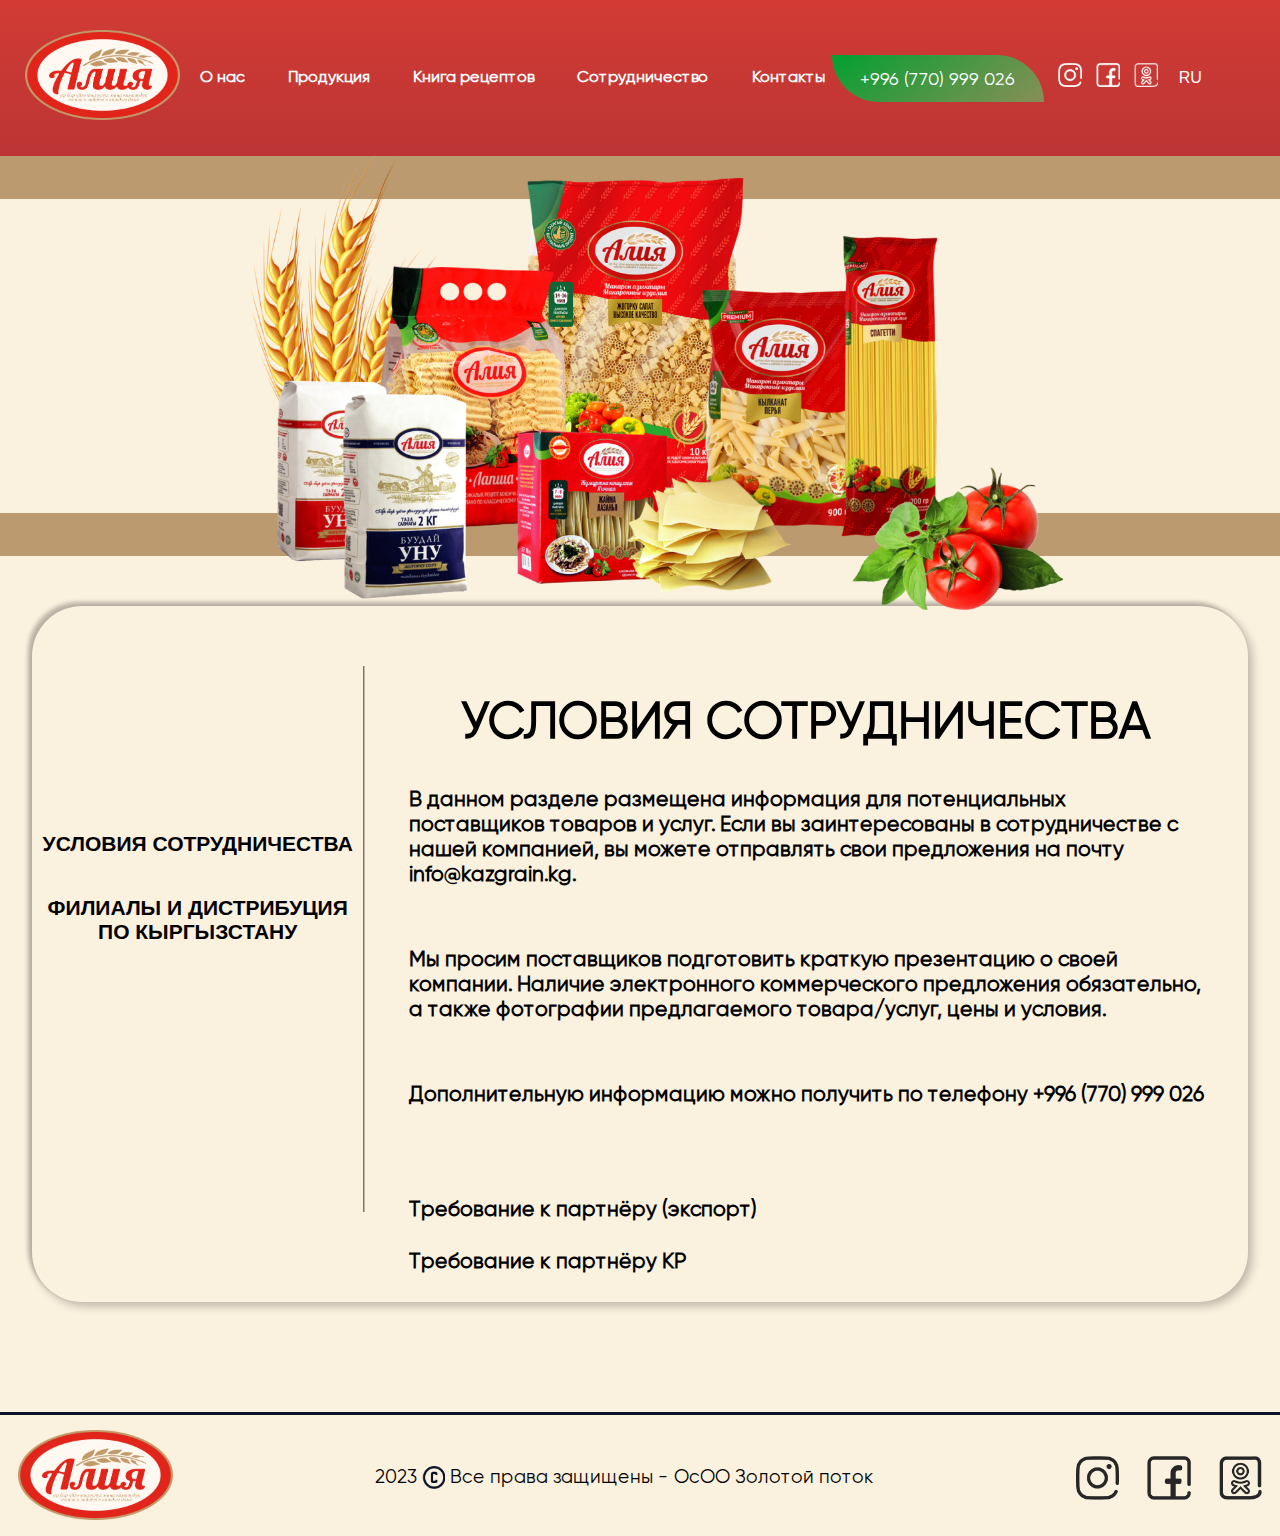
<file: partners.html>
<!DOCTYPE html>
<html lang="en">
<head>
    <meta charset="UTF-8">
    <meta http-equiv="X-UA-Compatible" content="IE=edge">
    <meta name="viewport" content="width=device-width, initial-scale=1.0">
    <title>Сотруднечество</title>
    <link rel="stylesheet" href="css/recipesCatalog.css">
</head>
<body>
    <header class="header">
        <nav class="navbar">
            <div class="nav_left">
                <div>
                    <a href="index.html"><img src="img/Frame 3.png" alt="" class="logo_img"></a>
                </div>
                <div class="hamburger_menu">
                    <input id="menu__toggle" type="checkbox" />
                    <label class="menu__btn" for="menu__toggle">
                        <span></span>
                    </label>
                    <ul class="nav">
                        <li class="nav_item item_1"><a href="index.html">О нас</a></li>
                        <li class="nav_item"><a href="product.html">Продукция</a></li>
                        <!-- <li class="recipe_nav_item"><a href="recipesCatalog.html" class="nav_link">Рецепты</a></li> -->
                        <li class="nav_item"><a href="recipesCatalog.html">Книга рецептов</a></li>
                        <li class="nav_item"><a href="partners.html" onclick="selectPart(1); ">Сотрудничество</a></li>
                        <li class="nav_item"><a href="index.html#footer_title">Контакты</a></li>
                    </ul>
                </div>
            </div>
            <div class="nav_right">
                <div class="nav_number"><p class="nav_number_p">+996 (770) 999 026</p></div>
                <a href="https://www.instagram.com/tm_aliya/" class="nav_icon"><img src="img/Vector (1).png" alt="" class="link_icon"></a>
                <a href="https://www.facebook.com/tm.aliya" class="nav_icon"><img src="img/Vector (2).png" alt="" class="link_icon"></a>
                <a href="https://ok.ru/group/60462459519057" class="nav_icon"><img src="img/Group 435.png" alt="" class="link_icon"></a>
                <div class="nav_dropdown">
                    <button class="nav_lang">RU</button>
                    <div class="nav_lang_cont"><button class="nav_lang_drop">KG</button></div>
                </div>
            </div>    
        </nav>
        <div class="header_line"></div>
    </header>

    <section class="partners_wrap">
        <img src="img/ЗДЖ 1.png" alt="" class="partners_img">
        <div class="partners_line"></div>
        <div class="partners_block">
            <div class="partners_left">
                <input class="partners_btn btn1" id="btn1" type="button" value="УСЛОВИЯ СОТРУДНИЧЕСТВА"/>
                <input class="partners_btn btn2" id="btn2" type="button" value="ФИЛИАЛЫ И ДИСТРИБУЦИЯ ПО КЫРГЫЗСТАНУ" >
            </div>
            <div class="partners_right" id="partners_right1">
                <h1 class="partners_title">УСЛОВИЯ СОТРУДНИЧЕСТВА</h1>
                <div class="partners_text_wrap">
                    <p class="partners_paraph">
                        В данном разделе размещена информация для потенциальных поставщиков товаров и услуг. Если вы заинтересованы в сотрудничестве с нашей компанией, вы можете отправлять свои предложения на почту info@kazgrain.kg.
                    </p>
                    <p class="partners_paraph">
                        Мы просим поставщиков подготовить краткую презентацию о своей компании. Наличие электронного коммерческого предложения обязательно, а также фотографии предлагаемого товара/услуг, цены и условия.
                    </p>
                    <span class="partners_under">Дополнительную информацию можно получить по телефону +996 (770) 999 026</span>
                    <span class="partners_span">Требование к партнёру (экспорт)</span>
                    <span class="partners_span">Требование к партнёру КР</span>
                </div>
            </div> 
            <div class="partners_right2" id="partners_right2">
                <h1 class="partners_title2">ФИЛИАЛЫ И ДИСТРИБУЦИЯ ПО КЫРГЫЗСТАНУ</h1>
                <table class="table">
                    <tr class="table_tr">
                        <th class="table_th">Регион</th>
                        <th class="table_th">Дистрибьютер</th>
                        <th class="table_th">Телефон</th>
                        <th class="table_th">Email</th>
                    </tr>
                    <tr class="table_tr">
                        <td class="table_td">Бишкек</td>
                        <td class="table_td">"ОсОО "Стар Дистрибьюшен Компани"</td>
                        <td class="table_td">0 709 167 627</td>
                        <td class="table_td">shtiber86@mail.ru</td>
                    </tr>
                    <tr class="table_tr">
                        <td class="table_td">Ош</td>
                        <td class="table_td">"ОсОО "ТЕСЛА Компани"</td>
                        <td class="table_td">0 555 147 428</td>
                        <td class="table_td">azik.us@mail.ru</td>
                    </tr>
                    <tr class="table_tr">
                        <td class="table_td">Талас</td>
                        <td class="table_td">ИП "Казакбаев""</td>
                        <td class="table_td">0 705 308 8177</td>
                        <td class="table_td">нет</td>
                    </tr>
                    <tr class="table_tr">
                        <td class="table_td">Кара-Балта</td>
                        <td class="table_td">Абдыралиев Арстан</td>
                        <td class="table_td">0 701 988 015</td>
                        <td class="table_td">abdyraliev2018@bk.ru</td>
                    </tr>
                    <tr class="table_tr">
                        <td class="table_td">Токмок, Балыкчы</td>
                        <td class="table_td">Жумабаев Эрнис</td>
                        <td class="table_td">0 701 033 260</td>
                        <td class="table_td">ernis_zhumabaev85@mail.ru</td>
                    </tr>
                    <tr class="table_tr">
                        <td class="table_td">Каракол, Чолпон-Ата</td>
                        <td class="table_td">Багышбеков Азамат</td>
                        <td class="table_td">0 701 088 808</td>
                        <td class="table_td">azamat_bt@mail.ru</td>
                    </tr>
                    <tr class="table_tr">
                        <td class="table_td">Кочкор</td>
                        <td class="table_td">Шейшенбеков Надыр</td>
                        <td class="table_td">0 701 818 180</td>
                        <td class="table_td">nadyr2021@mail.ru</td>
                    </tr>
                    <tr class="table_tr">
                        <td class="table_td">Бишкек</td>
                        <td class="table_td">ОсОО "Стар Дистрибьюшен Компани"</td>
                        <td class="table_td">0 709 167 627</td>
                        <td class="table_td">shtiber86@mail.ru</td>
                    </tr>
                    <tr class="table_tr">
                        <td class="table_td">Нарын</td>
                        <td class="table_td">Алимова Рашида</td>
                        <td class="table_td">0 772 520 668</td>
                        <td class="table_td">dika17@mail.ru</td>
                    </tr>
                    <tr class="table_tr">
                        <td class="table_td">Токтогул</td>
                        <td class="table_td">Кенешов Данияр</td>
                        <td class="table_td"> 0 501 031 319</td>
                        <td class="table_td">d.keneshovich@mail.ru</td>
                    </tr>
                    <tr class="table_tr">
                        <td class="table_td">Каракуль</td>
                        <td class="table_td">Тенизбек уулу Бусурманкул</td>
                        <td class="table_td">0 705 607 662</td>
                        <td class="table_td">busu.tenizbekov@mail.ru</td>
                    </tr>
                    <tr class="table_tr">
                        <td class="table_td">Кербен</td>
                        <td class="table_td">Тентимишов Ажыбай</td>
                        <td class="table_td">0 708 700 754</td>
                        <td class="table_td">tentimishov89@mail.ru</td>
                    </tr>
                    <tr class="table_tr">
                        <td class="table_td">Жалал-Абад</td>
                        <td class="table_td">Толонбеков Арлен</td>
                        <td class="table_td">0 700 885 521</td>
                        <td class="table_td">arlen.tolonbekov@bk.ru</td>
                    </tr>
                    <tr class="table_tr">
                        <td class="table_td">Узген</td>
                        <td class="table_td">Нурдинов Ардак</td>
                        <td class="table_td">0 776 230 510</td>
                        <td class="table_td">ardaknurdinov@mail.ru</td>
                    </tr>
                    <tr class="table_tr">
                        <td class="table_td">Кызыл-Кия</td>
                        <td class="table_td">Омурбаев Бакыт</td>
                        <td class="table_td">0 773 555 964</td>
                        <td class="table_td">bomurbaev@mail.ru</td>
                    </tr>
                </table>
            </div>
        </div>
    </section>

    <footer class="recipe_footer">
        <a href="index.html"><img src="img/Frame 3.png" alt="" class="logo_img"></a>
        <p class="footer_text">2023<img src="img/Vector (5).png" alt="" class="footer_icon">Все права защищены - ОсОО Золотой поток</p>
        <div class="footer_icon_wrap">
            <a href="https://www.instagram.com/tm_aliya/" class="footer_link"><img src="img/Vector (3).png" alt="" class="footer_recipe_icon"></a>
            <a href="https://www.facebook.com/tm.aliya" class="footer_link"><img src="img/Vector (4).png" alt="" class="footer_recipe_icon"></a>
            <a href="https://ok.ru/group/60462459519057" class="footer_link"><img src="img/Group 442.png" alt="" class="footer_recipe_icon"></a>
        </div>
    </footer>
    <script src="js/partners.js"></script>
</body>
</html>
</file>
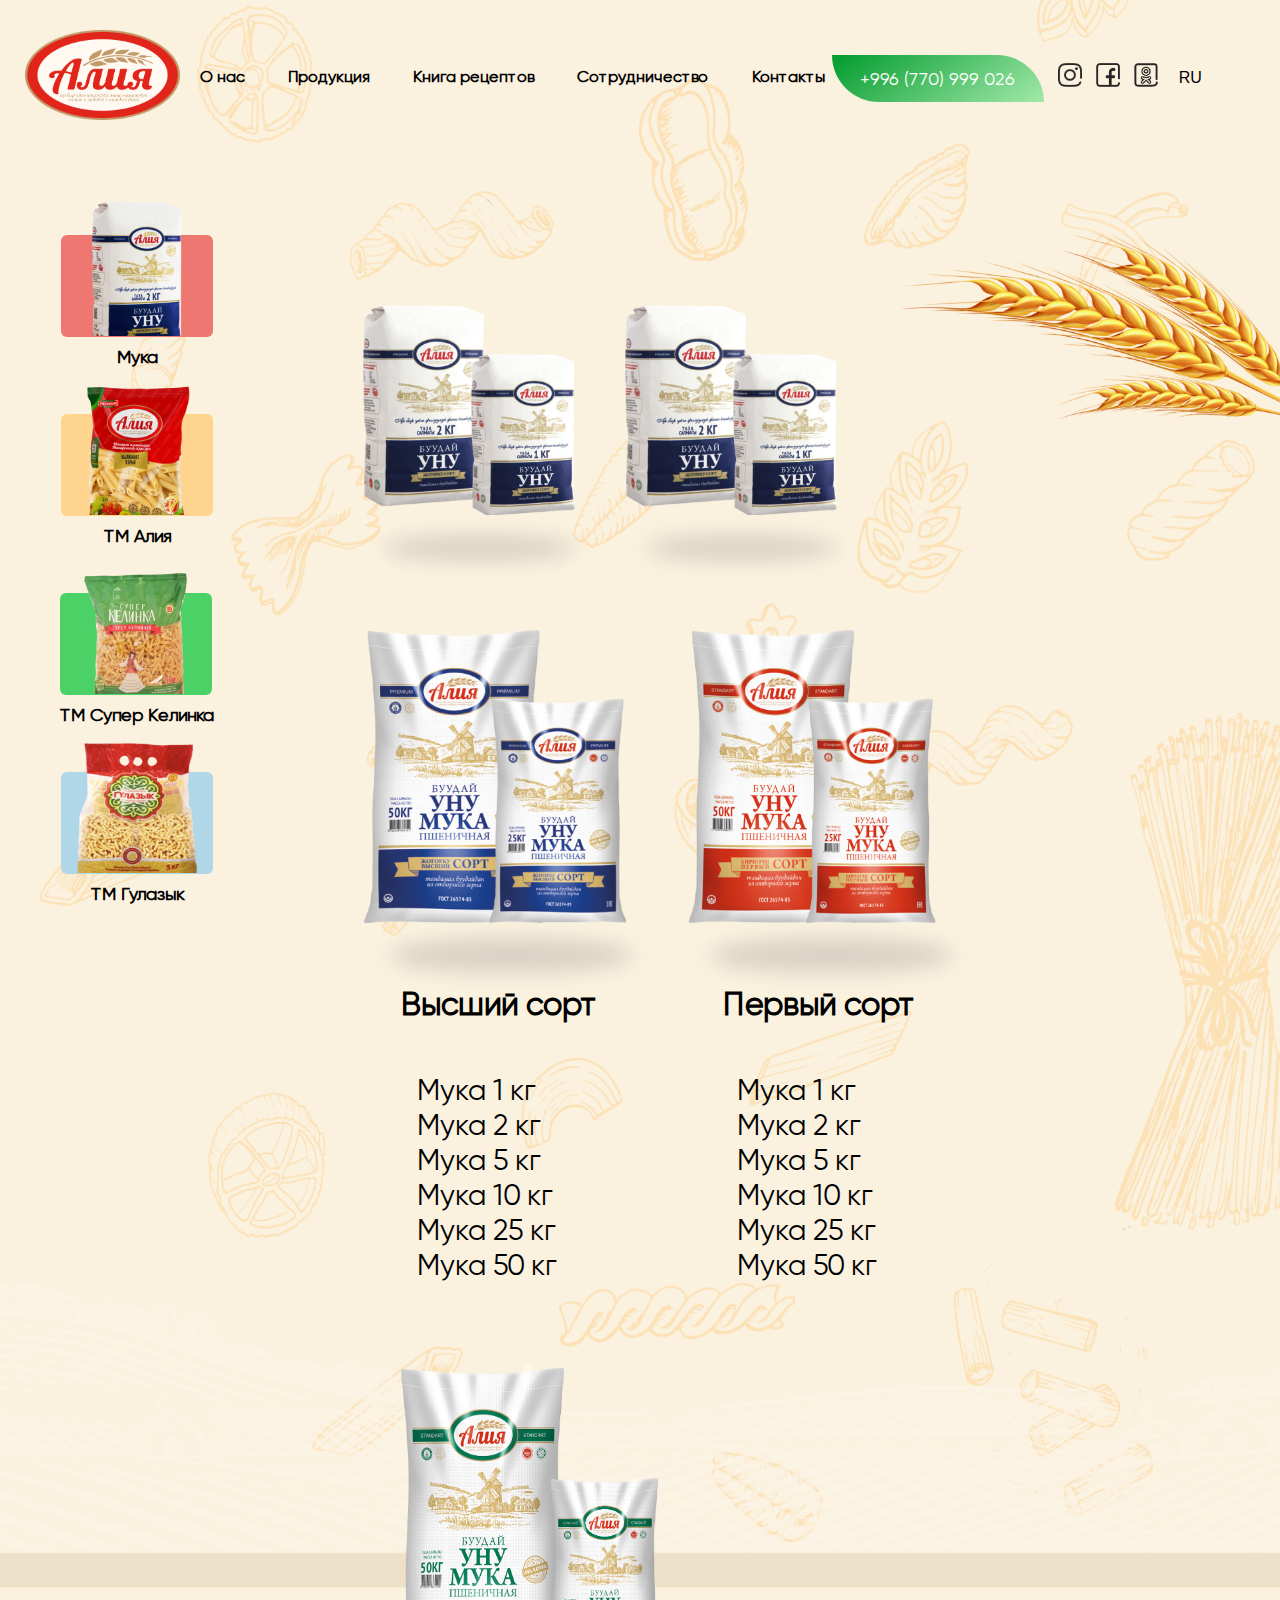
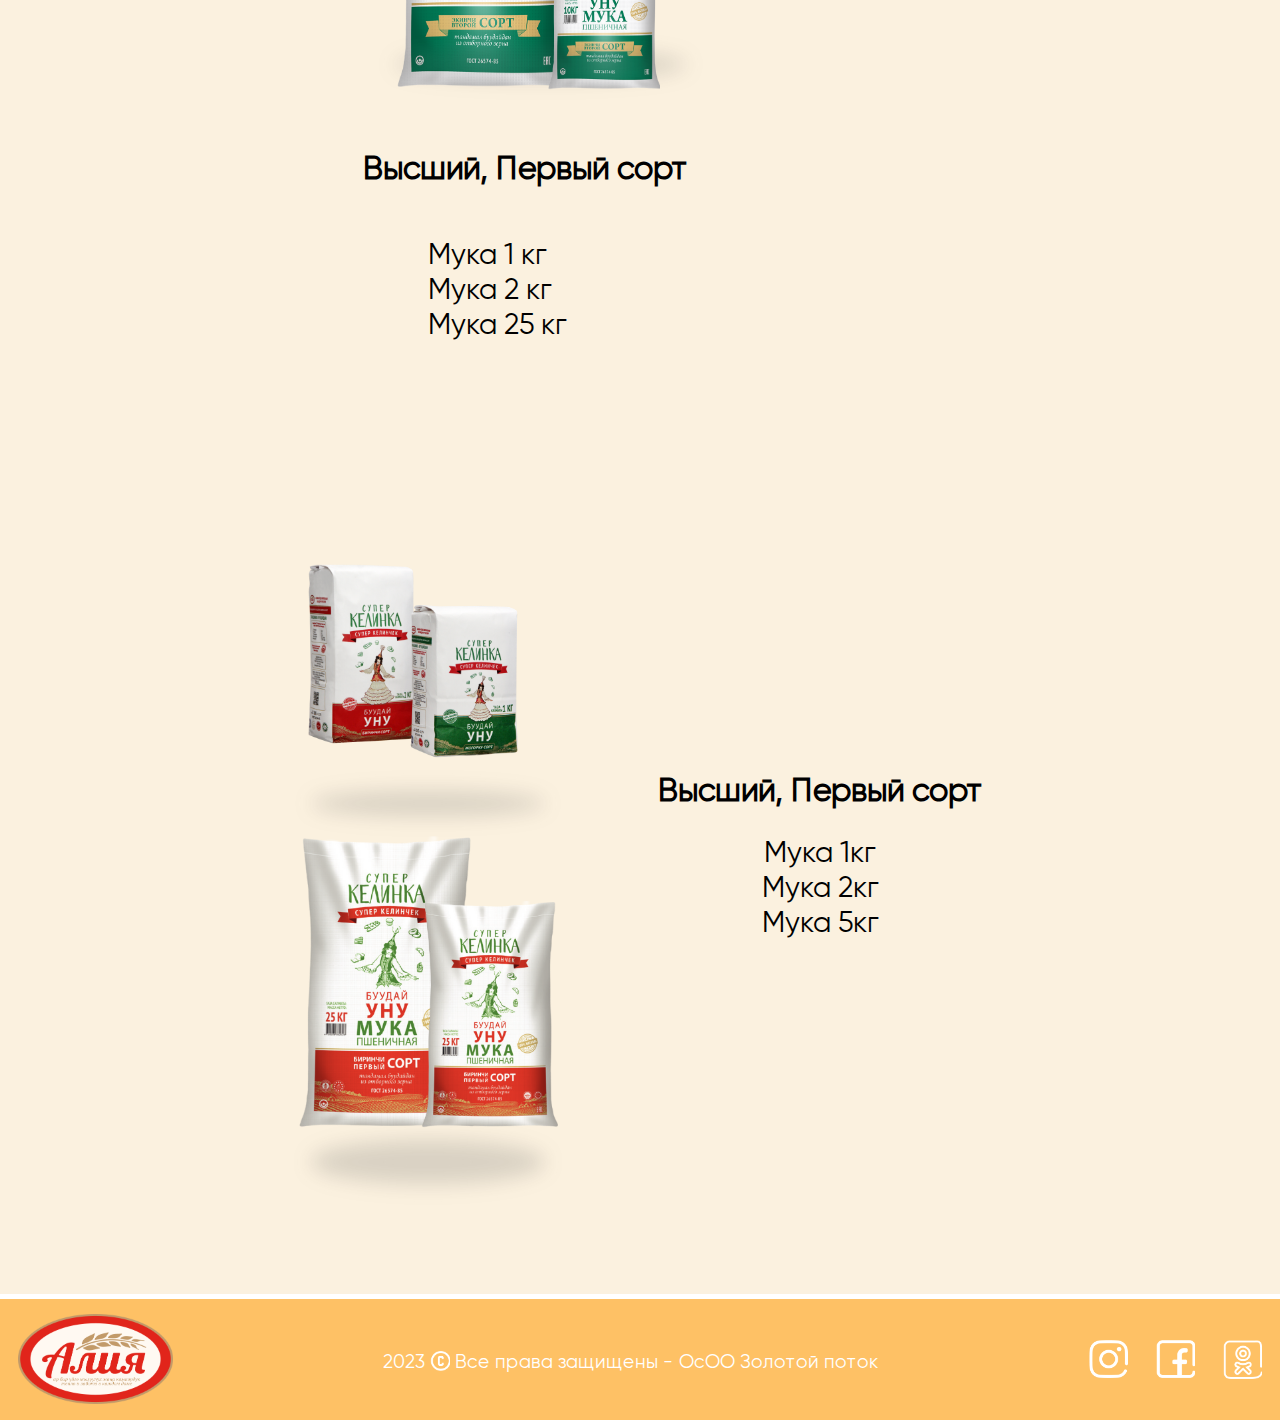
<file: product.html>
<!DOCTYPE html>
<html lang="en">
<head>
    <meta charset="UTF-8">
    <meta http-equiv="X-UA-Compatible" content="IE=edge">
    <meta name="viewport" content="width=device-width, initial-scale=1.0">
    <title>Продукция</title>
    <link rel="stylesheet" href="css/product.css">
</head>
<body>
    <header class="header">
        <nav class="navbar">
            <div class="nav_left">
                <div>
                    <a href="index.html"><img src="img/Frame 3.png" alt="" class="logo_img"></a>
                </div>
                <div class="hamburger_menu">
                    <input id="menu__toggle" type="checkbox" />
                    <label class="menu__btn" for="menu__toggle">
                        <span></span>
                    </label>
                    <ul class="nav">
                        <li class="nav_item item_1"><a href="index.html">О нас</a></li>
                        <li class="nav_item"><a href="product.html">Продукция</a></li>
                        <li class="nav_item"><a href="recipesCatalog.html">Книга рецептов</a></li>
                        <li class="nav_item"><a href="partners.html" onclick="selectPart(1);">Сотрудничество</a></li>
                        <li class="nav_item"><a href="index.html#footer_title">Контакты</a></li>
                    </ul>
                </div>
            </div>
            <div class="nav_right">
                <div class="nav_number"><p class="nav_number_p">+996 (770) 999 026</p></div>
                <a href="https://www.instagram.com/tm_aliya/" class="nav_icon"><img src="img/Vector (3).png" alt="" class="nav_img"></a>
                <a href="https://www.facebook.com/tm.aliya " class="nav_icon"><img src="img/Vector (4).png" alt="" class="nav_img"></a>
                <a href="https://ok.ru/group/60462459519057" class="nav_icon"><img src="img/Group 442.png" alt="" class="nav_img"></a>
                <div class="nav_dropdown">
                    <button class="nav_lang">RU</button>
                    <div class="nav_lang_cont"><button class="nav_lang_drop">KG</button></div>
                </div>
            </div>    
        </nav>
        <div class="header_line"></div>
    </header>
    <section class="product">
        <div class="product_wrapper">
            <div class="product_category">
                <div class="category_item" id="flour">
                    <div class="item_back">
                        <img src="img/Layer 2 3.png" alt="" class="item_img first">
                    </div>
                    <span class="category_span">Мука</span>
                </div>
                <div class="category_item" id="aliya">
                    <div class="item_back">
                        <img src="img/перья 2.png" alt="" class="item_img">
                    </div>
                    <span class="category_span">ТМ Алия</span>
                </div>
                <div class="category_item" id="kelin">
                    <div class="item_back">
                        <img src="img/kelin (2).png" alt="" class="item_img">
                    </div>
                    <span class="category_span">ТМ Супер Келинка</span>
                </div>
                <div class="category_item" id="gulazyk">
                    <div class="item_back">
                        <img src="img/1яф 1.png" alt="" class="item_img">
                    </div>
                    <span class="category_span">ТМ Гулазык</span>
                </div>
            </div>
            <img src="img/7п 1.png" alt="" class="flour_img">
            <div class="product_flour">
                <div class="product_card_wrap">
                    <div class="product_card product_card_first">
                        <img src="img/Group 455.png" alt="Product 1" class="product_img_mini">
                    </div>
                    <div class="product_card product_card_first">
                        <img src="img/Group 455.png" alt="Product 2" class="product_img_mini">
                    </div>
                </div>
                <div class="product_card_block">
                    <div class="product_card product_card_second">
                        <img src="img/12331 3.png" alt="Product 4" class="product_img">
                        <h3 class="product_title">Высший сорт</h3>
                        <ul class="product_list">
                            <li class="product_item">Мука  1 кг</li>
                            <li class="product_item">Мука  2 кг</li>
                            <li class="product_item">Мука  5 кг</li>
                            <li class="product_item">Мука  10 кг</li>
                            <li class="product_item">Мука  25 кг</li>
                            <li class="product_item">Мука  50 кг</li>
                        </ul>
                    </div>
                    <div class="product_card product_card_second">
                        <img src="img/12331 5.png" alt="Product 5" class="product_img">
                        <h3 class="product_title">Первый сорт</h3>
                        <ul class="product_list">
                            <li class="product_item">Мука  1 кг</li>
                            <li class="product_item">Мука  2 кг</li>
                            <li class="product_item">Мука  5 кг</li>
                            <li class="product_item">Мука  10 кг</li>
                            <li class="product_item">Мука  25 кг</li>
                            <li class="product_item">Мука  50 кг</li>
                        </ul>
                    </div>
                    <div class="product_card product_card_second">
                        <img src="img/Group 456.png" alt="Product 6" class="product_img">
                        <h3 class="product_title">Высший, Первый сорт</h3>
                        <ul class="product_list">
                            <li class="product_item">Мука  1 кг</li>
                            <li class="product_item">Мука  2 кг</li>
                            <li class="product_item">Мука  25 кг</li>
                        </ul>
                    </div>
                </div>
            </div>

            <div class="softWheat">
                <div class="softWheat_title_block"><span class="softWheat_title">Мягкие сорта пшеницы</span></div>
                <div class="softWheat_card">
                    <h2 class="softWheat_name">МАКАРОНЫ</h2>
                    <div class="softWheat_img_block">
                        <img src="img/7г 1.png" alt="" class="softWheat_img">
                    </div>
                </div>
                <div class="softWheat_wrapper">
                    <div class="softWheat_block">
                        <span class="softWheat_text">Макароны 1 кг</span>
                        <span class="softWheat_text">Макароны 3 кг</span>
                    </div>
                    <div class="softWheat_block">
                        <span class="softWheat_text">Макароны 5 кг </span>
                        <span class="softWheat_text">Макароны 10 кг</span>
                    </div>    
                </div>         
            </div>

            <div class="gulazyk">
                <h2 class="gulazyk_title_block">ТМ ГYЛАЗЫК</h2>
                <div class="softWheat_card gulazyk_card">
                    <h2 class="softWheat_name">МАКАРОНЫ</h2>
                    <div class="gulazyk_img_block">
                        <img src="img/09 1.png" alt="" class="softWheat_img">
                    </div>
                </div>
                    <div class="gulazyk_block">
                        <span class="softWheat_text">Макароны 3 кг</span>
                        <span class="softWheat_text">Макароны 5 кг</span>
                        <span class="softWheat_text">Макароны 10 кг</span>
                    </div>
            </div>
            
            <div class="hardWheat">
                <h2 class="hardWheat_title">Твердые сорта пшеницы</h2>
                <div class="hardWheat_card">
                    <h2 class="softWheat_name hardWheat_name">МАКАРОНЫ</h2>
                    <div class="hardWheat_img_block">
                        <img src="img/1ф 1.png" alt="" class="softWheat_img hardWheat_img">
                    </div>
                </div>
                    <div class="hardWheat_block">
                        <span class="hardWheat_text">Макароны 400 гр</span>
                        <span class="hardWheat_text">Макароны 900 гр</span>
                    </div>
            </div>

            <img src="img/1с 1.png" alt="" class="hardWheat_img_pos">
            

            <div class="pasta">
                <h2 class="pasta_title">Виды макарон</h2>
                <div class="pasta_wrapper">
                    <div class="pasta_block">
                        <img src="img/Mask group.png" alt="" class="pasta_img">
                        <span class="pasta_text">перья</span>
                    </div>
                    <div class="pasta_block">
                        <img src="img/Mask group (1).png" alt="" class="pasta_img">
                        <span class="pasta_text">витки</span>
                    </div>
                    <div class="pasta_block">
                        <img src="img/Mask group (2).png" alt="" class="pasta_img">
                        <span class="pasta_text">вермишель</span>
                    </div>
                    <div class="pasta_block">
                        <img src="img/Mask group (3).png" alt="" class="pasta_img">
                        <span class="pasta_text">жар.вермишель</span>
                    </div>
                    <div class="pasta_block">
                        <img src="img/Mask group (8).png" alt="" class="pasta_img">
                        <span class="pasta_text">спиральки</span>
                    </div>
                    <div class="pasta_block">
                        <img src="img/Mask group (9).png" alt="" class="pasta_img">
                        <span class="pasta_text">рожки</span>
                    </div>
                    <div class="pasta_block">
                        <img src="img/Mask group (4).png" alt="" class="pasta_img">
                        <span class="pasta_text">колечки</span>
                    </div>
                    <div class="pasta_block">
                        <img src="img/Mask group (5).png" alt="" class="pasta_img">
                        <span class="pasta_text">трубочки</span>
                    </div>
                    <div class="pasta_block">
                        <img src="img/Mask group (6).png" alt="" class="pasta_img">
                        <span class="pasta_text">ромашка</span>
                    </div>
                    <div class="pasta_block">
                        <img src="img/Mask group (7).png" alt="" class="pasta_img">
                        <span class="pasta_text">ракушки</span>
                    </div>
                </div>  
            </div>
         </div>

         <div class="sort">
            <div class="sort_img_wrap">
                <div class="sort_img_block">
                    <img src="img/Group 457.png" alt="" class="sort_img">
                </div>
                <div class="sort_img_block">
                    <img src="img/9ся 1.png" alt="" class="sort_img_last">
                </div>
            </div>
            <div class="sort_text_wrap">
                <h2 class="sort_title">Высший, Первый сорт</h2>
                <span class="sort_text">Мука 1кг</span>
                <span class="sort_text">Мука 2кг</span>
                <span class="sort_text">Мука 5кг</span>
            </div>
         </div>

            <div class="macarons">
                <div class="macarons_img_wrap">
                    <img src="img/1м 1.png" alt="" class="macarons_img">
                </div>
                <div class="macarons_text_wrap">
                    <span class="macarons_text">Макароны 2 кг</span>
                    <span class="macarons_text">Макароны 3 кг</span>
                    <span class="macarons_text">Макароны 5 кг</span>
                    <span class="macarons_text">Макароны 10 кг</span>
                </div>
            </div>
         <div class="spaghetti_wrap">
            <div class="spaghetti">
                <div class="spaghetti_card_wrap">
                    <h2 class="title_name">СПАГЕТТИ - ЛИНГВИНИ</h2>
                    <div class="spaghetti_card">
                        <div class="spaghetti_img_block">
                            <img src="img/1234 1.png" alt="" class="spaghetti_img">
                        </div>
                        <div class="spaghetti_text_wrap">
                            <span class="spaghetti_text">Спагетти 400 гр</span>
                            <span class="spaghetti_text">Спагетти 700 гр</span>
                        </div>
                    </div>
                </div>  
                <div class="spaghetti_card">
                    <div class="spaghetti_img_block">
                        <img src="img/121 1.png" alt="" class="spaghetti_img">
                    </div>
                    <div class="spaghetti_text_wrap">
                        <span class="spaghetti_text">Лингивни 400 гр</span>
                        <span class="spaghetti_text">Лингивни 700 гр</span>
                    </div>
                </div>  
                <div class="spaghetti_card">
                    <div class="spaghetti_img_block">
                        <img src="img/00 1.png" alt="" class="spaghetti_img last-spaghetti-img">
                    </div>
                    <div class="spaghetti_text_wrap">
                        <span class="spaghetti_text">Спагетти 2 кг</span>
                        <span class="spaghetti_text">Спагетти 5 кг</span>
                    </div>
                </div>  
            </div>
            <div class="lasagna">
                <h2 class="title_name">ЖАЙМА - ЛАЗАНЬЯ</h2>
                <div class="lasagna_img_block">
                    <img src="img/1ц 1.png" alt="" class="lasagna_img">
                </div>
                <div class="lasagna_card">
                    <span class="lasagna_text">Лазанья 300 гр</span>
                    <span class="lasagna_text">Лазанья 5 кг</span>
                    <img src="img/к5 1.png" alt="" class="lasagna_img last-lasagna-img">
                </div>
            </div>
            <div class="noodles">
                <h2 class="title_name">КЕСМЕ - ЛАПША</h2>
                <div class="noodles_img_block">
                    <img src="img/1у 1.png" alt="" class="noodles_img">
                </div>
                <div class="noodles_card">
                    <div class="noodles_text_wrap">
                        <div class="noodles_text_block">
                            <span class="noodles_text">Лапша Китлап 1 кг</span>
                            <span class="noodles_text">Лапша Китлап 3 кг</span>
                        </div>
                        <div class="noodles_text_block">
                            <span class="noodles_text">Лапша Китлап 5 кг</span>
                            <span class="noodles_text">Лапша Китлап 10 кг</span>
                        </div>
                    </div>
                    
                    <img src="img/1к 1.png" alt="" class="noodles_img">
                    
                </div>
            </div>
        </div>
        <div class="kesme">
            <div class="kesme_wrapper">
                <h2 class="kesme_title">КӨЧМӨН КЕСМЕ - ЛАПША КОЧЕВНИК</h2>
                <div class="kesme_img_block">
                    <img src="img/ХЗ 1.png" alt="" class="kesme_img">
                </div>
            </div>
        </div>
         <img src="img/7п 1.png" alt="" class="wheat_img">
        <div class="softWheat softWheat_kitlap">
            <div class="softWheat_card kitlap_card">
                <h2 class="softWheat_name">МАКАРОНЫ</h2>
                <div class="soft_img_block">
                    <img src="img/7и 1.png" alt="" class="softWheat_img soft_img">
                </div>
            </div>
            <div class="softWheat_wrapper kitlap_wrapper">
                <div class="softWheat_block kitlap_block">
                    <span class="softWheat_text">Лапша Китлап 1,2 кг</span>
                    <span class="softWheat_text">Лапша Китлап 3 кг </span>
                </div>
                <div class="softWheat_block kitlap_block">
                    <span class="softWheat_text">Лапша Китлап 5 кг</span>
                    <span class="softWheat_text">Лапша Китлап 10 кг</span>
                </div>   
            </div>         
        </div>
    </section>

    <footer class="recipe_footer">
        <a href="index.html"><img src="img/Frame 3.png" alt="" class="logo_img"></a>
        <p class="footer_text">2023<img src="img/Vector.png" alt="" class="footer_icon">Все права защищены - ОсОО Золотой поток</p>
        <div class="footer_icon_wrap">
            <a href="https://www.instagram.com/tm_aliya/" class="footer_link"><img src="img/Vector (1).png" alt="" class="footer_recipe_icon"></a>
            <a href="https://www.facebook.com/tm.aliya " class="footer_link"><img src="img/Vector (2).png" alt="" class="footer_recipe_icon"></a>
            <a href="https://ok.ru/group/60462459519057" class="footer_link"><img src="img/Group 435.png" alt="" class="footer_recipe_icon"></a>
        </div>
    </footer>
    <script src="js/product.js"></script>
    <script>
        function selectPart(partNumber) {
            localStorage.setItem('selectedPart', partNumber);
        }
    </script>
</body>
</html>
</file>
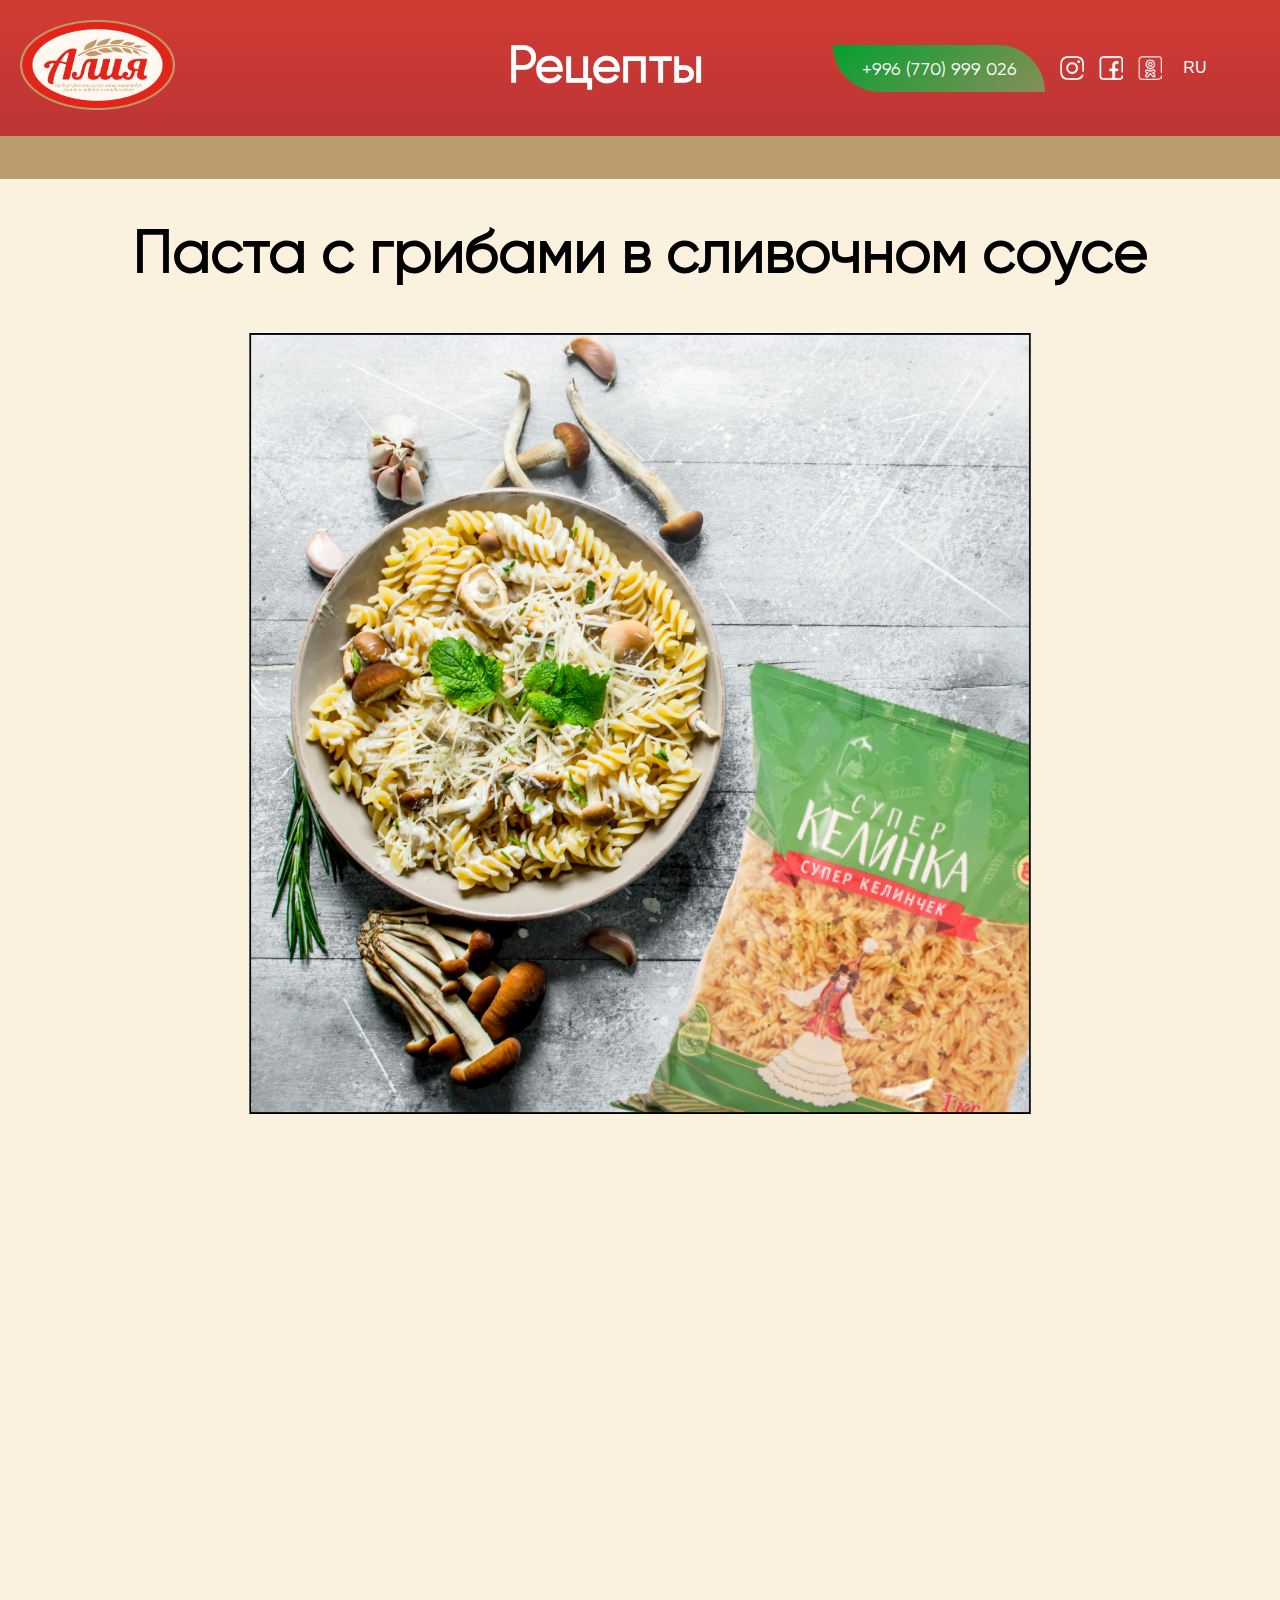
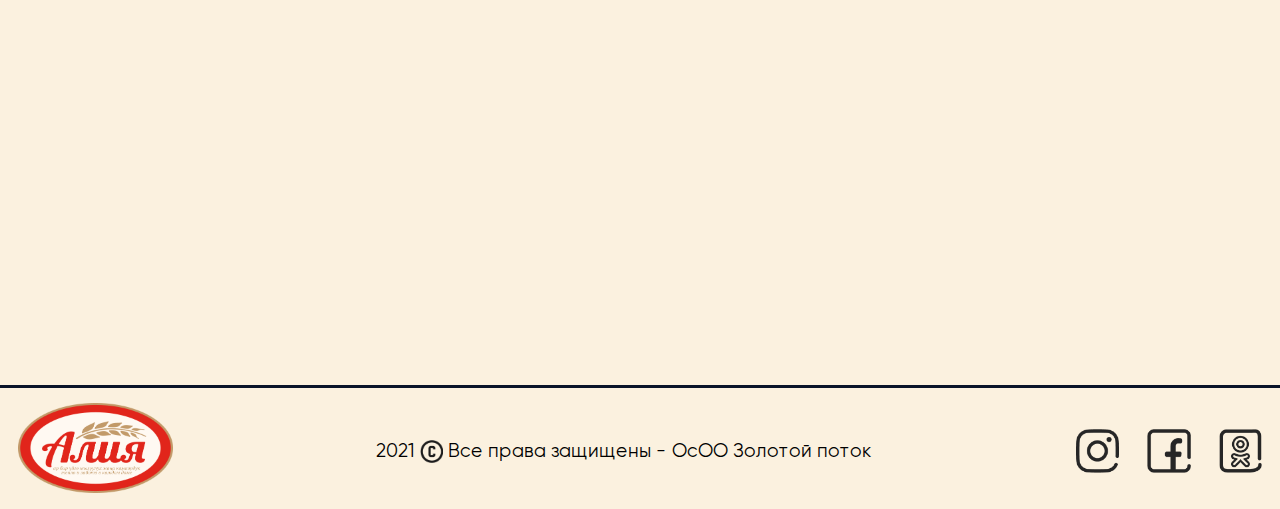
<file: recipe.html>
<!DOCTYPE html>
<html lang="en">
<head>
    <meta charset="UTF-8">
    <meta http-equiv="X-UA-Compatible" content="IE=edge">
    <meta name="viewport" content="width=device-width, initial-scale=1.0">
    <title>Реценты</title>
    <link rel="stylesheet" href="css/recipes.css">
</head>
<body>
    <header class="header">
        <nav class="navbar">
            <div class="nav_left">
                <div>
                    <a href="index.html"><img src="img/Frame 3.png" alt="" class="logo_img"></a>
                </div>
                <div class="hamburger_menu">
                    <input id="menu__toggle" type="checkbox" />
                    <label class="menu__btn" for="menu__toggle">
                        <span></span>
                    </label>
                    <ul class="nav">
                        <li class="nav_item item_1"><a href="index.html">О нас</a></li>
                        <li class="nav_item"><a href="product.html">Продукция</a></li>
                        <li class="recipe_nav_item"><a href="recipesCatalog.html" class="nav_link">Рецепты</a></li>
                        <li class="nav_item"><a href="recipesCatalog.html">Книга рецептов</a></li>
                        <li class="nav_item"><a href="partners.html" onclick="selectPart(1);">Сотрудничество</a></li>
                        <li class="nav_item"><a href="index.html#footer_title">Контакты</a></li>
                    </ul>
                </div>
            </div>
            <div class="nav_right">
                <div class="nav_number"><p class="nav_number_p">+996 (770) 999 026</p></div>
                <a href="https://www.instagram.com/tm_aliya/" class="nav_icon"><img src="img/Vector (1).png" alt="" class="nav_icon"></a>
                <a href="https://www.facebook.com/tm.aliya" class="nav_icon"><img src="img/Vector (2).png" alt="" class="nav_icon"></a>
                <a href="https://ok.ru/group/60462459519057" class="nav_icon"><img src="img/Group 435.png" alt="" class="nav_icon"></a>
                <div class="nav_dropdown">
                    <button class="nav_lang">RU</button>
                    <div class="nav_lang_cont"><button class="nav_lang_drop">KG</button></div>
                </div>
            </div>    
        </nav>
        <div class="header_line"></div>
    </header>
    <section class="content">
        <h1 class="recipe_title">Паста с грибами в сливочном соусе</h1>
        <img src="img/Frame 163 1.jpg" alt="" class="recipe_img">
        <div class="cont_text_wrap">
            <span class="recipe_text">Ингредиенты:</span>
            <p class="recipe_paraph">Спиральки от ТМ Супер Келинка - 250 гр <br/>Куриное филе - 300 г <br/>Лук репчатый -1 шт<br/> Чеснок - 3 зубчика<br/>Сливки 10% - 150 мл.<br/> Растительное масло 2 столовой ложки <br/>Черный перец, соль, зелень - по вкусу</p>
            <span class="recipe_text">Приготовление:</span>
            <p class="recipe_paraph">Спиральки сварить до готовности в подсоленной воде. Пока они варятся, приготовить вкусный и сытный соус
            В сковородке разогреть масло. Куриное филе нарезать небольшими кубиками. Обжарить в течение 2–3 минут, помешивая.
            Лук и чеснок нарезать кубиками и добавить в сковородку. Добавить соль по вкусу. Готовить все вместе 5 минут. Затем влить немного воды и потушить мясо со специями еще 5 минут.
            Влить 10% сливки, убавить огонь и довести до готовности (5 минут обычно достаточно). На тарелку выложить спиральки, сверху — курочку в соусе, украсить зеленью и черным перцем.
            </p>
            <span class="recipe_under_text">Приятного аппетита</span>
        </div>
    </section>
    <footer class="recipe_footer">
        <a href="index.html"><img src="img/Frame 3.png" alt="" class="logo_img"></a>
        <p class="footer_text">2021<img src="img/Vector (8).png" alt="" class="footer_icon">Все права защищены - ОсОО Золотой поток</p>
        <div class="footer_icon_wrap">
            <a href="https://www.instagram.com/tm_aliya/" class="footer_link"><img src="img/Vector (3).png" alt="" class="footer_recipe_icon"></a>
            <a href="https://www.facebook.com/tm.aliya " class="footer_link"><img src="img/Vector (4).png" alt="" class="footer_recipe_icon"></a>
            <a href="https://ok.ru/group/60462459519057" class="footer_link"><img src="img/Group 442.png" alt="" class="footer_recipe_icon"></a>
        </div>
    </footer>
    <script>
        function selectPart(partNumber) {
            localStorage.setItem('selectedPart', partNumber);
        }
    </script>
</body>
</html>
</file>
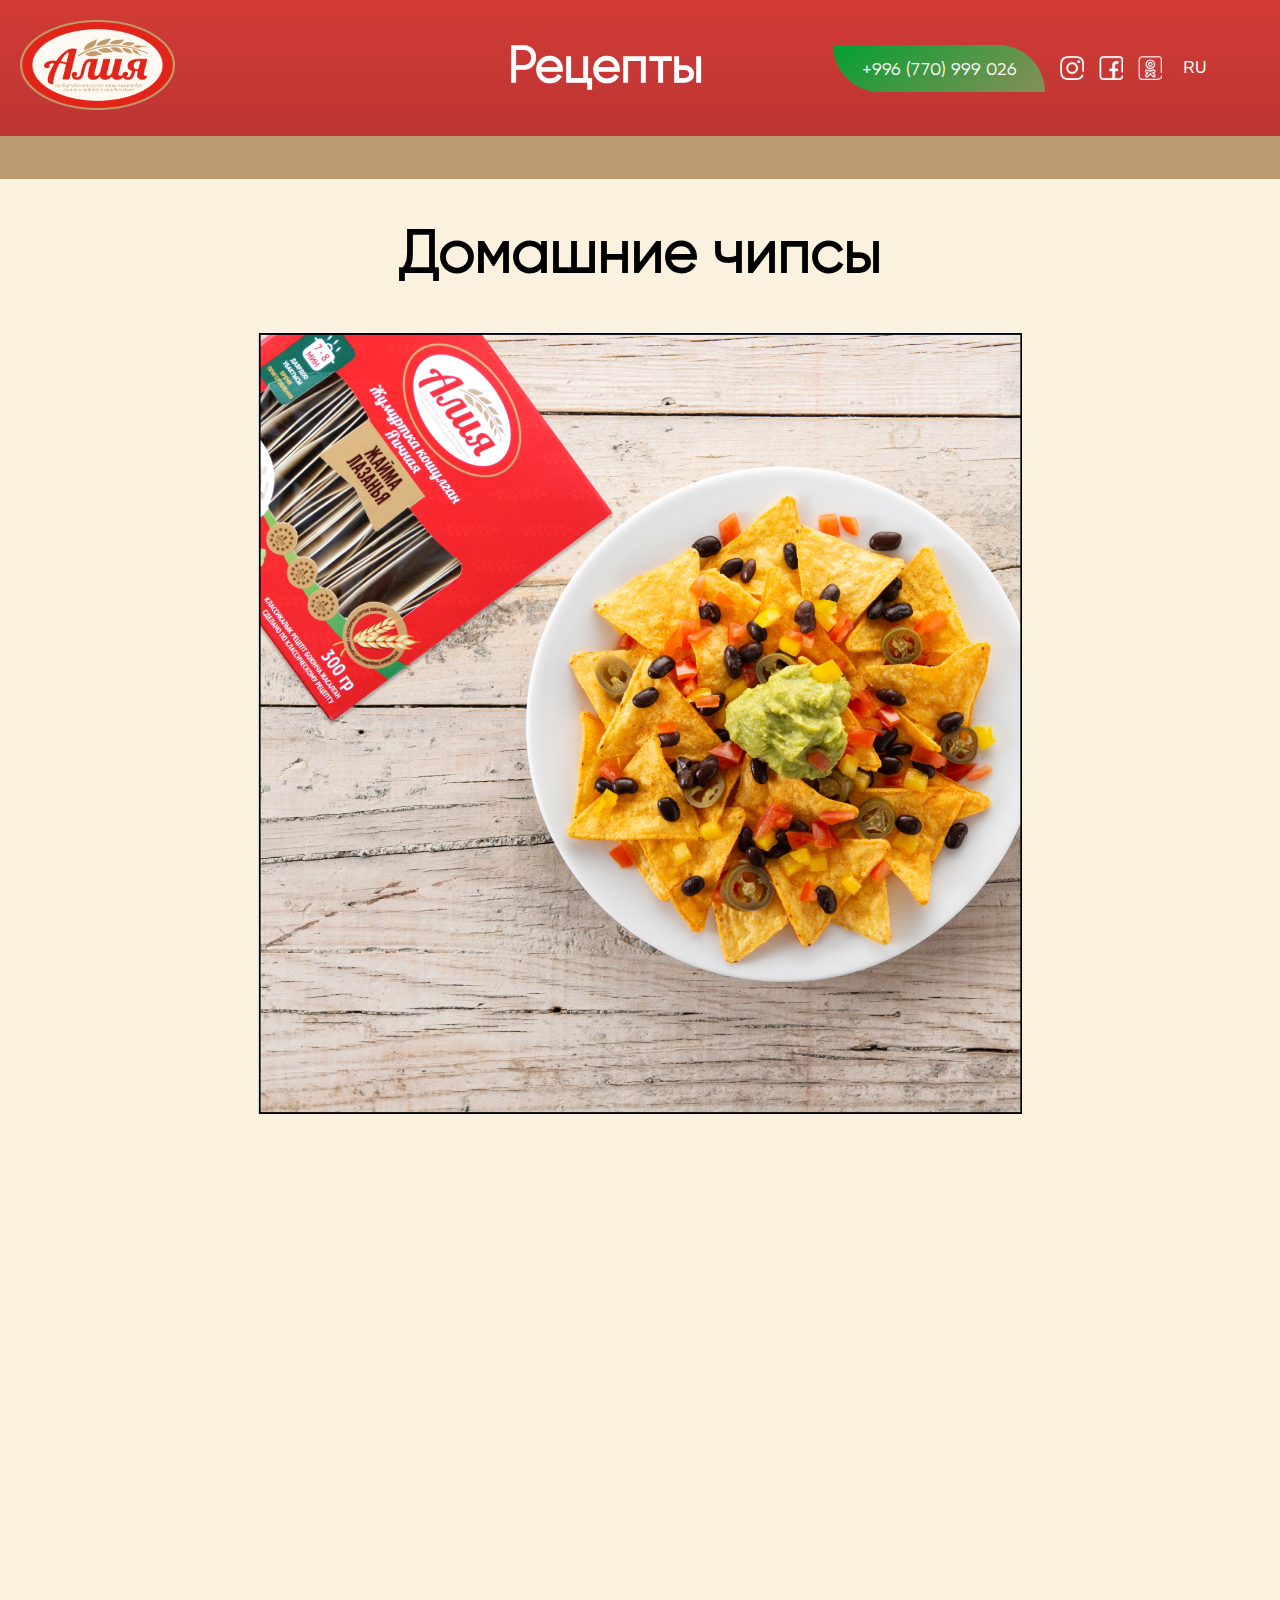
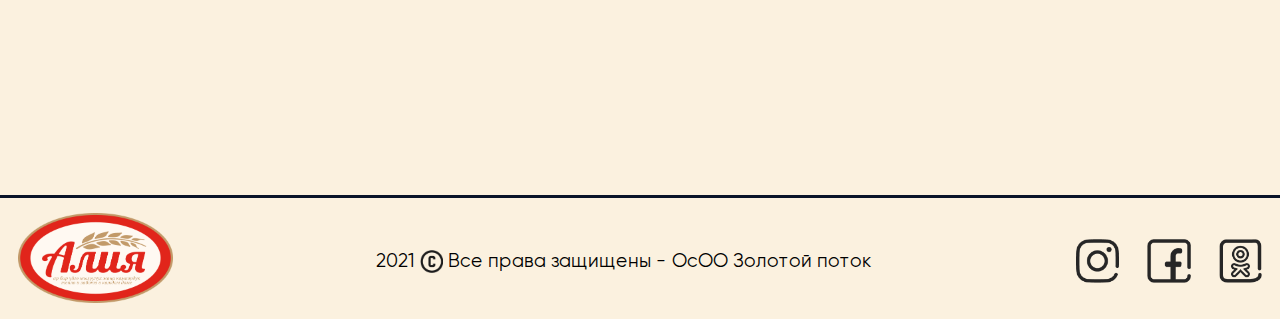
<file: recipe2.html>
<!DOCTYPE html>
<html lang="en">
<head>
    <meta charset="UTF-8">
    <meta http-equiv="X-UA-Compatible" content="IE=edge">
    <meta name="viewport" content="width=device-width, initial-scale=1.0">
    <title>Рецепты</title>
    <link rel="stylesheet" href="css/recipes.css">
</head>
<body>
    <header class="header">
        <nav class="navbar">
            <div class="nav_left">
                <div>
                    <a href="index.html"><img src="img/Frame 3.png" alt=""class="logo_img"></a>
                </div>
                <div class="hamburger_menu">
                    <input id="menu__toggle" type="checkbox" />
                    <label class="menu__btn" for="menu__toggle">
                        <span></span>
                    </label>
                    <ul class="nav">
                        <li class="nav_item item_1"><a href="index.html">О нас</a></li>
                        <li class="nav_item"><a href="product.html">Продукция</a></li>
                        <li class="recipe_nav_item"><a href="recipesCatalog.html" class="nav_link">Рецепты</a></li>
                        <li class="nav_item"><a href="recipesCatalog.html">Книга рецептов</a></li>
                        <li class="nav_item"><a href="partners.html" onclick="selectPart(1);">Сотрудничество</a></li>
                        <li class="nav_item"><a href="index.html#footer_title">Контакты</a></li>
                    </ul>
                </div>
            </div>
            <div class="nav_right">
                <div class="nav_number"><p class="nav_number_p">+996 (770) 999 026</p></div>
                <a href="https://www.instagram.com/tm_aliya/" class="nav_icon"><img src="img/Vector (1).png" alt="" class="nav_icon"></a>
                <a href="https://www.facebook.com/tm.aliya" class="nav_icon"><img src="img/Vector (2).png" alt="" class="nav_icon"></a>
                <a href="https://ok.ru/group/60462459519057" class="nav_icon"><img src="img/Group 435.png" alt="" class="nav_icon"></a>
                <div class="nav_dropdown">
                    <button class="nav_lang">RU</button>
                    <div class="nav_lang_cont"><button class="nav_lang_drop">KG</button></div>
                </div>
            </div>    
        </nav>
        <div class="header_line"></div>
    </header>
    <section class="content">
        <h1 class="recipe_title">Домашние чипсы</h1>
        <img src="img/Frame 148 1.jpg" alt="" class="recipe_img">
        <div class="cont_text_wrap">
            <span class="recipe_text">Ингредиенты:</span>
            <p class="recipe_paraph">Жайма от ТМ Алия — 400 г <br/> Мука ТМ Алия высшего сорта — 4 столовые ложки <br/>Твёрдый сыр — 50 г <br/>Масло растительное — для жарки <br/>Копчёная паприка — по вкусу<br/> Соль, перец — по вкусу⠀</p>
            <span class="recipe_text">Приготовление:</span>
            <p class="recipe_paraph">
                Отвариваем Жайма от ТМ Алия альденте, сливаем воду. Нагреваем глубокую сковороду и добавляем растительное масло. Обваливаем жайма в муке и опускаем жариться в масле до золотистой корочки. Выкладываем наши чипсы на бумажное полотенце и приступаем к специям. Посыпаем тёртым сыром, паприкой, перцем. Остужаем чипсы и подаём с любимым соусом
            </p>
            <span class="recipe_under_text">Приятного аппетита</span>
        </div>
    </section>
    <footer class="recipe_footer">
        <a href="index.html"><img src="img/Frame 3.png" alt="" class="logo_img"></a>
        <p class="footer_text">2021<img src="img/Vector (8).png" alt="" class="footer_icon">Все права защищены - ОсОО Золотой поток</p>
        <div class="footer_icon_wrap">
            <a href="https://www.instagram.com/tm_aliya/" class="footer_link"><img src="img/Vector (3).png" alt="" class="footer_recipe_icon"></a>
            <a href="https://www.facebook.com/tm.aliya " class="footer_link"><img src="img/Vector (4).png" alt="" class="footer_recipe_icon"></a>
            <a href="https://ok.ru/group/60462459519057" class="footer_link"><img src="img/Group 442.png" alt="" class="footer_recipe_icon"></a>
        </div>
    </footer>
    <script>
        function selectPart(partNumber) {
            localStorage.setItem('selectedPart', partNumber);
        }
    </script>
</body>
</html>
</file>
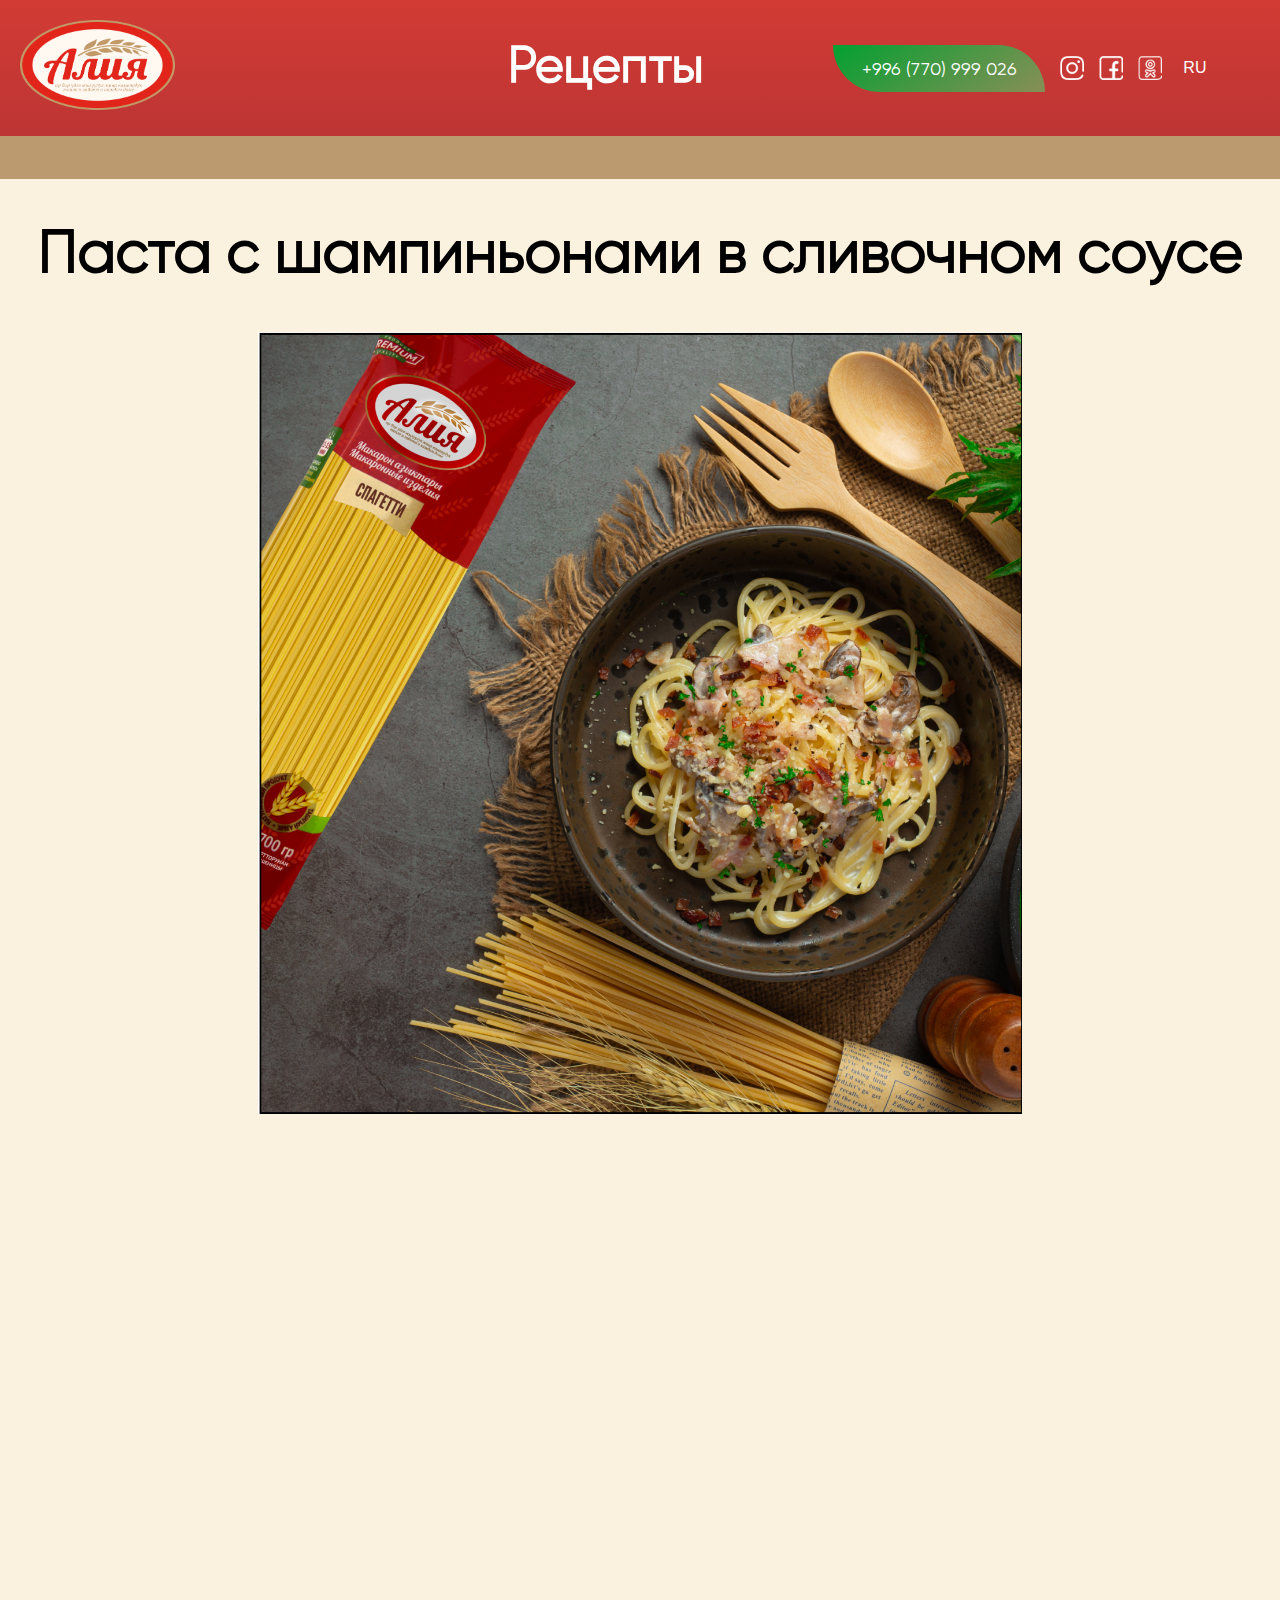
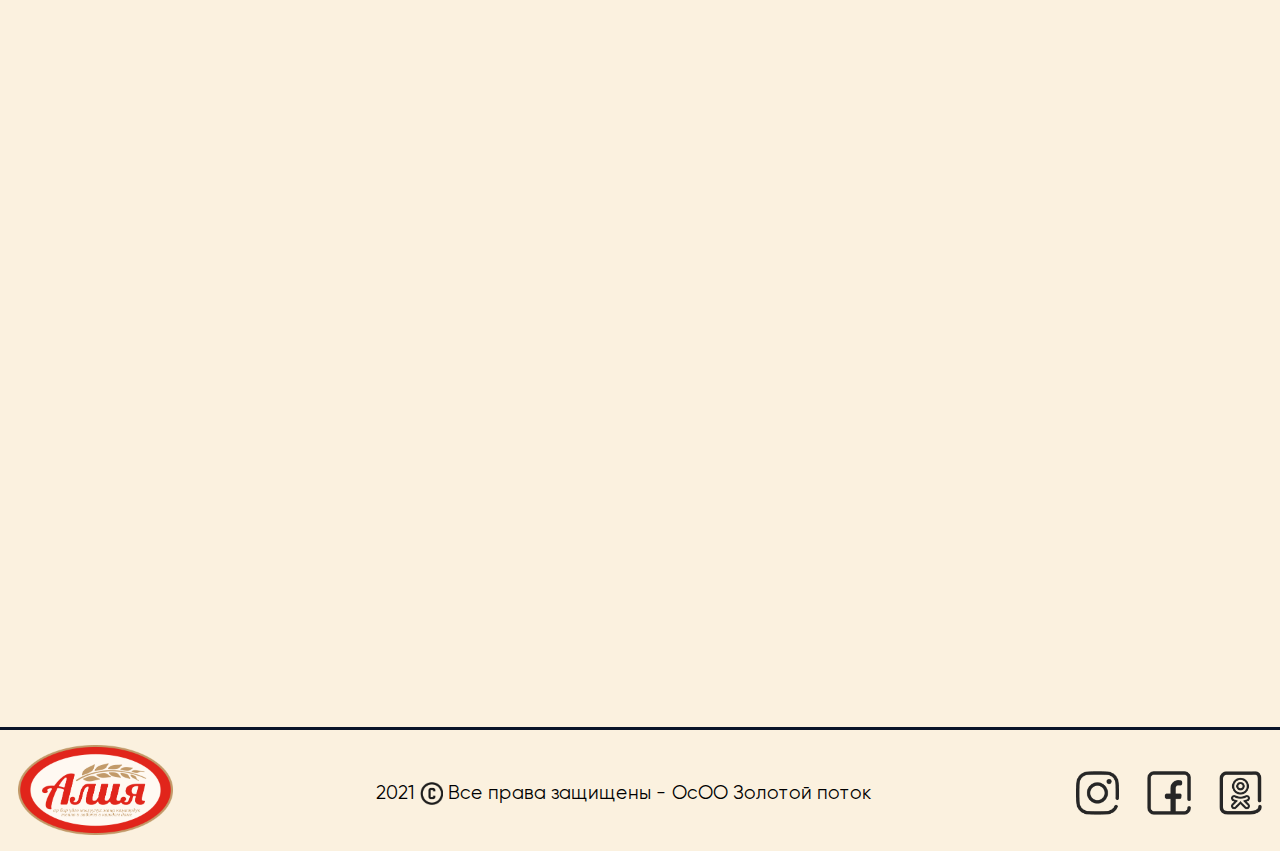
<file: recipe3.html>
<!DOCTYPE html>
<html lang="en">
<head>
    <meta charset="UTF-8">
    <meta http-equiv="X-UA-Compatible" content="IE=edge">
    <meta name="viewport" content="width=device-width, initial-scale=1.0">
    <title>Рецепты</title>
    <link rel="stylesheet" href="css/recipes.css">
</head>
<body>
    <header class="header">
        <nav class="navbar">
            <div class="nav_left">
                <div>
                    <a href="index.html"><img src="img/Frame 3.png" alt=""class="logo_img"></a>
                </div>
                <div class="hamburger_menu">
                    <input id="menu__toggle" type="checkbox" />
                    <label class="menu__btn" for="menu__toggle">
                        <span></span>
                    </label>
                    <ul class="nav">
                        <li class="nav_item item_1"><a href="index.html">О нас</a></li>
                        <li class="nav_item"><a href="product.html">Продукция</a></li>
                        <li class="recipe_nav_item"><a href="recipesCatalog.html" class="nav_link">Рецепты</a></li>
                        <li class="nav_item"><a href="recipesCatalog.html">Книга рецептов</a></li>
                        <li class="nav_item"><a href="partners.html" onclick="selectPart(1);">Сотрудничество</a></li>
                        <li class="nav_item"><a href="index.html#footer_title">Контакты</a></li>
                    </ul>
                </div>
            </div>
            <div class="nav_right">
                <div class="nav_number"><p class="nav_number_p">+996 (770) 999 026</p></div>
                <a href="https://www.instagram.com/tm_aliya/" class="nav_icon"><img src="img/Vector (1).png" alt="" class="nav_icon"></a>
                <a href="https://www.facebook.com/tm.aliya" class="nav_icon"><img src="img/Vector (2).png" alt="" class="nav_icon"></a>
                <a href="https://ok.ru/group/60462459519057" class="nav_icon"><img src="img/Group 435.png" alt="" class="nav_icon"></a>
                <div class="nav_dropdown">
                    <button class="nav_lang">RU</button>
                    <div class="nav_lang_cont"><button class="nav_lang_drop">KG</button></div>
                </div>
            </div>    
        </nav>
        <div class="header_line"></div>
    </header>
    <section class="content">
        <h1 class="recipe_title">Паста с шампиньонами в сливочном соусе</h1>
        <img src="img/Frame 203 1.jpg" alt="" class="recipe_img">
        <div class="cont_text_wrap">
            <span class="recipe_text">Ингредиенты:</span>
            <p class="recipe_paraph">Спагетти от ТМ Алия <br/> Шампиньоны 100 г <br/> Лук 1 шт. <br/>Сливки 20% 150 мл <br/>Сыр твёрдый 30 г <br/>Чеснок 1 зубчик <br/>Перец чёрный молотый щепотка<br/> Соль по вкусу <br/>Масло растительное</p>
            <span class="recipe_text">Приготовление:</span>
            <p class="recipe_paraph">
                Чистим лук от шелухи и тщательно промываем его под холодной водой. Режем на мелкие кубики. Снимаем кожицу со шляпок шампиньонов, немного обрезаем ножки. Режем грибы на тонкие пластинки целиком, вместе с ножками.
                Жарим лук на среднем огне в небольшом количестве масла до золотистого цвета. На это уйдет около 7 минут. Добавляем к луку грибы и измельченный зубчик чеснока, продолжаем жарить на среднем огне 5 минут. Грибы должны поджариться и покрыться аппетитной румяной корочкой.
                Отвариваем спагетти в кипящей подсоленной воде до готовности, следуя инструкции на упаковке. Вливаем в грибы холодные сливки, всыпаем специи, солим и перемешиваем. Прогреваем грибы в сливочном соусе на маленьком огне в течение 2-3 минут, чтобы сливки немного загустели и вобрали в себя аромат специй и шампиньонов.️
                Аккуратно выкладываем на тарелки сваренные спагетти, сверху выкладываем из соуса шампиньоны, поливаем самим сливочным соусом, посыпаем тёртым пармезаном и щепоткой прованских трав.
            </p>
            <span class="recipe_under_text">Приятного аппетита</span>
        </div>
    </section>
    <footer class="recipe_footer">
        <a href="index.html"><img src="img/Frame 3.png" alt=""class="logo_img"></a>
        <p class="footer_text">2021<img src="img/Vector (8).png" alt="" class="footer_icon">Все права защищены - ОсОО Золотой поток</p>
        <div class="footer_icon_wrap">
            <a href="https://www.instagram.com/tm_aliya/" class="footer_link"><img src="img/Vector (3).png" alt="" class="footer_recipe_icon"></a>
            <a href="https://www.facebook.com/tm.aliya " class="footer_link"><img src="img/Vector (4).png" alt="" class="footer_recipe_icon"></a>
            <a href="https://ok.ru/group/60462459519057" class="footer_link"><img src="img/Group 442.png" alt="" class="footer_recipe_icon"></a>
        </div>
    </footer>
    <script src="js/recipes.js"></script>
    <script>
        function selectPart(partNumber) {
            localStorage.setItem('selectedPart', partNumber);
        }
    </script>
</body>
</html>
</file>
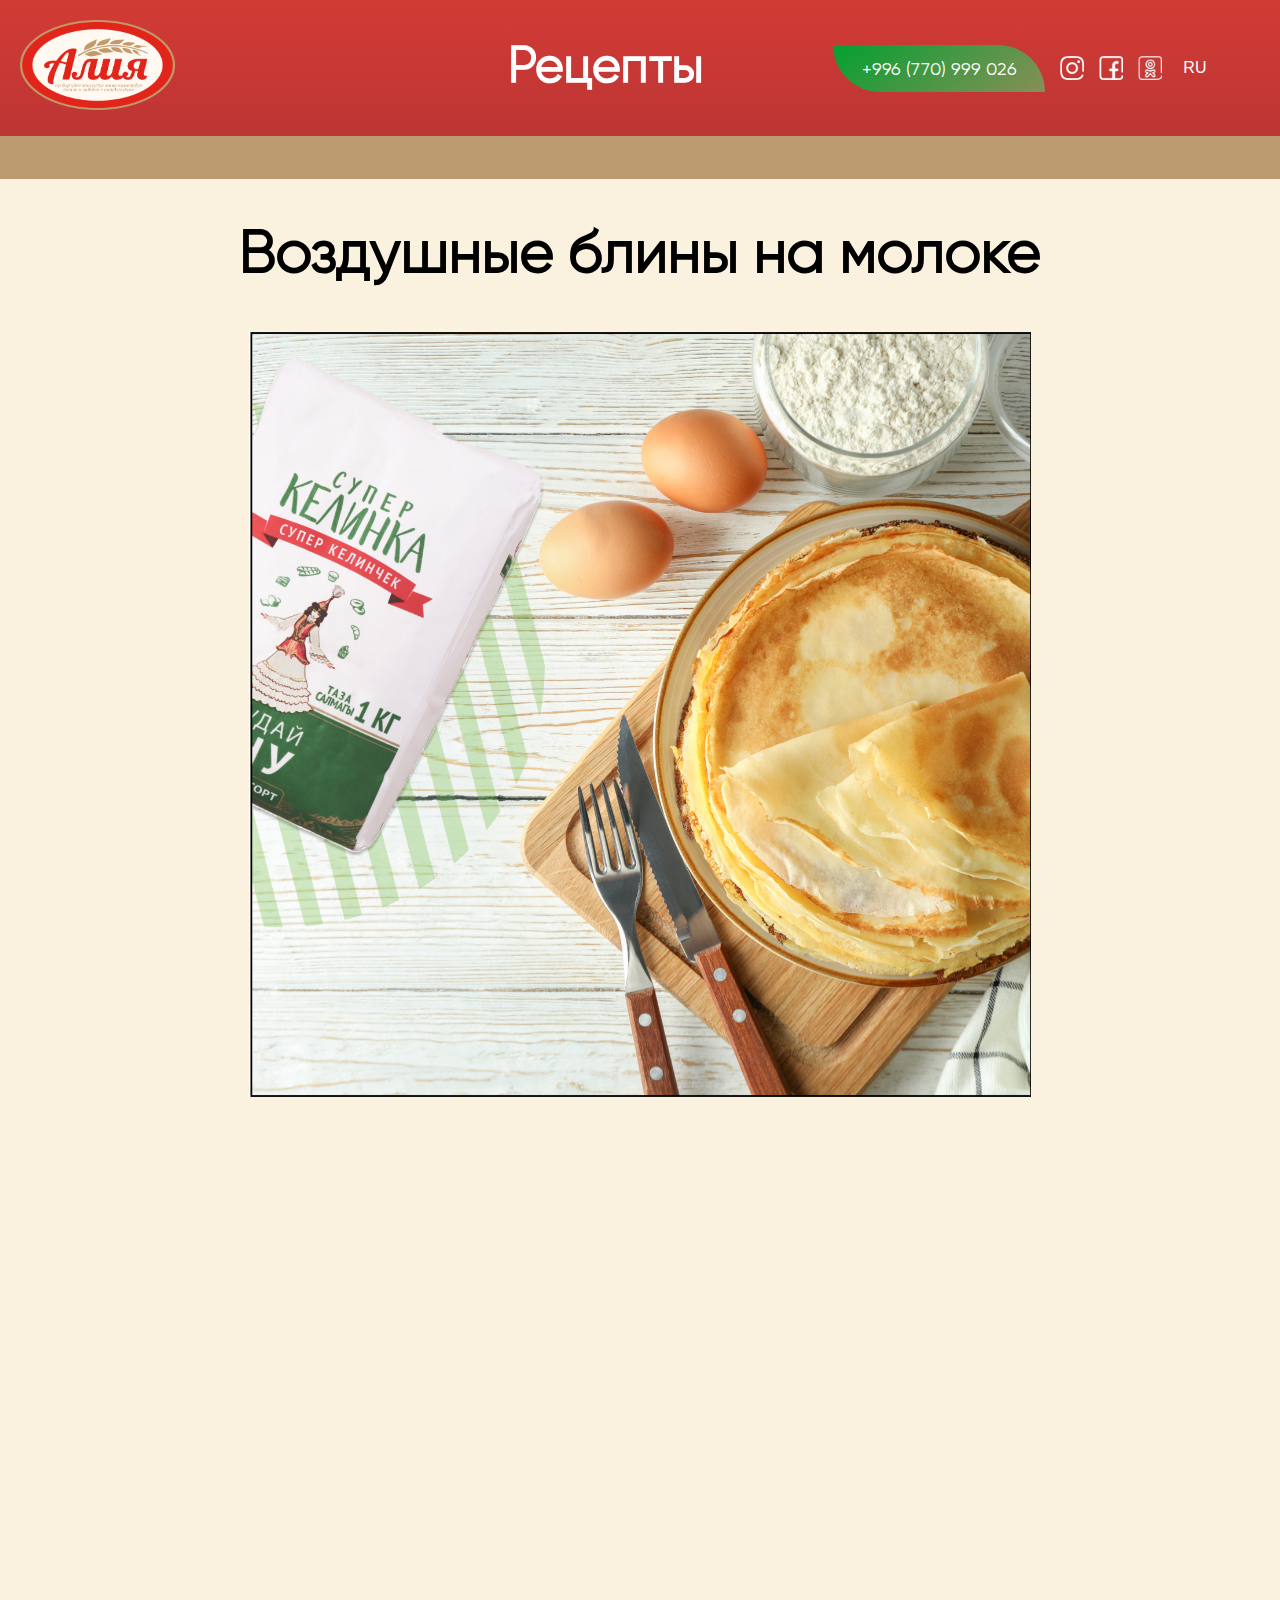
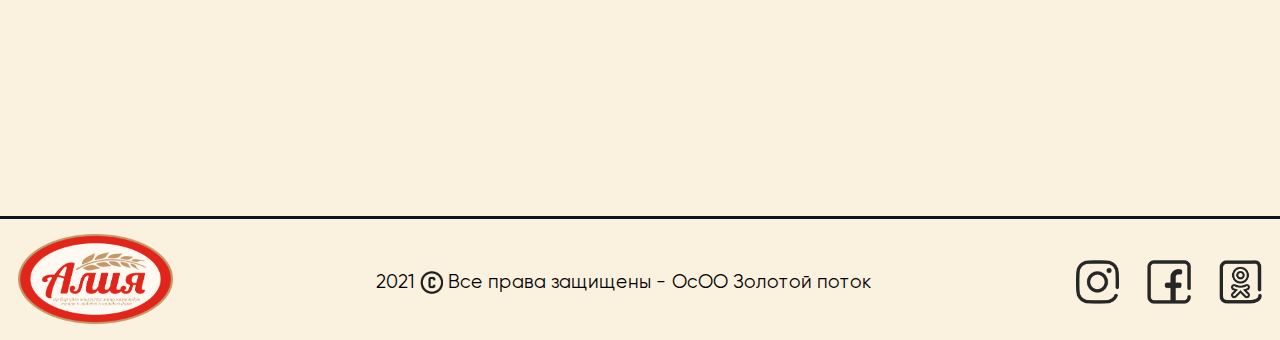
<file: recipe4.html>
<!DOCTYPE html>
<html lang="en">
<head>
    <meta charset="UTF-8">
    <meta http-equiv="X-UA-Compatible" content="IE=edge">
    <meta name="viewport" content="width=device-width, initial-scale=1.0">
    <title>Рецепты</title>
    <link rel="stylesheet" href="css/recipes.css">
</head>
<body>
    <header class="header">
        <nav class="navbar">
            <div class="nav_left">
                <div>
                    <a href="index.html"><img src="img/Frame 3.png" alt=""class="logo_img"></a>
                </div>
                <div class="hamburger_menu">
                    <input id="menu__toggle" type="checkbox" />
                    <label class="menu__btn" for="menu__toggle">
                        <span></span>
                    </label>
                    <ul class="nav">
                        <li class="nav_item item_1"><a href="index.html">О нас</a></li>
                        <li class="nav_item"><a href="product.html">Продукция</a></li>
                        <li class="recipe_nav_item"><a href="recipesCatalog.html" class="nav_link">Рецепты</a></li>
                        <li class="nav_item"><a href="recipesCatalog.html">Книга рецептов</a></li>
                        <li class="nav_item"><a href="partners.html" onclick="selectPart(1);">Сотрудничество</a></li>
                        <li class="nav_item"><a href="index.html#footer_title">Контакты</a></li>
                    </ul>
                </div>
            </div>
            <div class="nav_right">
                <div class="nav_number"><p class="nav_number_p">+996 (770) 999 026</p></div>
                <a href="https://www.instagram.com/tm_aliya/" class="nav_icon"><img src="img/Vector (1).png" alt="" class="nav_icon"></a>
                <a href="https://www.facebook.com/tm.aliya" class="nav_icon"><img src="img/Vector (2).png" alt="" class="nav_icon"></a>
                <a href="https://ok.ru/group/60462459519057" class="nav_icon"><img src="img/Group 435.png" alt="" class="nav_icon"></a>
                <div class="nav_dropdown">
                    <button class="nav_lang">RU</button>
                    <div class="nav_lang_cont"><button class="nav_lang_drop">KG</button></div>
                </div>
            </div>    
        </nav>
        <div class="header_line"></div>
    </header>
    <section class="content">
        <h1 class="recipe_title">Воздушные блины на молоке</h1>
        <img src="img/Post2 1.jpg" alt="" class="recipe_img">
        <div class="cont_text_wrap">
            <span class="recipe_text">Ингредиенты:</span>
            <p class="recipe_paraph">Молоко - 1л <br/> Яйца 4 шт <br/>Мука от ТМ Супер Келинки - 500 г<br/> Растительное масло - 2 ст. л.<br/> Сахар/Соль </p>
            <span class="recipe_text">Приготовление:</span>
            <p class="recipe_paraph">
                В большой миске взбить яйца и сахар. Часть молока подогреть, посолить и тщательно перемешать со взбитыми яйцами и сахаром. В полученную смесь постепенно добавлять муку, постоянно перемешивая, чтобы не было комочков. Добавить немного соды, соль и масло. Перемешать. Добавить остальное молоко и взбить. Тесто должно быть в меру жидким. Разогреть сковороду. Обжарить блин с обеих сторон до золотистого цвета.
            </p>
            <span class="recipe_under_text">Приятного аппетита</span>
        </div>
    </section>
    <footer class="recipe_footer">
        <a href="index.html"><img src="img/Frame 3.png" alt=""class="logo_img"></a>
        <p class="footer_text">2021<img src="img/Vector (8).png" alt="" class="footer_icon">Все права защищены - ОсОО Золотой поток</p>
        <div class="footer_icon_wrap">
            <a href="https://www.instagram.com/tm_aliya/" class="footer_link"><img src="img/Vector (3).png" alt="" class="footer_recipe_icon"></a>
            <a href="https://www.facebook.com/tm.aliya " class="footer_link"><img src="img/Vector (4).png" alt="" class="footer_recipe_icon"></a>
            <a href="https://ok.ru/group/60462459519057" class="footer_link"><img src="img/Group 442.png" alt="" class="footer_recipe_icon"></a>
        </div>
    </footer>
    <script>
        function selectPart(partNumber) {
            localStorage.setItem('selectedPart', partNumber);
        }
    </script>
</body>
</html>
</file>
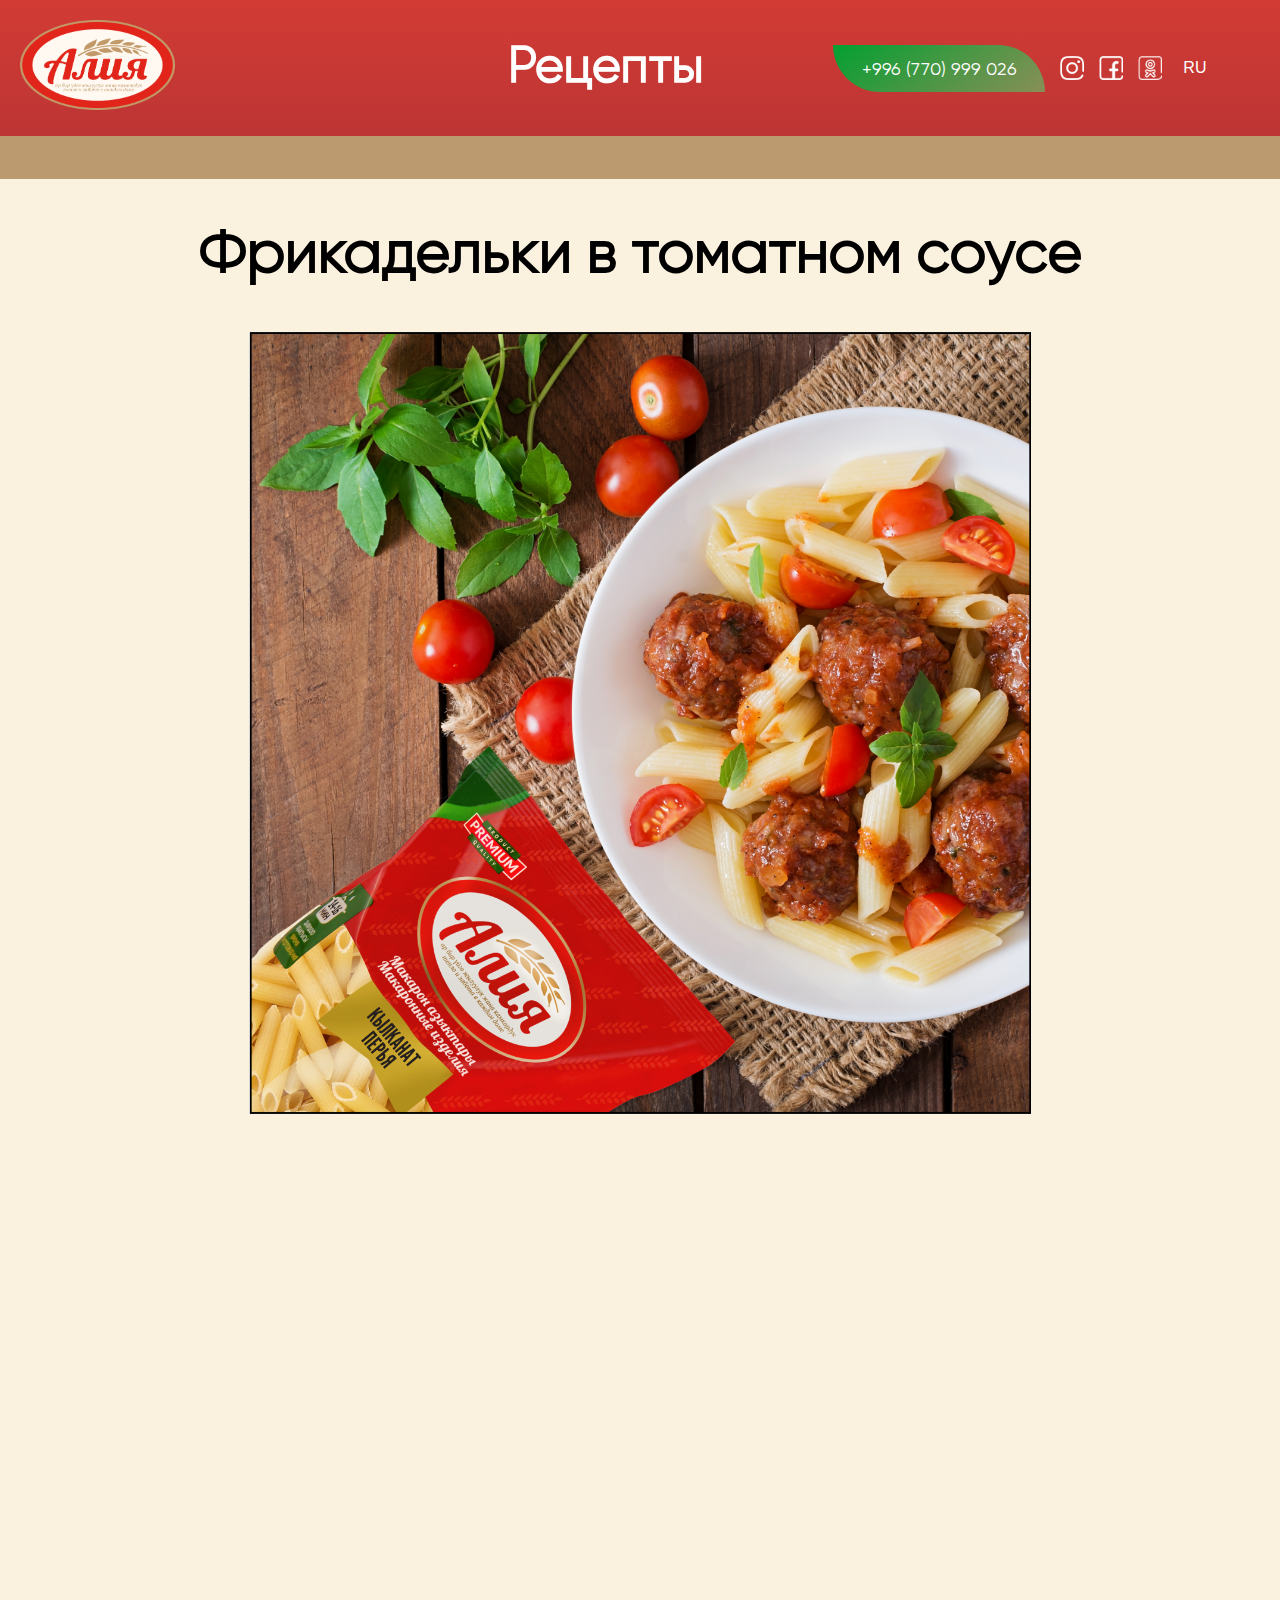
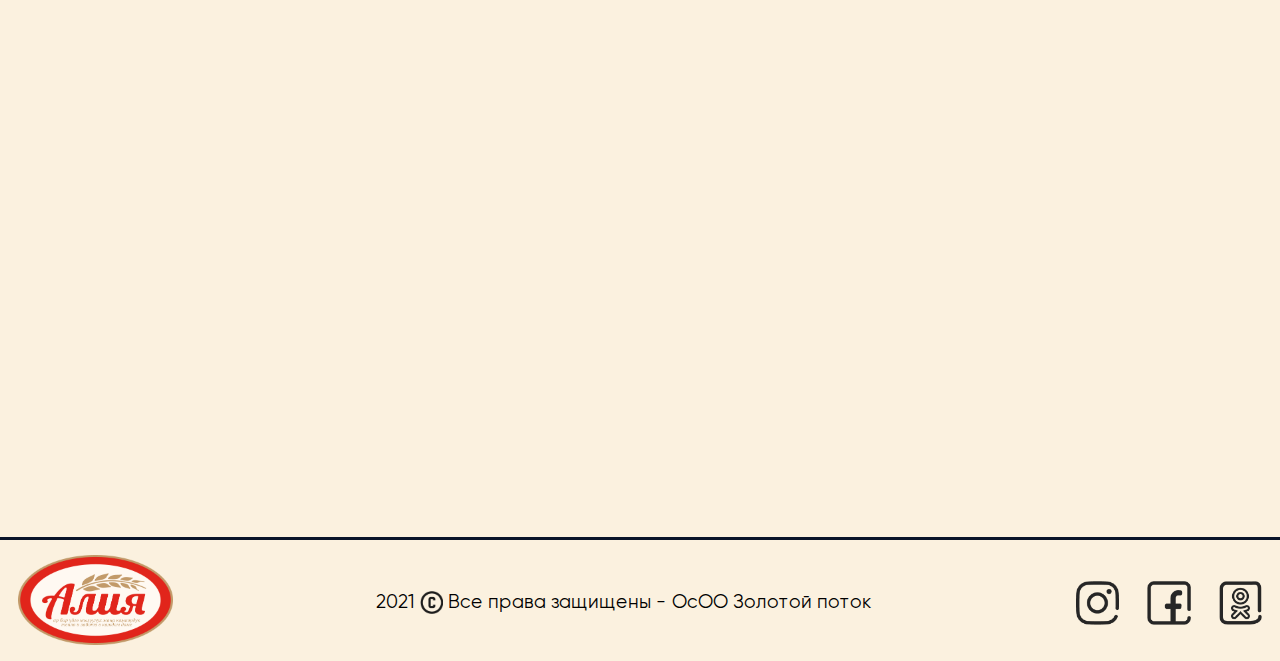
<file: recipe5.html>
<!DOCTYPE html>
<html lang="en">
<head>
    <meta charset="UTF-8">
    <meta http-equiv="X-UA-Compatible" content="IE=edge">
    <meta name="viewport" content="width=device-width, initial-scale=1.0">
    <title>Рецепты</title>
    <link rel="stylesheet" href="css/recipes.css">
</head>
<body>
    <header class="header">
        <nav class="navbar">
            <div class="nav_left">
                <div>
                    <a href="index.html"><img src="img/Frame 3.png" alt=""class="logo_img"></a>
                </div>
                <div class="hamburger_menu">
                    <input id="menu__toggle" type="checkbox" />
                    <label class="menu__btn" for="menu__toggle">
                        <span></span>
                    </label>
                    <ul class="nav">
                        <li class="nav_item item_1"><a href="index.html">О нас</a></li>
                        <li class="nav_item"><a href="product.html">Продукция</a></li>
                        <li class="recipe_nav_item"><a href="recipesCatalog.html" class="nav_link">Рецепты</a></li>
                        <li class="nav_item"><a href="recipesCatalog.html">Книга рецептов</a></li>
                        <li class="nav_item"><a href="partners.html" onclick="selectPart(1);">Сотрудничество</a></li>
                        <li class="nav_item"><a href="index.html#footer_title">Контакты</a></li>
                    </ul>
                </div>
            </div>
            <div class="nav_right">
                <div class="nav_number"><p class="nav_number_p">+996 (770) 999 026</p></div>
                <a href="https://www.instagram.com/tm_aliya/" class="nav_icon"><img src="img/Vector (1).png" alt="" class="nav_icon"></a>
                <a href="https://www.facebook.com/tm.aliya" class="nav_icon"><img src="img/Vector (2).png" alt="" class="nav_icon"></a>
                <a href="https://ok.ru/group/60462459519057" class="nav_icon"><img src="img/Group 435.png" alt="" class="nav_icon"></a>
                <div class="nav_dropdown">
                    <button class="nav_lang">RU</button>
                    <div class="nav_lang_cont"><button class="nav_lang_drop">KG</button></div>
                </div>
            </div>    
        </nav>
        <div class="header_line"></div>
    </header>
    <section class="content">
        <h1 class="recipe_title">Фрикадельки в томатном соусе</h1>
        <img src="img/21111 1.jpg" alt="" class="recipe_img">
        <div class="cont_text_wrap">
            <span class="recipe_text">Ингредиенты:</span>
            <p class="recipe_paraph">
                Макароны перья от ТМ Алия -  200 г <br/> 
                Фарш  – 250 г <br/>
                Лук репчатый (средний) – 2 шт. <br/>
                Чеснок – 4 зубчика <br/>
                Яйцо (желток) – 1 шт. <br/>
                Томатная паста – 2 ч. ложки <br/>
                Масло растительное – 3 ст. ложки <br/>
                Соль, перец чёрный молотый – по вкусу <br/>
                Зелень свежая (для подачи) – 1-2 веточки⠀<br/>
            </p>
            <span class="recipe_text">Приготовление:</span>
            <p class="recipe_paraph">
                Первым делом подготовить фарш: в глубокую миску выложить мясо, посолить и поперчить по вкусу, хлебные крошки и мелко накрошить лук и чеснок.  Хорошо все перемешать рукам, добавить яйцо и еще раз вымешать до однородности.
                Сделать фрикадельки: влажными руками слепить 10 шариков диаметром примерно 4 см. Выложить их в кипящий соус, уменьшить огонь так, чтобы соус не сильно кипел. Фрикадельки должны быть в томатном соусе наполовину. 
                Варить фрикадельки под крышкой 20–25 минут, переворачивая каждые 5–7 минут, до готовности.
                Сварить макароны от ТМ Алия, слить воду. Далее в тарелку выложить макароны и сверху положить фрикадельки, по желанию можно натереть сыр. 
            </p>
            <span class="recipe_under_text">Приятного аппетита</span>
        </div>
    </section>
    <footer class="recipe_footer">
        <a href="index.html"><img src="img/Frame 3.png" alt=""class="logo_img"></a>
        <p class="footer_text">2021<img src="img/Vector (8).png" alt="" class="footer_icon">Все права защищены - ОсОО Золотой поток</p>
        <div class="footer_icon_wrap">
            <a href="https://www.instagram.com/tm_aliya/" class="footer_link"><img src="img/Vector (3).png" alt="" class="footer_recipe_icon"></a>
            <a href="https://www.facebook.com/tm.aliya " class="footer_link"><img src="img/Vector (4).png" alt="" class="footer_recipe_icon"></a>
            <a href="https://ok.ru/group/60462459519057" class="footer_link"><img src="img/Group 442.png" alt="" class="footer_recipe_icon"></a>
        </div>
    </footer>
    <script>
        function selectPart(partNumber) {
            localStorage.setItem('selectedPart', partNumber);
        }
    </script>
</body>
</html>
</file>
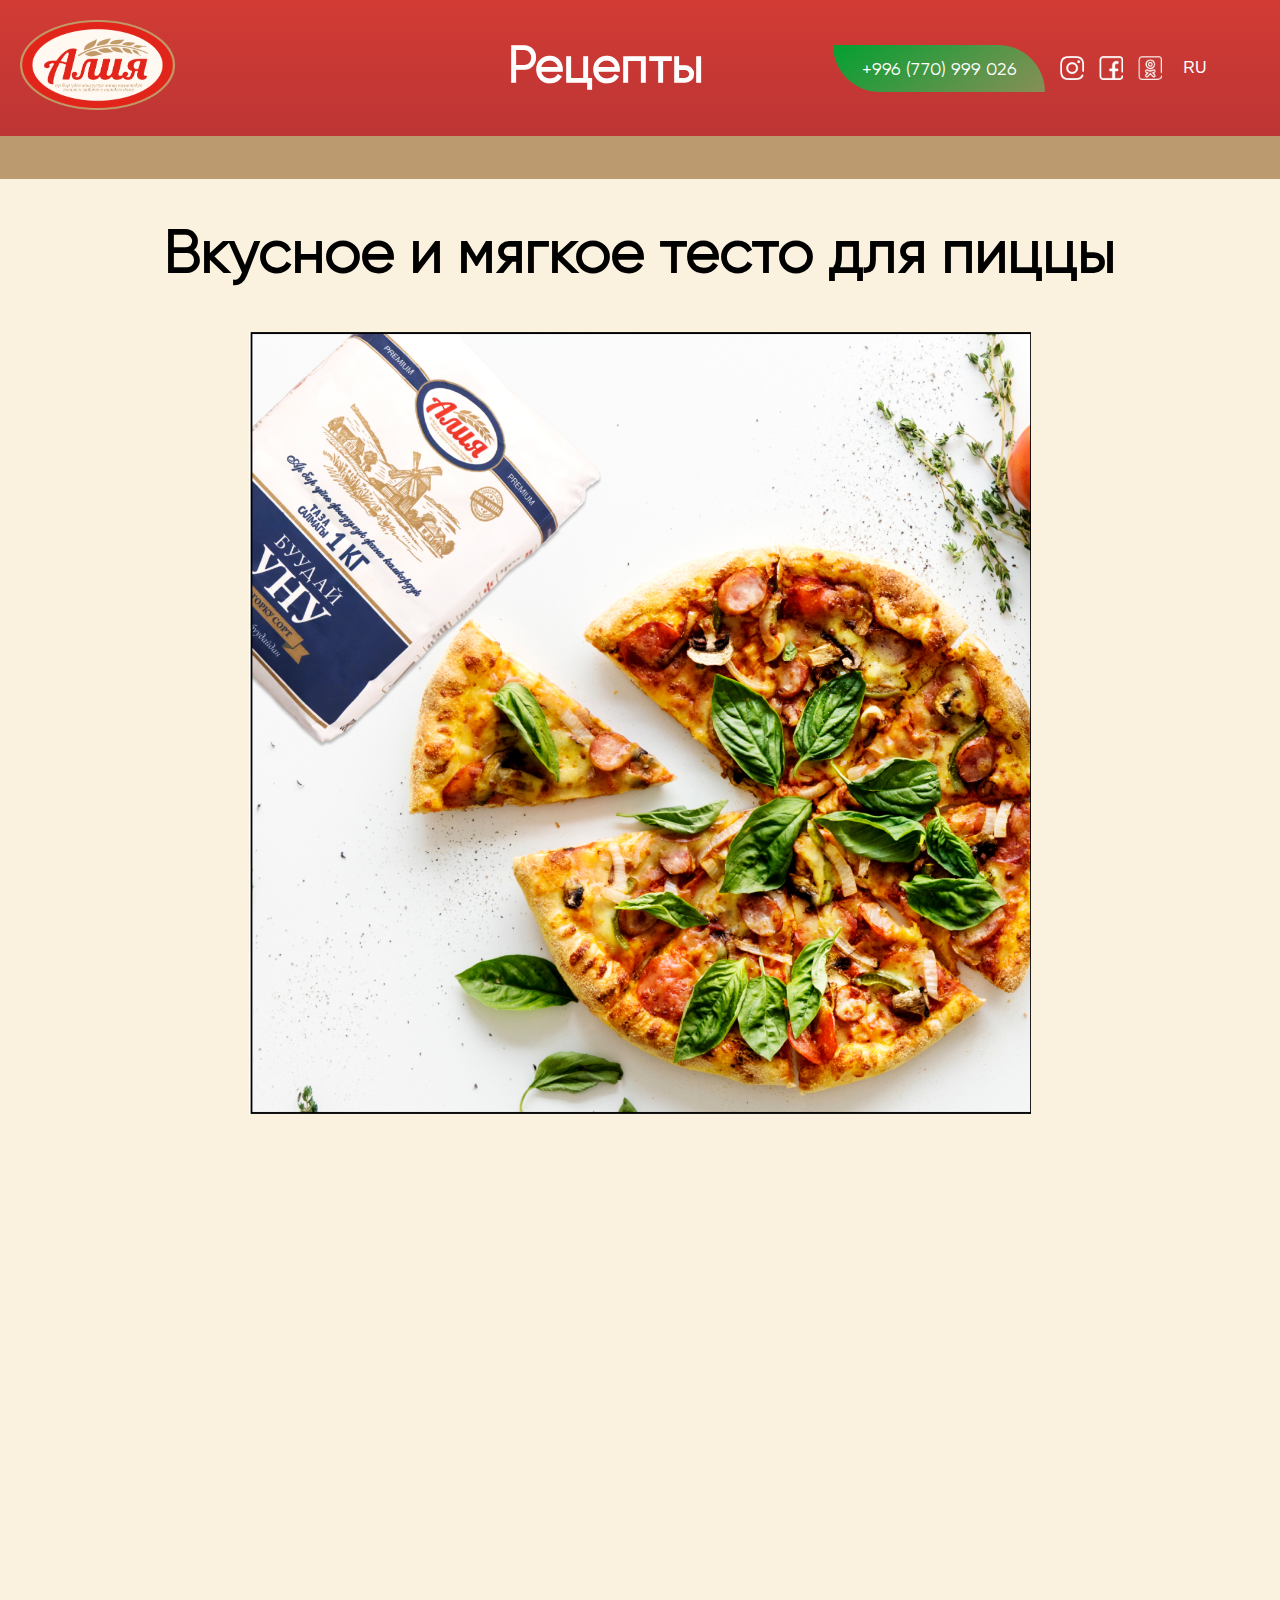
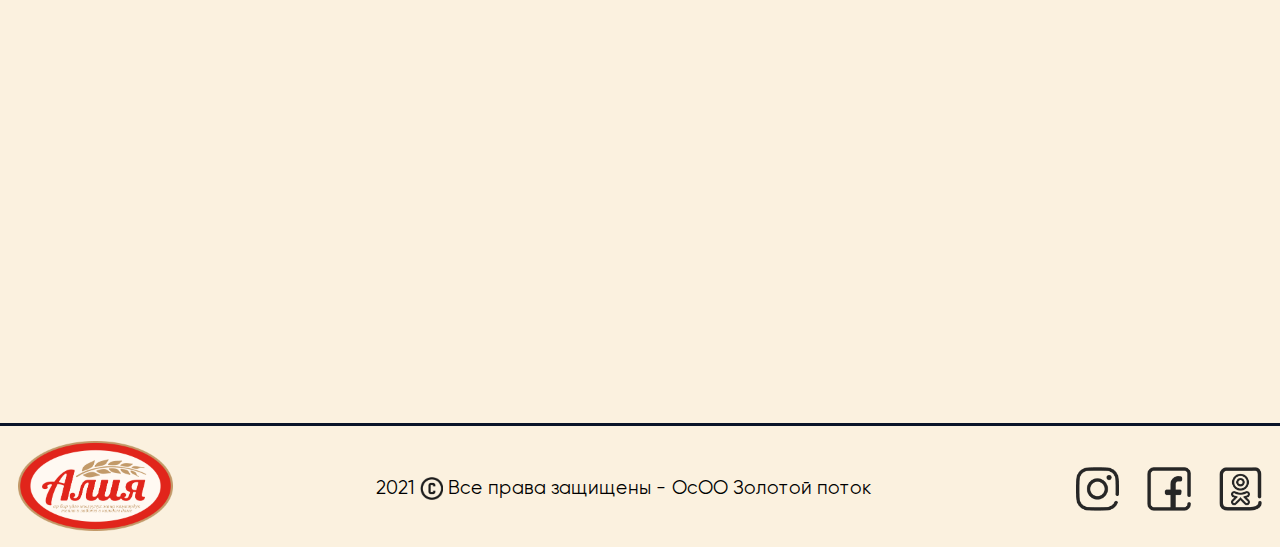
<file: recipe6.html>
<!DOCTYPE html>
<html lang="en">
<head>
    <meta charset="UTF-8">
    <meta http-equiv="X-UA-Compatible" content="IE=edge">
    <meta name="viewport" content="width=device-width, initial-scale=1.0">
    <title>Рецепты</title>
    <link rel="stylesheet" href="css/recipes.css">
</head>
<body>
    <header class="header">
        <nav class="navbar">
            <div class="nav_left">
                <div>
                    <a href="index.html"><img src="img/Frame 3.png" alt=""class="logo_img"></a>
                </div>
                <div class="hamburger_menu">
                    <input id="menu__toggle" type="checkbox" />
                    <label class="menu__btn" for="menu__toggle">
                        <span></span>
                    </label>
                    <ul class="nav">
                        <li class="nav_item item_1"><a href="index.html">О нас</a></li>
                        <li class="nav_item"><a href="product.html">Продукция</a></li>
                        <li class="recipe_nav_item"><a href="recipesCatalog.html" class="nav_link">Рецепты</a></li>
                        <li class="nav_item"><a href="recipesCatalog.html">Книга рецептов</a></li>
                        <li class="nav_item"><a href="partners.html" onclick="selectPart(1);">Сотрудничество</a></li>
                        <li class="nav_item"><a href="index.html#footer_title">Контакты</a></li>
                    </ul>
                </div>
            </div>
            <div class="nav_right">
                <div class="nav_number"><p class="nav_number_p">+996 (770) 999 026</p></div>
                <a href="https://www.instagram.com/tm_aliya/" class="nav_icon"><img src="img/Vector (1).png" alt="" class="nav_icon"></a>
                <a href="https://www.facebook.com/tm.aliya" class="nav_icon"><img src="img/Vector (2).png" alt="" class="nav_icon"></a>
                <a href="https://ok.ru/group/60462459519057" class="nav_icon"><img src="img/Group 435.png" alt="" class="nav_icon"></a>
                <div class="nav_dropdown">
                    <button class="nav_lang">RU</button>
                    <div class="nav_lang_cont"><button class="nav_lang_drop">KG</button></div>
                </div>
            </div>    
        </nav>
        <div class="header_line"></div>
    </header>
    <section class="content">
        <h1 class="recipe_title">Вкусное и мягкое тесто для пиццы</h1>
        <img src="img/Post32 1.jpg" alt="" class="recipe_img">
        <div class="cont_text_wrap">
            <span class="recipe_text">Ингредиенты:</span>
            <p class="recipe_paraph">
                Мука от ТМ Алия - 300 г <br/>
                Тёплая вода - 200 мл <br/>
                Сахар - 1,5 ч.л. <br/>
                Соль - 0,5 ч.л. <br/>
                Сухие дрожжи - 1,5 ч.л. <br/>
                Растительное масло - 2 ст.л. <br/>
            </p>
            <span class="recipe_text">Приготовление:</span>
            <p class="recipe_paraph">
                В миску налить тёплую воду, всыпать сахар и дрожжи. Перемешать.  Накрыть миску полотенцем или пищевой плёнкой, оставить на 10 минут в тепле, чтобы дрожжи “запустились”.  Затем добавить соль, растительное масло и просеянную муку.  Замесить тесто. Оно должно получиться эластичным, но не тугим, не липнущим к рукам. Выложить его в миску, смазанную растительным маслом, накрыть полотенцем и дать подняться в теплом месте в течение 30-40 минут. По истечении времени оно хорошо вырастет и увеличится в объеме.  Готовое тесто обмять и разделить на две части.  Каждую часть теста раскатать в круглую заготовку желаемой толщины. Выложить на противень, застеленный пергаментом.
            </p>
            <span class="recipe_under_text">Приятного аппетита</span>
        </div>
    </section>
    <footer class="recipe_footer">
        <a href="index.html"><img src="img/Frame 3.png" alt=""class="logo_img"></a>
        <p class="footer_text">2021<img src="img/Vector (8).png" alt="" class="footer_icon">Все права защищены - ОсОО Золотой поток</p>
        <div class="footer_icon_wrap">
            <a href="https://www.instagram.com/tm_aliya/" class="footer_link"><img src="img/Vector (3).png" alt="" class="footer_recipe_icon"></a>
            <a href="https://www.facebook.com/tm.aliya " class="footer_link"><img src="img/Vector (4).png" alt="" class="footer_recipe_icon"></a>
            <a href="https://ok.ru/group/60462459519057" class="footer_link"><img src="img/Group 442.png" alt="" class="footer_recipe_icon"></a>
        </div>
    </footer>
    <script>
        function selectPart(partNumber) {
            localStorage.setItem('selectedPart', partNumber);
        }
    </script>
</body>
</html>
</file>
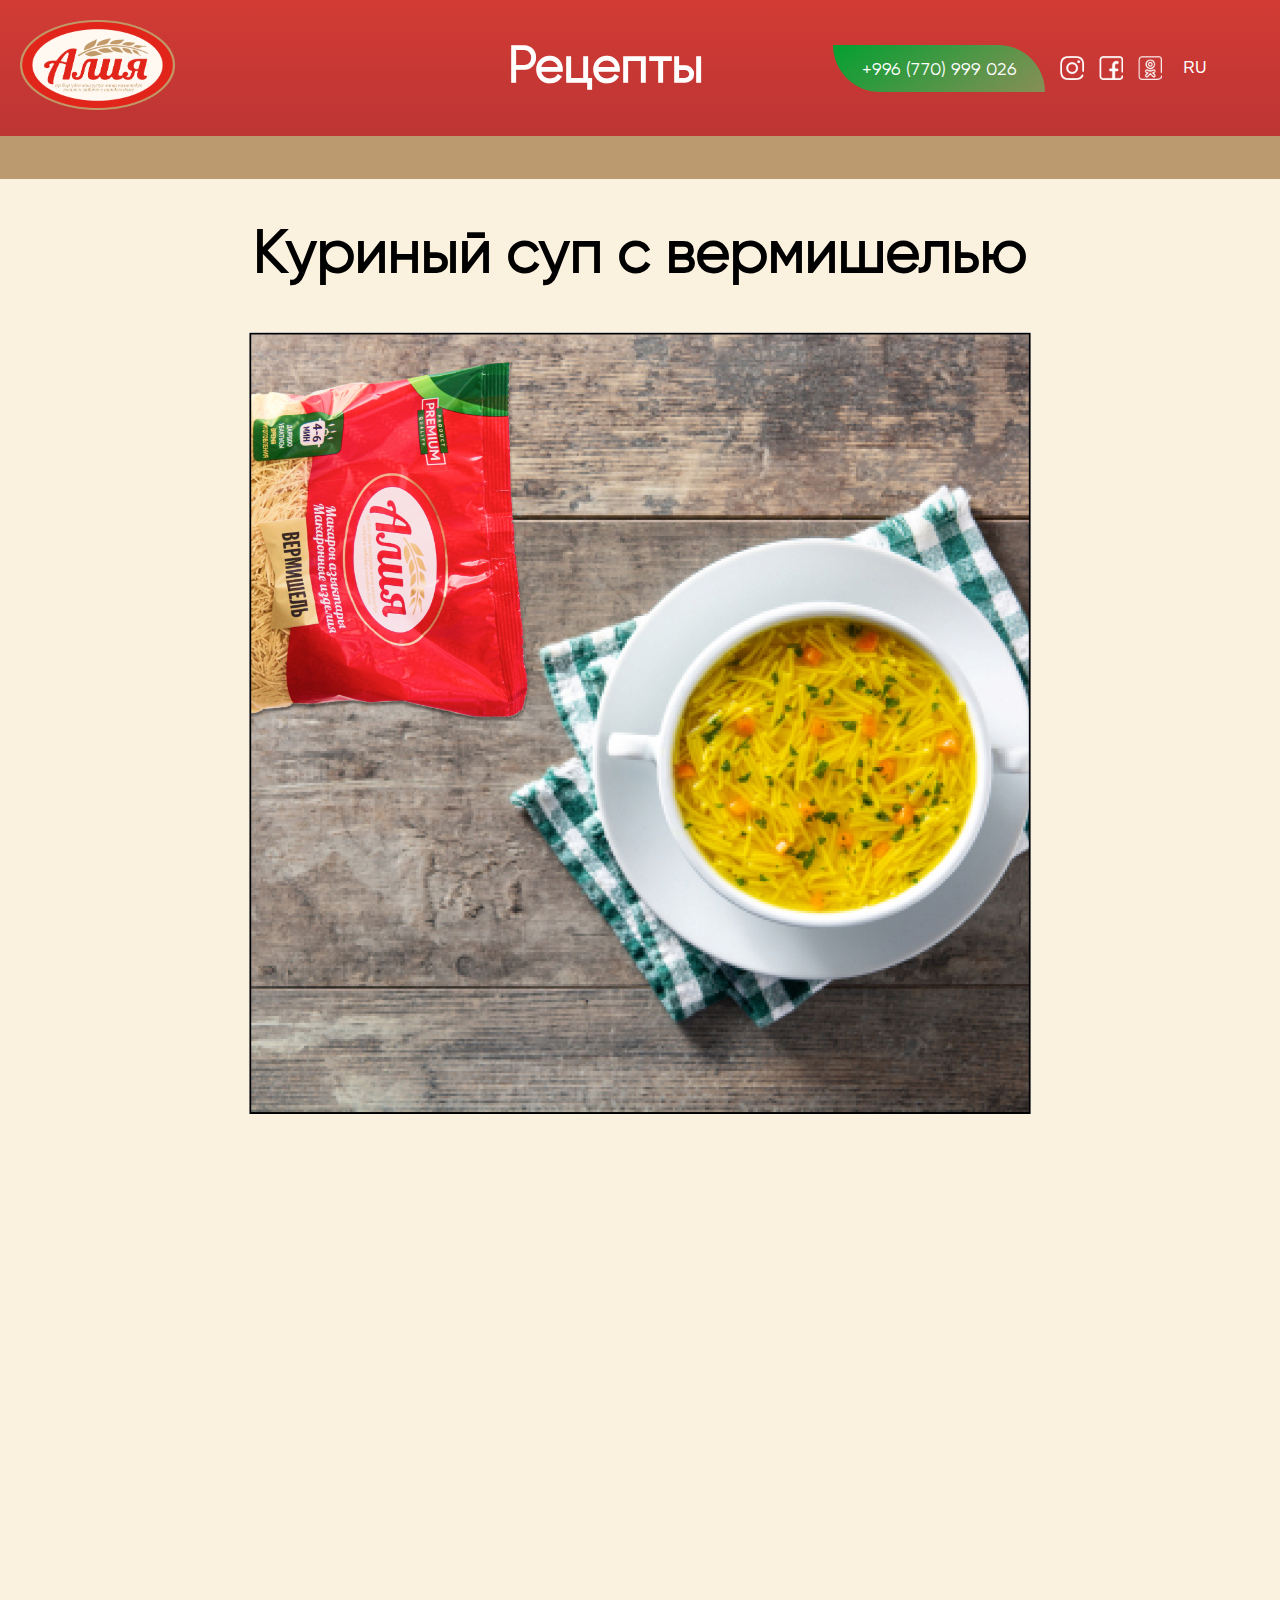
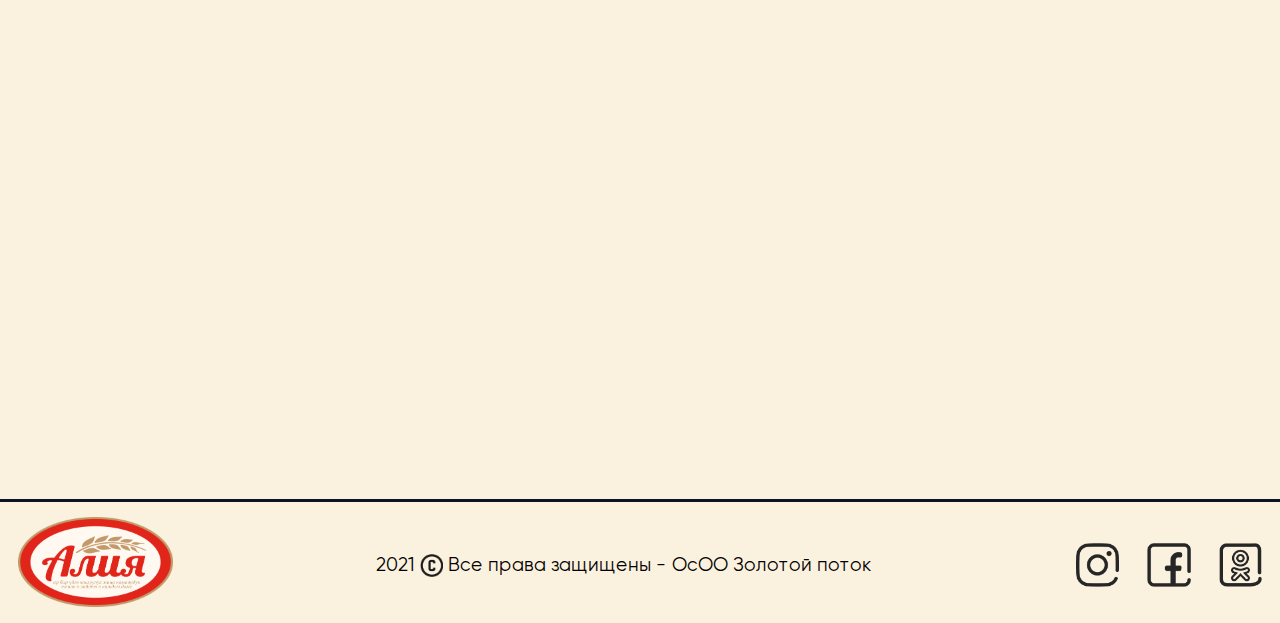
<file: recipe7.html>
<!DOCTYPE html>
<html lang="en">
<head>
    <meta charset="UTF-8">
    <meta http-equiv="X-UA-Compatible" content="IE=edge">
    <meta name="viewport" content="width=device-width, initial-scale=1.0">
    <title>Рецепты</title>
    <link rel="stylesheet" href="css/recipes.css">
</head>
<body>
    <header class="header">
        <nav class="navbar">
            <div class="nav_left">
                <div>
                    <a href="index.html"><img src="img/Frame 3.png" alt=""class="logo_img"></a>
                </div>
                <div class="hamburger_menu">
                    <input id="menu__toggle" type="checkbox" />
                    <label class="menu__btn" for="menu__toggle">
                        <span></span>
                    </label>
                    <ul class="nav">
                        <li class="nav_item item_1"><a href="index.html">О нас</a></li>
                        <li class="nav_item"><a href="product.html">Продукция</a></li>
                        <li class="recipe_nav_item"><a href="recipesCatalog.html" class="nav_link">Рецепты</a></li>
                        <li class="nav_item"><a href="recipesCatalog.html">Книга рецептов</a></li>
                        <li class="nav_item"><a href="partners.html" onclick="selectPart(1);">Сотрудничество</a></li>
                        <li class="nav_item"><a href="index.html#footer_title">Контакты</a></li>
                    </ul>
                </div>
            </div>
            <div class="nav_right">
                <div class="nav_number"><p class="nav_number_p">+996 (770) 999 026</p></div>
                <a href="https://www.instagram.com/tm_aliya/" class="nav_icon"><img src="img/Vector (1).png" alt="" class="nav_icon"></a>
                <a href="https://www.facebook.com/tm.aliya" class="nav_icon"><img src="img/Vector (2).png" alt="" class="nav_icon"></a>
                <a href="https://ok.ru/group/60462459519057" class="nav_icon"><img src="img/Group 435.png" alt="" class="nav_icon"></a>
                <div class="nav_dropdown">
                    <button class="nav_lang">RU</button>
                    <div class="nav_lang_cont"><button class="nav_lang_drop">KG</button></div>
                </div>
            </div>    
        </nav>
        <div class="header_line"></div>
    </header>
    <section class="content">
        <h1 class="recipe_title">Куриный суп с вермишелью</h1>
        <img src="img/www1.jpg" alt="" class="recipe_img">
        <div class="cont_text_wrap">
            <span class="recipe_text">Ингредиенты:</span>
            <p class="recipe_paraph">
                Куриное филе 500 г <br/>
                Картофель 250 г<br/>
                Вермишель от ТМ Алия 100 г<br/>
                Лук 120 г<br/>
                Морковь 100 г<br/>
                Соль и перец по вкусу<br/>
            </p>
            <span class="recipe_text">Приготовление:</span>
            <p class="recipe_paraph">
                Наливаем в кастрюлю холодную воду и кладем  курицу. Доводим до кипения и варим около 15 минут.Пока курица в кастрюле варится, подготавливаем овощи для супа. Трём морковь на крупной тёрке. Произвольно нарезаем лук и отправляем его на сковороду с заранее разогретым подсолнечным маслом, немного солим. Через 5 минут добавляем к луку морковь и жарим 5 минут. Картофель нарезаем небольшими кубиками. Когда курица сварилась, вынимаем куски мяса из бульона. Немного их остужаем и нарезаем. В кипящий бульон добавляем картофель. Через 3-4 минуты добавляем лук с морковью и куриное мясо. Следом добавляем вермишель от ТМ Алия и перемешиваем, чтобы она не слиплась. Теперь следует посолить суп по вкусу, поперчить. Куриный суп с вермишелью готов. Разливаем его по тарелкам и посыпаем зеленью.
            </p>
            <span class="recipe_under_text">Приятного аппетита</span>
        </div>
    </section>
    <footer class="recipe_footer">
        <a href="index.html"><img src="img/Frame 3.png" alt=""class="logo_img"></a>
        <p class="footer_text">2021<img src="img/Vector (8).png" alt="" class="footer_icon">Все права защищены - ОсОО Золотой поток</p>
        <div class="footer_icon_wrap">
            <a href="https://www.instagram.com/tm_aliya/" class="footer_link"><img src="img/Vector (3).png" alt="" class="footer_recipe_icon"></a>
            <a href="https://www.facebook.com/tm.aliya " class="footer_link"><img src="img/Vector (4).png" alt="" class="footer_recipe_icon"></a>
            <a href="https://ok.ru/group/60462459519057" class="footer_link"><img src="img/Group 442.png" alt="" class="footer_recipe_icon"></a>
        </div>
    </footer>
    <script>
        function selectPart(partNumber) {
            localStorage.setItem('selectedPart', partNumber);
        }
    </script>
</body>
</html>
</file>
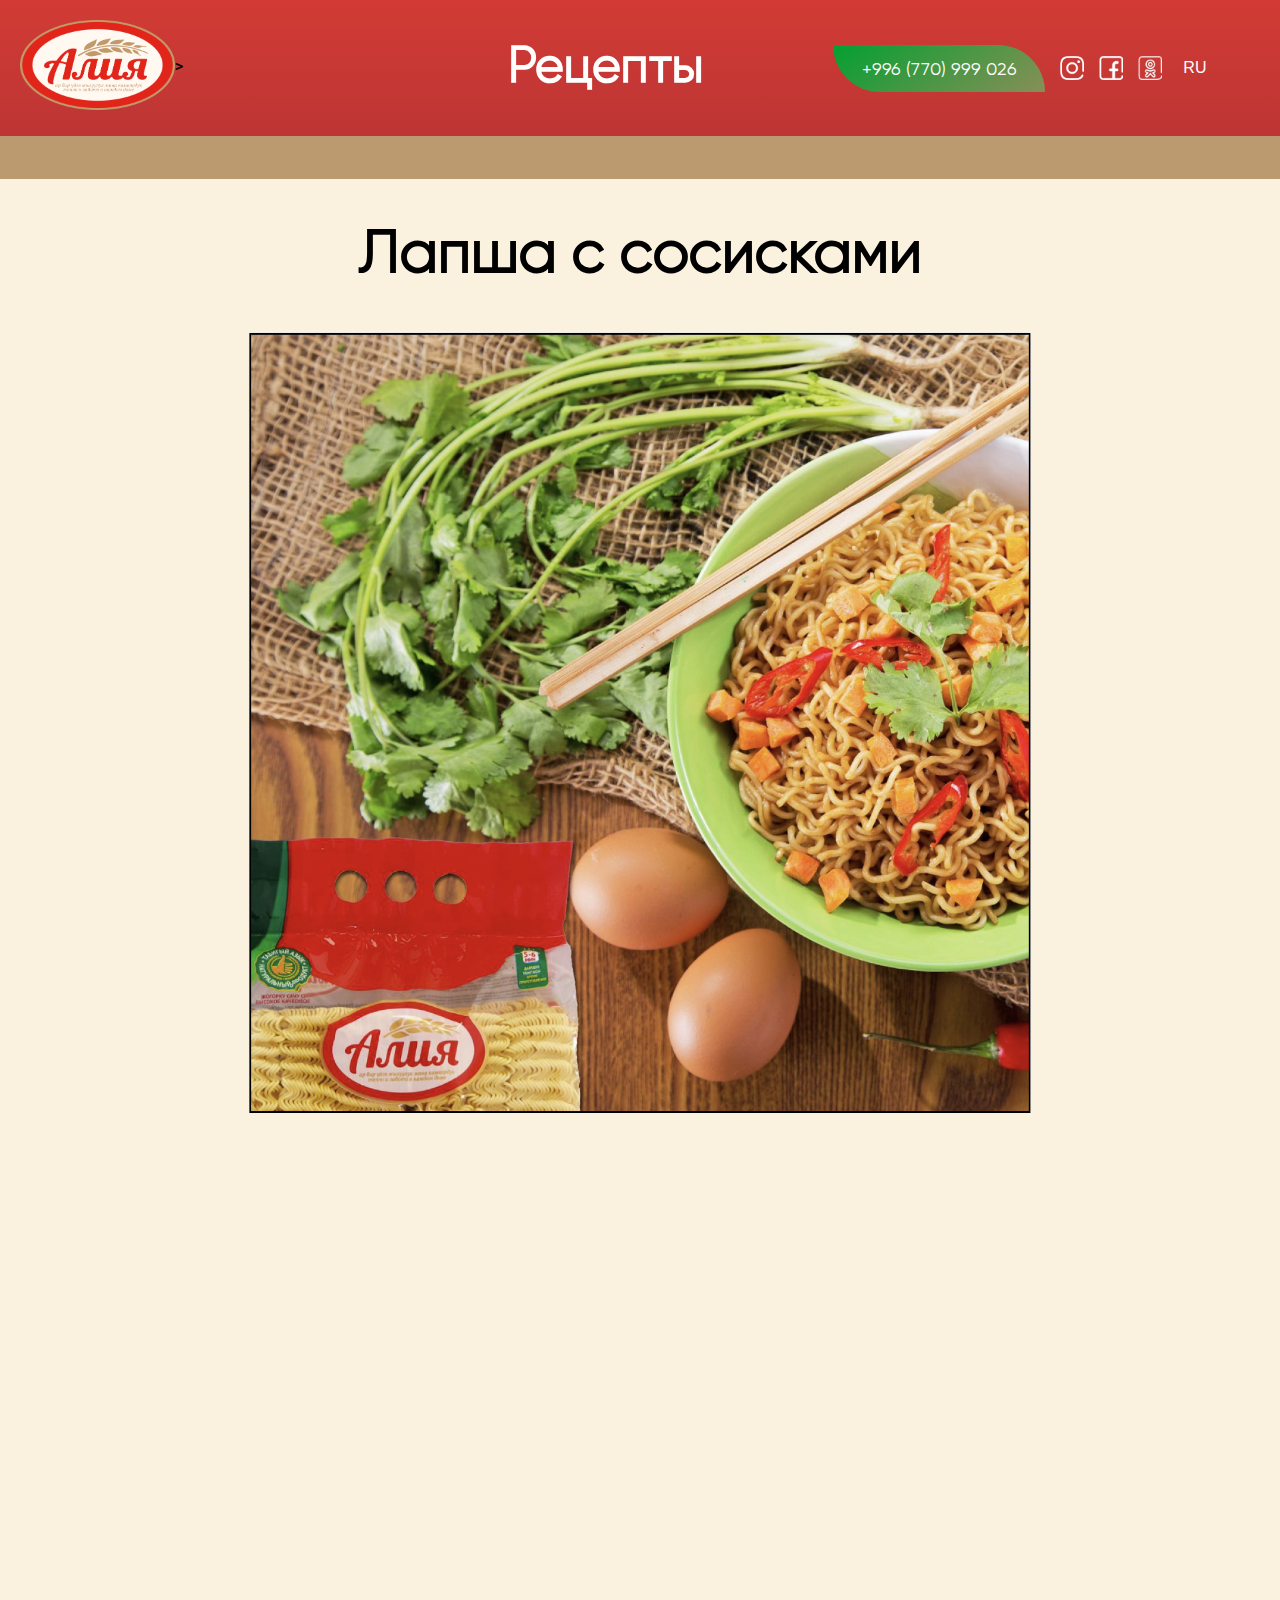
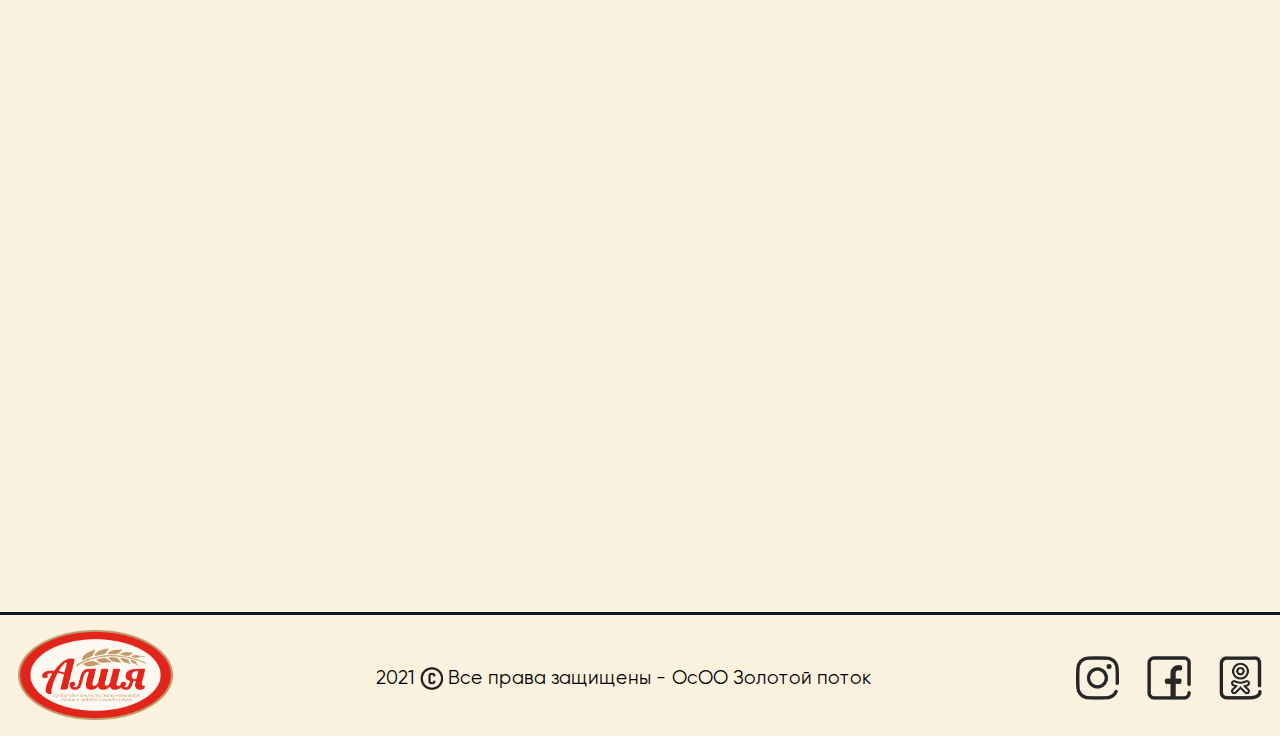
<file: recipe8.html>
<!DOCTYPE html>
<html lang="en">
<head>
    <meta charset="UTF-8">
    <meta http-equiv="X-UA-Compatible" content="IE=edge">
    <meta name="viewport" content="width=device-width, initial-scale=1.0">
    <title>Рецепты</title>
    <link rel="stylesheet" href="css/recipes.css">
</head>
<body>
    <header class="header">
        <nav class="navbar">
            <div class="nav_left">
                <div>
                    <a href="index.html"><img src="img/Frame 3.png" alt=""class="logo_img"></a>
                </div>
                <div class="hamburger_menu">
                    <input id="menu__toggle" type="checkbox" />
                    <label class="menu__btn" for="menu__toggle">
                        <span></span>
                    </label>
                    <ul class="nav">
                        <li class="nav_item item_1"><a href="index.html">О нас</a></li>
                        <li class="nav_item"><a href="product.html">Продукция</a></li>
                        <li class="recipe_nav_item"><a href="recipesCatalog.html" class="nav_link">Рецепты</a></li>
                        <li class="nav_item"><a href="recipesCatalog.html">Книга рецептов</a></li>
                        <li class="nav_item"><a href="partners.html" onclick="selectPart(1);">Сотрудничество</a></li>
                        <li class="nav_item"><a href="index.html#footer_title">Контакты</a></li>>
                    </ul>
                </div>
            </div>
            <div class="nav_right">
                <div class="nav_number"><p class="nav_number_p">+996 (770) 999 026</p></div>
                <a href="https://www.instagram.com/tm_aliya/" class="nav_icon"><img src="img/Vector (1).png" alt="" class="nav_icon"></a>
                <a href="https://www.facebook.com/tm.aliya" class="nav_icon"><img src="img/Vector (2).png" alt="" class="nav_icon"></a>
                <a href="https://ok.ru/group/60462459519057" class="nav_icon"><img src="img/Group 435.png" alt="" class="nav_icon"></a>
                <div class="nav_dropdown">
                    <button class="nav_lang">RU</button>
                    <div class="nav_lang_cont"><button class="nav_lang_drop">KG</button></div>
                </div>
            </div>    
        </nav>
        <div class="header_line"></div>
    </header>
    <section class="content">
        <h1 class="recipe_title">Лапша с сосисками</h1>
        <img src="img/www2.jpg" alt="" class="recipe_img">
        <div class="cont_text_wrap">
            <span class="recipe_text">Ингредиенты:</span>
            <p class="recipe_paraph">
                Лапша от ТМ Алия <br/> 
                Растительное масло - 1 ст. л.<br/>
                Луковица - 1 шт<br/>
                Сосиски - 2-3 шт<br/>
                Томатная паста - 1 ст. л. <br/>
                Зубчик чеснока - 1 шт<br/>
                Соль, специи для мяса, перец черный молотый - по вкусу<br/>
                Твердый сыр - 40 г <br/>
                Зелень петрушки для подачи.<br/>
            </p>
            <span class="recipe_text">Приготовление:</span>
            <p class="recipe_paraph">
                Лапшу поместить в кипящую подсоленную воду и отварить до готовности. Сосиски нарезать кружочками толщиной около 0,5 см. Очищенный лук, мелко нарезав, поместить в сковороду, добавить растительное и сливочное масло. Обжарить лук на среднем огне до мягкости, периодически помешивая, после чего добавить сосиски. Обжарить сосиски с луком до легкой румяности, далее добавить в сковороду томатную пасту, соль, специи, влить горячую воду и перемешать. ️Протушить на слабом огне около 5 минут. В конце добавить измельченный чеснок, прогреть еще 1-2 минуты и выключить плитку. Лапшу выложить в соус с сосисками, перемешать. Не снимая сковороду с огня, посыпать тертым сыром и измельченной зеленью. Прикрыть сковороду крышкой и подержать ее на небольшой огне до расплавления сыра (2-3 минуты).
            </p>
            <span class="recipe_under_text">Приятного аппетита</span>
        </div>
    </section>
    <footer class="recipe_footer">
        <a href="index.html"><img src="img/Frame 3.png" alt=""class="logo_img"></a>
        <p class="footer_text">2021<img src="img/Vector (8).png" alt="" class="footer_icon">Все права защищены - ОсОО Золотой поток</p>
        <div class="footer_icon_wrap">
            <a href="https://www.instagram.com/tm_aliya/" class="footer_link"><img src="img/Vector (3).png" alt="" class="footer_recipe_icon"></a>
            <a href="https://www.facebook.com/tm.aliya " class="footer_link"><img src="img/Vector (4).png" alt="" class="footer_recipe_icon"></a>
            <a href="https://ok.ru/group/60462459519057" class="footer_link"><img src="img/Group 442.png" alt="" class="footer_recipe_icon"></a>
        </div>
    </footer>
    <script>
        function selectPart(partNumber) {
            localStorage.setItem('selectedPart', partNumber);
        }
    </script>
</body>
</html>
</file>
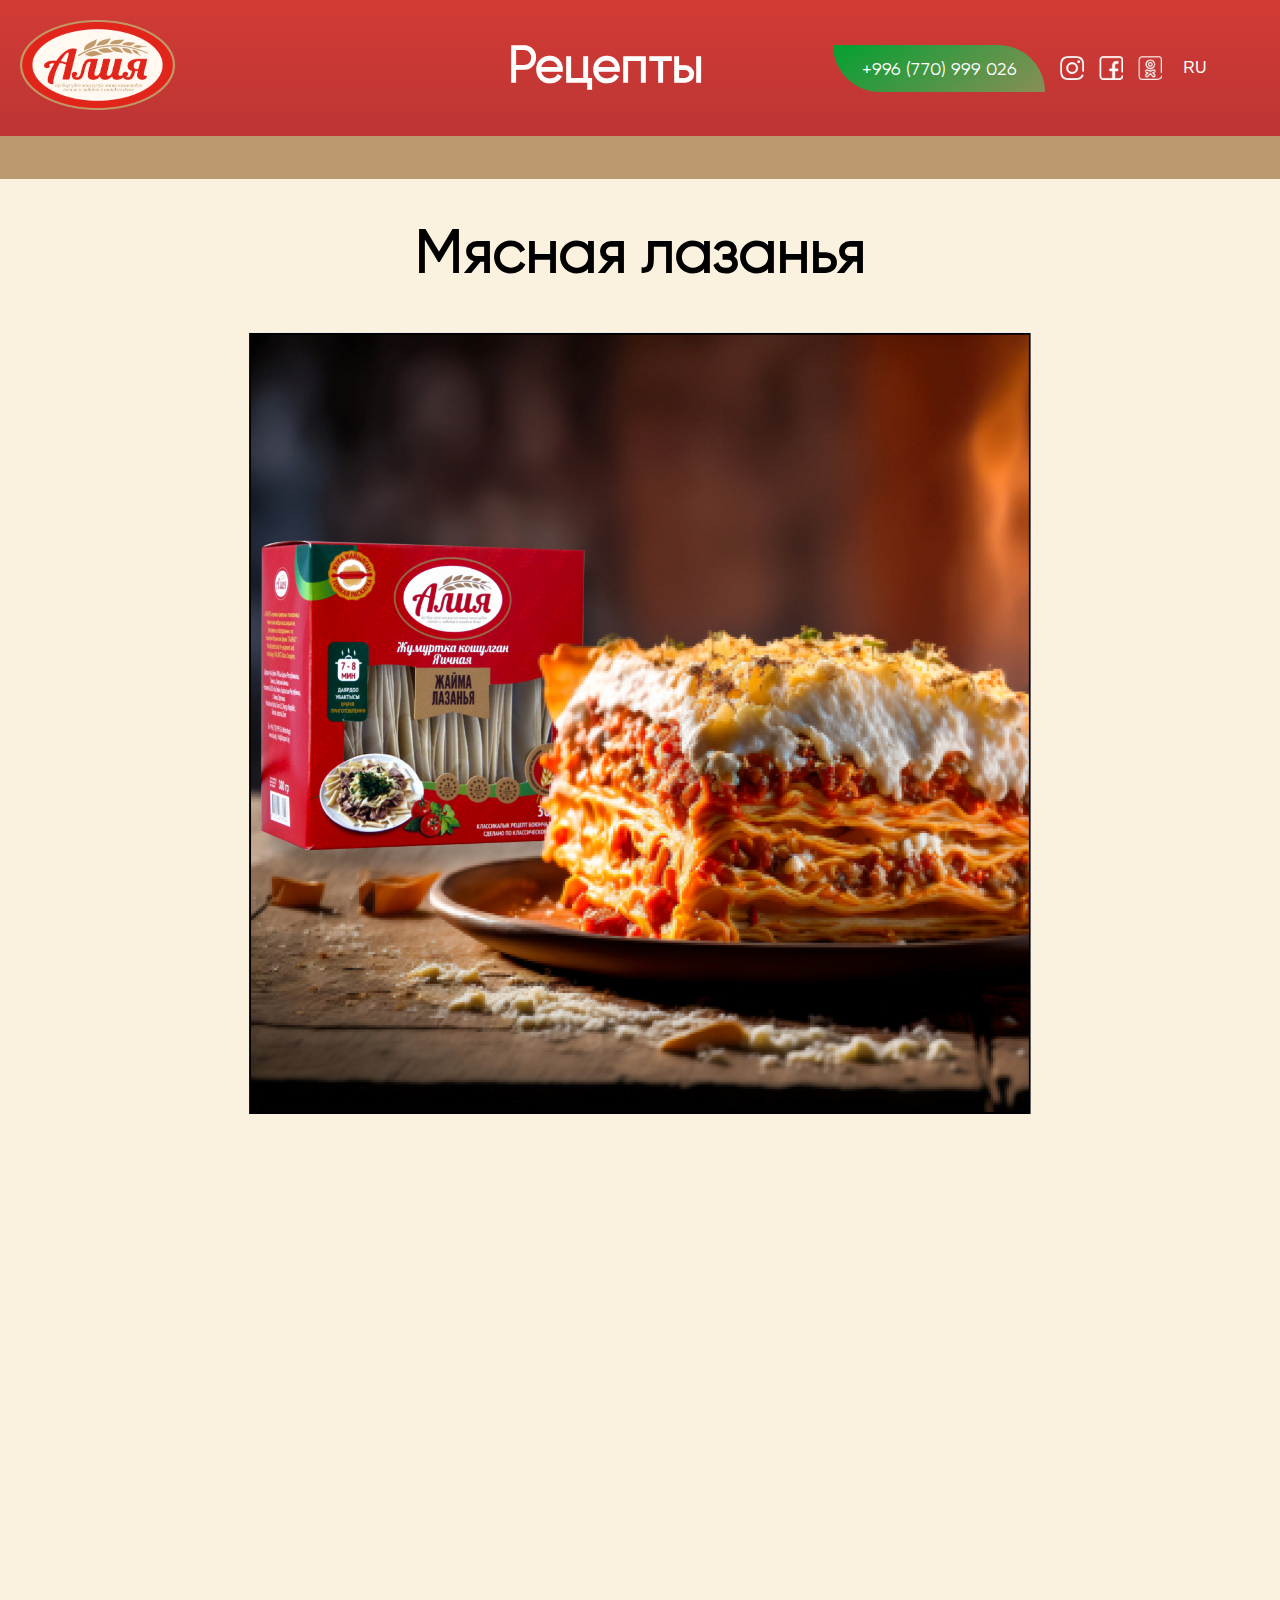
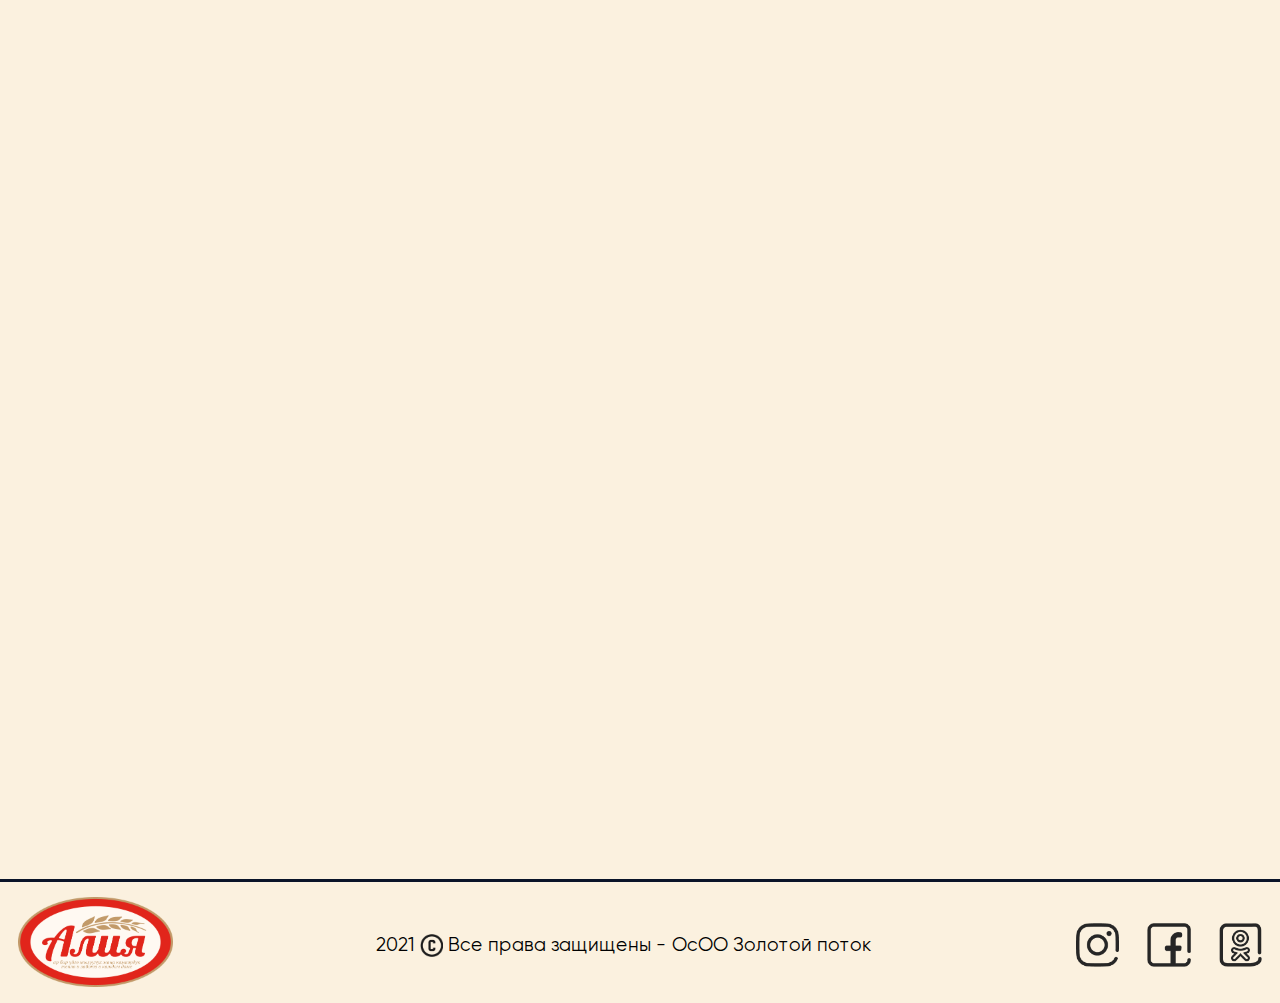
<file: recipe9.html>
<!DOCTYPE html>
<html lang="en">
<head>
    <meta charset="UTF-8">
    <meta http-equiv="X-UA-Compatible" content="IE=edge">
    <meta name="viewport" content="width=device-width, initial-scale=1.0">
    <title>Рецепты</title>
    <link rel="stylesheet" href="css/recipes.css">
</head>
<body>
    <header class="header">
        <nav class="navbar">
            <div class="nav_left">
                <div>
                    <a href="index.html"><img src="img/Frame 3.png" alt=""class="logo_img"></a>                   
                </div>
                <div class="hamburger_menu">
                    <input id="menu__toggle" type="checkbox" />
                    <label class="menu__btn" for="menu__toggle">
                        <span></span>
                    </label>
                    <ul class="nav">
                        <li class="nav_item item_1"><a href="index.html">О нас</a></li>
                        <li class="nav_item"><a href="product.html">Продукция</a></li>
                        <li class="recipe_nav_item"><a href="recipesCatalog.html" class="nav_link">Рецепты</a></li>
                        <li class="nav_item"><a href="recipesCatalog.html">Книга рецептов</a></li>
                        <li class="nav_item"><a href="partners.html" onclick="selectPart(1);">Сотрудничество</a></li>
                        <li class="nav_item"><a href="index.html#footer_title">Контакты</a></li>
                    </ul>
                </div>
            </div>
            <div class="nav_right">
                <div class="nav_number"><p class="nav_number_p">+996 (770) 999 026</p></div>
                <a href="https://www.instagram.com/tm_aliya/" class="nav_icon"><img src="img/Vector (1).png" alt="" class="nav_icon"></a>
                <a href="https://www.facebook.com/tm.aliya" class="nav_icon"><img src="img/Vector (2).png" alt="" class="nav_icon"></a>
                <a href="https://ok.ru/group/60462459519057" class="nav_icon"><img src="img/Group 435.png" alt="" class="nav_icon"></a>
                <div class="nav_dropdown">
                    <button class="nav_lang">RU</button>
                    <div class="nav_lang_cont"><button class="nav_lang_drop">KG</button></div>
                </div>
            </div>    
        </nav>
        <div class="header_line"></div>
    </header>
    <section class="content">
        <h1 class="recipe_title">Мясная лазанья</h1>
        <img src="img/Frame 185 1.jpg" alt="" class="recipe_img">
        <div class="cont_text_wrap">
            <span class="recipe_text">Ингредиенты:</span>
            <p class="recipe_paraph">
                Листы лазаньи  от ТМ Алия - 8 шт. <br/>
                Твёрдый сыр - 170 гр <br/>
                Пармезан - 50 гр <br/>
                Фарш мясной - 380 гр <br/>
                Лук репчатый - 1 шт<br/>
                Морковь - 1 шт<br/>
                Оливковое масло - 2 ст.л<br/>
                Помидоры - 1 шт <br/>
                Томатная паста - 35 гр <br/>
                Вода 100 мл <br/>
                Смесь трав и соль<br/>
            </p>
            <span class="recipe_text">Приготовление:</span>
            <p class="recipe_paraph">
                Начните приготовление с мясного соуса болоньезе. Репчатый лук помойте, очистите и мелко порежьте. Морковь помойте, очистите и натрите на крупной терке. На сковороде с оливковым маслом обжарьте лук до румяного цвета, периодически помешивая, чтобы не подгорел. Добавьте морковь, перемешайте. Обжарьте овощи на среднем огне, до мягкости, около 5 минут. Выложите на сковороду фарш, перемешайте. Обжарьте фарш, помешивая, до изменения цвета, около 10 минут. Снимите с помидора кожицу, а затем натрите его на терке. Добавьте к фаршу томатное пюре и томатную пасту, влейте воду, посолите, перемешайте. Тушите соус под крышкой на медленном огне 10 минут. Добавьте итальянские травы или любые другие специи и приправы по вкусу, перемешайте. Тушите еще 10 минут. Подготовьте листы для лазаньи от ТМ Алия. В кипящей воде отварите их в течении 2-3 минут.
                Верхний слой листов лазаньи смажьте соусом бешамель и посыпьте тертым пармезаном. Запекайте лазанью в разогретой до 180 градусов духовке 35 минут до румяной корочки. Подавайте мясную лазанью в горячем виде.
            </p>
            <span class="recipe_under_text">Приятного аппетита</span>
        </div>
    </section>
    <footer class="recipe_footer">
        <a href="index.html"><img src="img/Frame 3.png" alt=""class="logo_img"></a>
        <p class="footer_text">2021<img src="img/Vector (8).png" alt="" class="footer_icon">Все права защищены - ОсОО Золотой поток</p>
        <div class="footer_icon_wrap">
            <a href="https://www.instagram.com/tm_aliya/" class="footer_link"><img src="img/Vector (3).png" alt="" class="footer_recipe_icon"></a>
            <a href="https://www.facebook.com/tm.aliya " class="footer_link"><img src="img/Vector (4).png" alt="" class="footer_recipe_icon"></a>
            <a href="https://ok.ru/group/60462459519057" class="footer_link"><img src="img/Group 442.png" alt="" class="footer_recipe_icon"></a>
        </div>
    </footer>
    <script src="js/recipes.js"></script>
    <script>
        function selectPart(partNumber) {
            localStorage.setItem('selectedPart', partNumber);
        }
    </script>
</body>
</html>
</file>
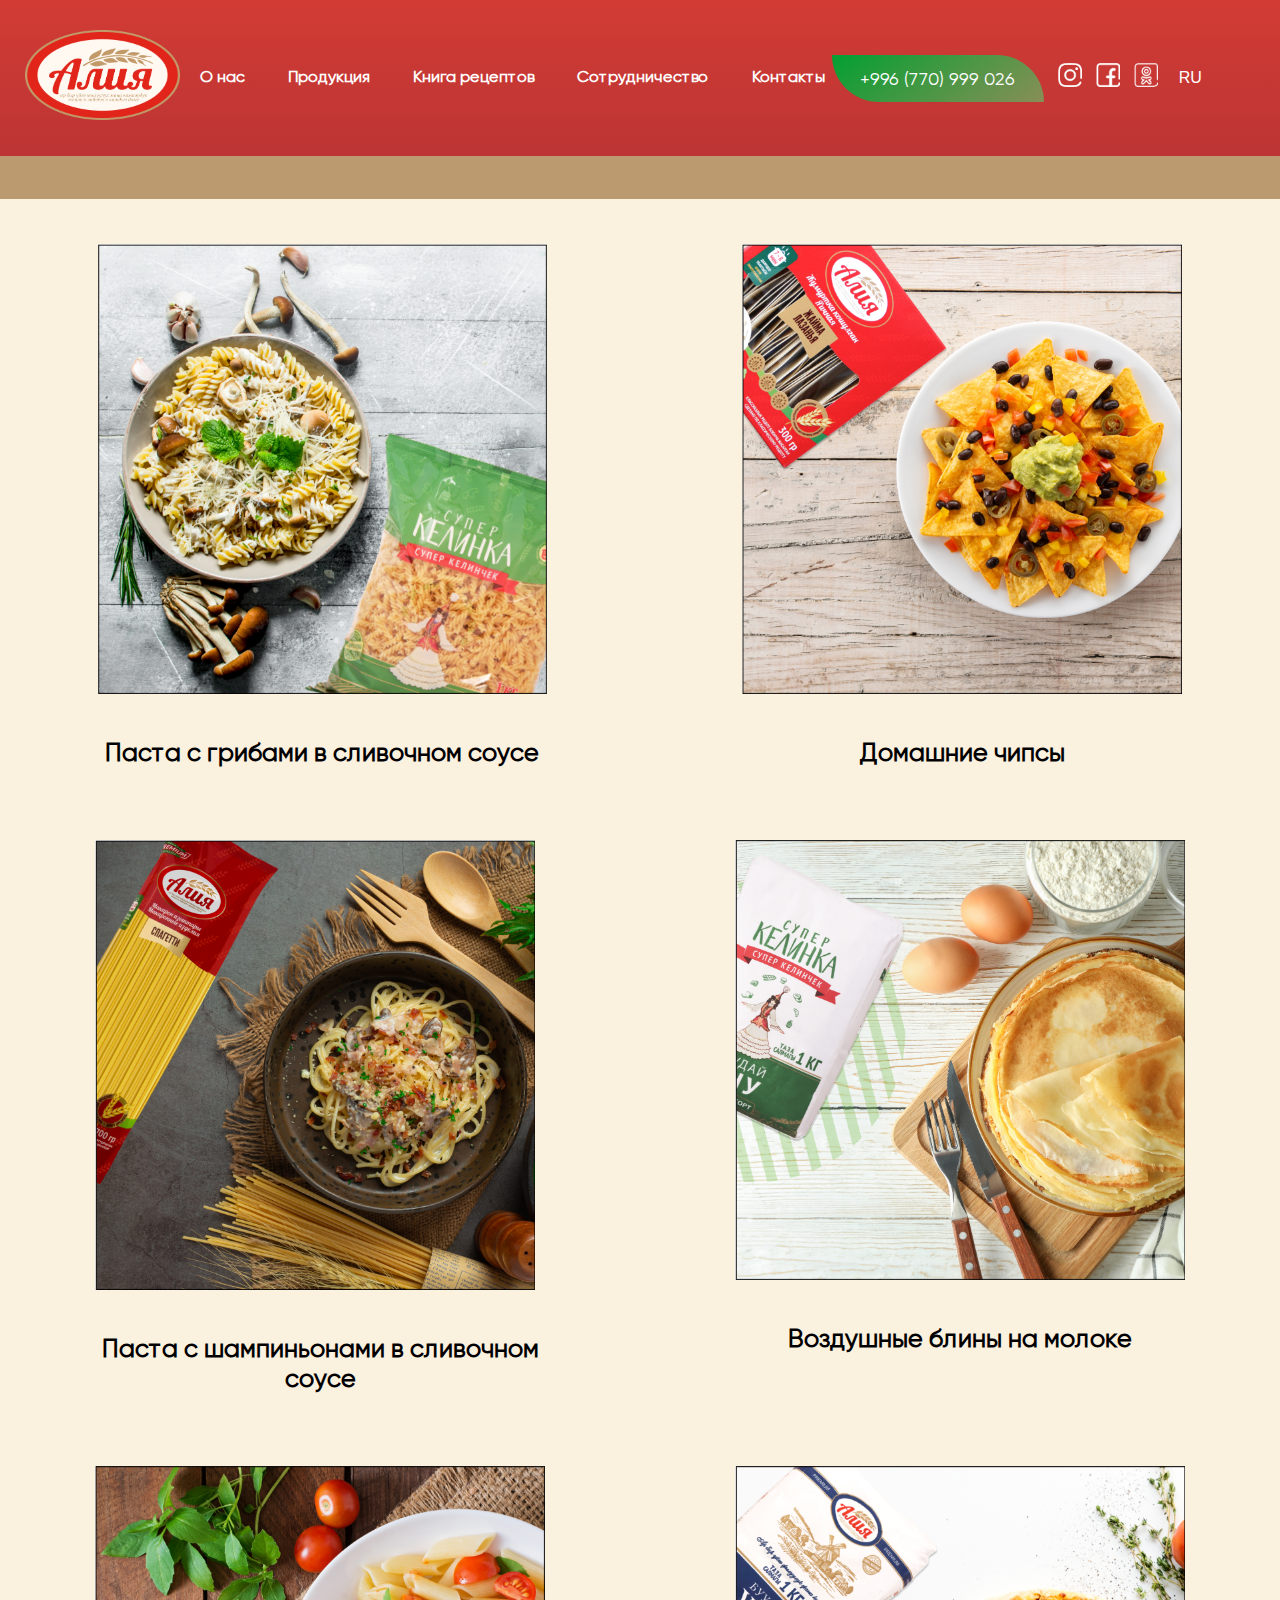
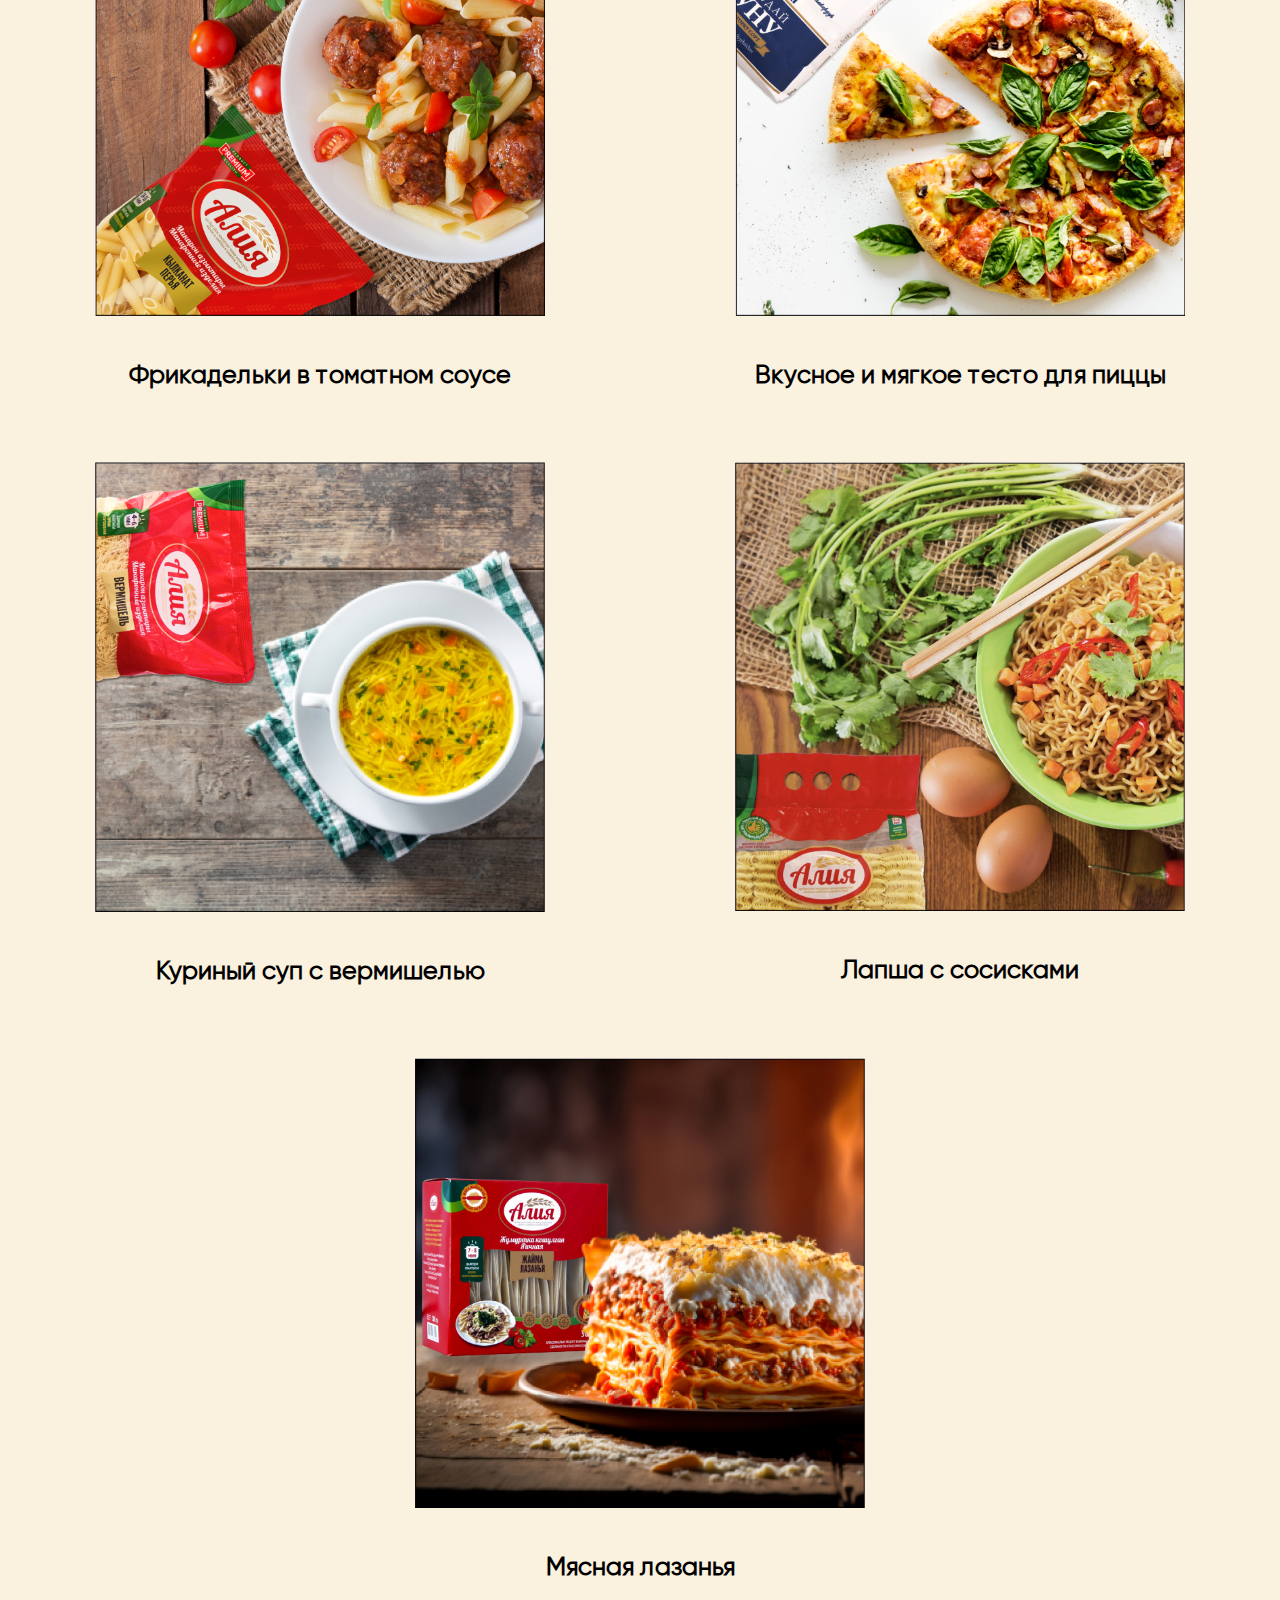
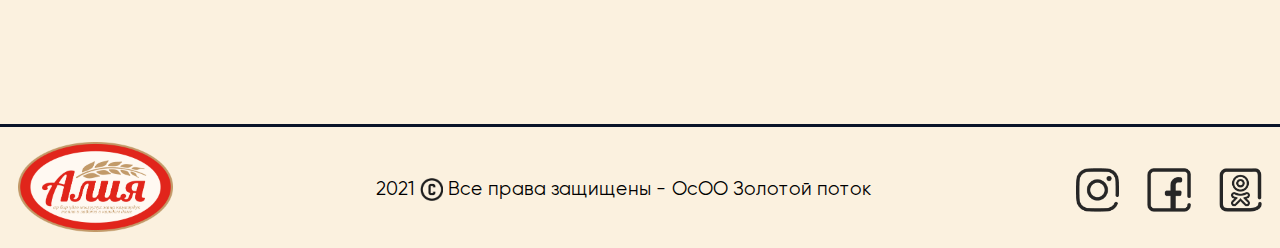
<file: recipesCatalog.html>
<!DOCTYPE html>
<html lang="en">
<head>
    <meta charset="UTF-8">
    <meta http-equiv="X-UA-Compatible" content="IE=edge">
    <meta name="viewport" content="width=device-width, initial-scale=1.0">
    <title>Рецепты</title>
    <link rel="stylesheet" href="css/recipesCatalog.css">
</head>
<body>
    <header class="header">
        <nav class="navbar">
            <div class="nav_left">
                <div>
                    <a href="index.html"><img src="img/Frame 3.png" alt="" class="logo_img"></a>
                </div>
                <div class="hamburger_menu">
                    <input id="menu__toggle" type="checkbox" />
                    <label class="menu__btn" for="menu__toggle">
                        <span></span>
                    </label>
                    <ul class="nav">
                        <li class="nav_item item_1"><a href="index.html">О нас</a></li>
                        <li class="nav_item"><a href="product.html">Продукция</a></li>
                        <li class="nav_item"><a href="recipesCatalog.html">Книга рецептов</a></li>
                        <li class="nav_item"><a href="partners.html" onclick="selectPart(1);">Сотрудничество</a></li>
                        <li class="nav_item"><a href="index.html#footer_title">Контакты</a></li>
                    </ul>
                </div>
            </div>
            <div class="nav_right">
                <div class="nav_number"><p class="nav_number_p">+996 (770) 999 026</p></div>
                <a href="https://www.instagram.com/tm_aliya/" class="nav_icon"><img src="img/Vector (1).png" alt="" class="link_icon"></a>
                <a href="https://www.facebook.com/tm.aliya" class="nav_icon"><img src="img/Vector (2).png" alt="" class="link_icon"></a>
                <a href="https://ok.ru/group/60462459519057" class="nav_icon"><img src="img/Group 435.png" alt="" class="link_icon"></a>
                <div class="nav_dropdown">
                    <button class="nav_lang">RU</button>
                    <div class="nav_lang_cont"><button class="nav_lang_drop">KG</button></div>
                </div>
            </div>    
        </nav>
        <div class="header_line"></div>
    </header>
    <section class="content">
        <ul class="content_list">
            <li class="content_item">
                <a href="recipe.html"class = "contet_link"><img src="img/Frame 163 1.jpg" alt="" class="content_img"></a>
                <span class="content_title">Паста с грибами в сливочном соусе</span>
            </li>
            <li class="content_item">
                <a href="recipe2.html"class = "contet_link"><img src="img/Frame 148 1.jpg" alt="" class="content_img"></a>
                <span class="content_title">Домашние чипсы</span>
            </li>
            <li class="content_item">
                <a href="recipe3.html"class = "contet_link"><img src="img/Frame 203 1.jpg" alt="" class="content_img"></a>
                <span class="content_title">Паста с шампиньонами в сливочном соусе</span>
            </li>
            <li class="content_item">
                <a href="recipe4.html"class = "contet_link"><img src="img/Post2 1.jpg" alt="" class="content_img"></a>
                <span class="content_title">Воздушные блины на молоке</span>
            </li>
            <li class="content_item">
                <a href="recipe5.html"class = "contet_link"><img src="img/21111 1.jpg" alt="" class="content_img"></a>
                <span class="content_title">Фрикадельки в томатном соусе</span>
            </li>
            <li class="content_item">
                <a href="recipe6.html"class = "contet_link"><img src="img/Post32 1.jpg" alt="" class="content_img"></a>
                <span class="content_title">Вкусное и мягкое тесто для пиццы</span>
            </li>
            <li class="content_item">
                <a href="recipe7.html"class = "contet_link"><img src="img/www1.jpg" alt="" class="content_img"></a>
                <span class="content_title">Куриный суп с вермишелью</span>
            </li>
            <li class="content_item">
                <a href="recipe8.html"class = "contet_link"><img src="img/www2.jpg" alt="" class="content_img"></a>
                <span class="content_title">Лапша с сосисками</span>
            </li>
            <li class="content_item">
                <a href="recipe9.html"class = "contet_link"><img src="img/Frame 185 1.jpg" alt="" class="content_img"></a>
                <span class="content_title">Мясная лазанья</span>
            </li>
        </ul>
    </section>
    <footer class="recipe_footer">
        <a href="index.html"><img src="img/Frame 3.png" alt=""class="logo_img"></a>
        <p class="footer_text">2021<img src="img/Vector (8).png" alt="" class="footer_icon">Все права защищены - ОсОО Золотой поток</p>
        <div class="footer_icon_wrap">
            <a href="https://www.instagram.com/tm_aliya/" class="footer_link"><img src="img/Vector (3).png" alt="" class="footer_recipe_icon"></a>
            <a href="https://www.facebook.com/tm.aliya " class="footer_link"><img src="img/Vector (4).png" alt="" class="footer_recipe_icon"></a>
            <a href="https://ok.ru/group/60462459519057" class="footer_link"><img src="img/Group 442.png" alt="" class="footer_recipe_icon"></a>
        </div>
    </footer>
    <script>
        function selectPart(partNumber) {
            localStorage.setItem('selectedPart', partNumber);
        }
    </script>
</body>
</html>
</file>
<file: css/recipesCatalog.css>
@font-face {
    font-family: 'Gilroy';
    src: url('../fonts/Gilroy-Regular.eot');
    src: local('Gilroy Regular'), local('Gilroy-Regular'),
        url('../fonts/Gilroy-Regular.eot?#iefix') format('embedded-opentype'),
        url('../fonts/Gilroy-Regular.woff2') format('woff2'),
        url('../fonts/Gilroy-Regular.woff') format('woff'),
        url('../fonts/Gilroy-Regular.ttf') format('truetype');
    font-weight: normal;
    font-style: normal;
}

 
body,html{
    padding: 0;
    margin: 0;
    overflow-x:hidden;
    font-family: 'Gilroy';
    background-color: #FBF1DF;
    box-sizing: border-box;
}

.header{
    background: linear-gradient(180deg, #D23B34 0%, #B63334 100%);
}

a{
    text-decoration: none;
    color: #FFFFFF;
}

.hamburger_menu{
    width: 100%;
}

#menu__toggle {
    display: none;
}

.navbar{
    display: flex;
    z-index: 3;
    position: relative;
    align-items: center;
    justify-content: space-between;
    margin:0;
    padding: 30px 25px;
}

.nav_left{
    width: 65%;
    display: flex;
    align-items: center;
    justify-content: flex-start;

}

.nav_right{
    display: flex;
    align-items: center;
    justify-content: space-around;
    width: 35%;
}

.nav{
    display: flex;
    padding: 0;
    justify-content: space-between;
    align-items: center;
    font-weight: bold;
}

.link_icon{
    max-width: 24px;
    max-height: 24px;
}

.nav_item{
    list-style-type: none;
}

.item_1{
    margin-left: 20px;
}


.nav_item:hover{
    border-bottom: solid #FFC66C;;
}

.nav_number{
    width: 212px;
    height: 47px;

    background: linear-gradient(144.87deg, #099F33 4.93%, rgba(113, 255, 152, 0.42) 118.58%);
    border-radius: 0px 50px;
    text-align: center;
    color: white;
    font-size: 18px;
    z-index: 2;
}
.nav_number_p{
    margin: 14px 0 13px 0;
}

.nav_icon{
    display: inline-block;

}

.nav_dropdown{
    margin-right: 40px;
}



.nav_lang{
    color: white;
    font-size: 16px;
    background: none;
    border: none;
}

.nav_lang:hover {
    cursor: pointer;
}

.nav_lang_cont{
    display: none;
}

.nav_dropdown:hover div{ 
    display: block;
    position: absolute;
}

.nav_lang_drop{
    width: 40px;
    font-size: 16px;
    border: 0;
    background-color: #FFFFFF;
    padding: 0;
    margin: 0;
}

.nav_lang_drop:hover{
    cursor: pointer;
}

.recipe_nav_item{
    list-style-type: none;
}

.header_line{
    height: 43px;
    background-color: #BB9A6F;
}

.content_list{
    list-style-type: none;
    display: flex;
    justify-content: space-around;
    flex-wrap: wrap;
    padding: 0;
    margin: 45px 0 70px;
}

.content_item{
    max-width: 450px;
}

.content_img{
    max-width: 450px;
    max-height: 450px;
}

.content_title{
    display: block;
    margin: 40px 0 70px;
    text-align: center;
    font-size: 25px;
    font-weight: bold;
}

.partners_img{
    position: absolute;
    top: 150px;
    left: 0;
	right: 0;
    margin: 0 auto;
    display: block;
    max-width: 848px;
    max-height: 460px;
}

.partners_line{
    width: 100%;
    height: 43px;
    background-color: #BB9A6F;
    margin-top: 314px;
}


.partners_block{
    display: flex;
    width: 95%;
    border-radius: 50px;
    box-shadow: -4px -4px 4px rgba(0, 0, 0, 0.25), 4px 4px 10px rgba(0, 0, 0, 0.25);
    margin: 50px auto 110px;
    font-size: 25px;
    font-weight: bold;
    height: 100%;
}

.partners_left{
    text-align: center;
    width: 30%;
    margin: 60px 0 90px;
    border-right: 1px solid rgba(0, 0, 0, 0.5);
    box-shadow: 1px 0 rgba(0, 0, 0, 0.25);
    flex-grow: 1;
}

.partners_right{
    width: 80%;
    font-size: 21px;
}

.partners_right2{
    display: none;
    width: 70%;
    font-size: 18px;
    overflow-x: auto;
}

.partners_title2{
    margin: 80px 0 35px;
    text-align: center;
    font-size: 50px;
    font-weight: bold;
}

.table{
    width: 95%;
    margin: 0 auto 43px;
    border-spacing: 12px;
}

.table_th{
    font-size: 21px;
}

.table_tr{
    text-align: left;
    border-bottom: 1px solid rgba(0, 0, 0, 0.5);
    box-shadow: 0px 1px 0px rgba(0, 0, 0, 0.25);
}
.table_td{
    max-width: 200px;
}

.partners_btn{
    text-align: center;
    padding: 0;
    display: block;
    background: none;
    border: none;
    font-size: 21px;
    font-weight: bold;
    white-space: normal;
    width: 100%;
}

.partners_btn:first-child{
    margin-top: 50%;
}

.partners_btn:last-child{
    margin-top: 40px;
}

.partners_btn:focus{
    color: #1C3090;
}


.partners_btn:hover{
    cursor: pointer;
}

.partners_title{
    margin-top: 10%;
    font-size: 50px;
    font-weight: bold;
    text-align: center;
}

.partners_text_wrap{
    width: 90%;
    margin: 0 auto;
}

.partners_paraph:nth-child(2n){
    margin: 60px 0;
}

.partners_under{
    display: block;
    margin-bottom: 90px;
}

.partners_span{
    display: block;
    margin: 27px 0;
}




.recipe_footer{
    display: flex;
    justify-content: space-between;
    flex-wrap: wrap;
    align-items: center;
    padding: 15px 18px 10px;
    text-align: center;
    border-top: solid #0A1429;
}

.footer_text{
    display: flex;
    justify-content: center;
    font-size: 19px;
    white-space: nowrap;
}

.footer_icon{
    margin: 0 5px;
    max-width: 23px;
    max-height: 23px;
}

.footer_icon_wrap{
    display: flex;
}

.footer_link{
    max-width: 44px;
    max-height: 44px;
    margin-left: 28px;
}

.footer_link:first-child{
    margin-left: 0;
}

.footer_recipe_icon{
    max-width: 44px;
    max-height: 44px;
}
.logo_img{
    height: 90px;
    width: 155px;
}


@media screen and (max-width: 1380px){

}

@media (max-width: 1200px){
    .nav_number{
        display: none;
    }
    .nav_right{
       width:  20%;
    }
    .nav_left{
        width: 90%;
        margin-right: 30px;
    }
    .nav{
        margin: 0;
        width: 100%;
    }
}

@media (max-width: 1000px){
    .nav_right{
        display: none;
    }
}

@media (max-width: 900px){
    .partners_block{
        padding: 1px;
        display: block;
    }
    .partners_right2{
        width: 100%;
    }
    .partners_left{
        width: 90%;
        height: 30%;
        margin: 30px auto 0;
        border-right: none;
        box-shadow: none;
        border-bottom: 1px solid rgba(0, 0, 0, 0.5) ;
    }
    .partners_btn:first-child{
        margin-top: 0;
    }
    .partners_btn:last-child{
        margin-bottom: 20px;
    }
    .partners_right{
        margin-right: 0;
        width: 100%;
        text-align: center;
    }
    .partners_img{
        display: none;
    }
    .partners_line{
        display: none;
    }
    .item_1{
        margin-left: 0;
    }
    .navbar{
        display: block;
    }
    .nav_right{
        display: none;
    }
    .nav_left{
        width: 90%;
        justify-content: space-between;
    }
    .nav{
        width: 100%;
    }
    .recipe_footer{
        justify-content: center;
    }
    .footer_text{
        white-space: normal;
    }
    
}

@media(max-width: 800px){
    .hamburger_menu{
        margin-right: 20px;
    }
    .menu__btn {
        display: flex; /* используем flex для центрирования содержимого */
        align-items: center;  /* центрируем содержимое кнопки */
        position: fixed;
        top: 20px;
        right: 20px;
        width: 26px;
        height: 26px;
        cursor: pointer;
        z-index: 500;
      }
      /* добавляем "гамбургер" */
      .menu__btn > span,
      .menu__btn > span::before,
      .menu__btn > span::after {
        display: block;
        position: absolute;
        width: 100%;
        height: 2px;
        background-color: #FFFFFF;
      }
      .menu__btn > span::before {
        content: '';
        top: -8px;
      }
      .menu__btn > span::after {
        content: '';
        top: 8px;
      }
    /* контейнер меню */
    .nav {
        display: block;
        position: fixed;
        visibility: hidden;
        top: 0;
        right: -100%;
        width: 300px;
        height: 100%;
        margin: 0;
        padding: 80px 0;
        list-style: none;
        text-align: center;
        background-color: #BB9A6F;
        box-shadow: 1px 0px 6px rgba(0, 0, 0, .2);
        z-index: 10;
    }
    /* элементы меню */
    .nav_item {
        display: block;
        padding: 12px 24px;
        color: #FFFFFF;
        font-family: 'Gilroy', sans-serif;
        font-size: 20px;
        font-weight: 600;
        text-decoration: none;
    }
    .nav_item:hover {
        background-color: #CFD8DC;
    }

    #menu__toggle:checked ~ .menu__btn > span {
        transform: rotate(45deg);
      }
      #menu__toggle:checked ~ .menu__btn > span::before {
        top: 0;
        transform: rotate(0);
      }
      #menu__toggle:checked ~ .menu__btn > span::after {
        top: 0;
        transform: rotate(90deg);
      }
      #menu__toggle:checked ~ .nav {
        visibility: visible;
        left: 0;
      }

    .menu__btn > span,
    .menu__btn > span::before,
    .menu__btn > span::after {
    transition-duration: .25s;
    }
    .nav {
    transition-duration: .25s;
    }
    .nav_item {
    transition-duration: .25s;
    }
}



@media(max-width: 700px) {
    .logo_img{
        width: 80px;
        height: 60px;
    }
    .navbar{
        padding: 5px;
    }
    .header_line{
        height: 20px;
    }
    .partners_block{
        margin-top: 20px;
        border: none;
        box-shadow: none;
    }
    .partners_btn{
        font-size: 18px;
    }
    .partners_right{
        font-size: 16px;
    }
    .partners_title{
        font-size: 30px;
    }
    .partners_title2{
        font-size: 30px;
    }
    .table{
        width: 100%;
        margin: 0 0 43px;
    }

    .header_text{
        z-index: 1;
    }
    .recipe_footer{
        padding: 10px;
    }
    .footer_text{
        font-size: 16px;
    }
    .footer_recipe_icon{
        width: 25px;
        height: 25px;
    }
}

@media(max-width: 500px){
}


@media(max-width: 400px){
}
</file>
<file: css/product.css>
@font-face {
    font-family: 'Gilroy';
    src: url('../fonts/Gilroy-Regular.eot');
    src: local('Gilroy Regular'), local('Gilroy-Regular'),
        url('../fonts/Gilroy-Regular.eot?#iefix') format('embedded-opentype'),
        url('../fonts/Gilroy-Regular.woff2') format('woff2'),
        url('../fonts/Gilroy-Regular.woff') format('woff'),
        url('../fonts/Gilroy-Regular.ttf') format('truetype');
    font-weight: normal;
    font-style: normal;
}

 
body,html{
    padding: 0;
    margin: 0;
    overflow-x:hidden;
    font-family: 'Gilroy';
    box-sizing: border-box;
    background: url(../img/фон\ \(1\).png) no-repeat center center fixed;
    background-color: #FBF1DF;
    background-size: cover;
}





a{
    text-decoration: none;
    color: #000;
}


.logo_img{
    height: 90px;
    width: 155px;
}

.hamburger_menu{
    width: 100%;
}

#menu__toggle {
    display: none;
}

.navbar{
    display: flex;
    z-index: 3;
    position: relative;
    align-items: center;
    justify-content: space-between;
    margin:0;
    padding: 30px 25px;
}

.nav_left{
    width: 65%;
    display: flex;
    align-items: center;
    justify-content: flex-start;

}

.nav_right{
    display: flex;
    align-items: center;
    justify-content: space-around;
    width: 35%;
}

.nav{
    display: flex;
    padding: 0;
    justify-content: space-between;
    align-items: center;
    font-weight: bold;
}

.nav_item{
    list-style-type: none;
}

.recipe_nav_item{
    list-style-type: none;
}

.item_1{
    margin-left: 20px;
}


.nav_item:hover {
    border-bottom: solid #FFFFFF;
}



.nav_number{
    width: 212px;
    height: 47px;

    background: linear-gradient(144.87deg, #099F33 4.93%, rgba(113, 255, 152, 0.42) 118.58%);
    border-radius: 0px 50px;
    text-align: center;
    color: white;
    font-size: 18px;
    z-index: 2;
}
.nav_number_p{
    margin: 14px 0 13px 0;
}

.nav_icon{
    display: inline-block;
}

.nav_dropdown{
    margin-right: 40px;
}

.nav_img{
    height: 24px;
    width: 24px;
}


.nav_lang{
    color: #000;
    font-size: 16px;
    background: none;
    border: none;
}

.nav_lang:hover {
    cursor: pointer;
}

.nav_lang_cont{
    display: none;
}

.nav_dropdown:hover div{ 
    display: block;
    position: absolute;
}

.nav_lang_drop{
    width: 40px;
    font-size: 16px;
    border: 0;
    background-color: #FFFFFF;
    padding: 0;
    margin: 0;
}

.nav_lang_drop:hover{
    cursor: pointer;
}


/* section product */

.product {
    width: 100%;
    margin-top: 79px;
}


.product_category {
    width: 152px;
    display: flex;
    flex-direction: column;
    justify-content: center;
    align-items: center;
    height: 100%;
    margin-left: 61px;
}
  
.category_item {
    text-align: center;
    margin-bottom: 45px;
    z-index: 2;
}

.category_item:hover{
    cursor: pointer;
}
  
.item_back {
    height: 102px;
    width: 152px;
    border-radius: 6px;
    position: relative;
    overflow: visible;
    transition: transform 0.3s;
}

.item_back:hover{
    transform: scale(1.2);
}


.category_item:nth-child(1) > .item_back {
    background-color: #EF7771;
}
  
.category_item:nth-child(2) > .item_back {
    background-color: #FFD48F;
}
  
.category_item:nth-child(3) > .item_back {
    background-color: #4BD166;
}
  
.category_item:nth-child(4) > .item_back {
    background-color: #B0D7E7;
}

  
.item_img {
    position: absolute;
    top: -29px; 
    left: 50%; 
    transform: translateX(-50%);
    height: 130px;
    width: 120px;
}


.item_img.first{
    top: -33px;
    height: 134px;
    width: 90px;
}

 
  
.category_span {
    display: inline-block;
    width: 100%;
    margin-top: 10px;
    font-size: 18px;
    font-weight: bold;
    white-space: nowrap;
}

.product_wrapper{
    display: flex;
    justify-content: flex-start;
}


.product_flour {
    display: block;
    margin-left: 100px;
    margin-bottom: 210px;
    margin-right: 100px;
}

.product_card_wrap{
    display: flex;
    width: 100%;
    flex-wrap: nowrap;
}

.product_card_block{
    display: flex;
    flex-wrap:  nowrap;
}

.flour_img{
    position: absolute;
    height: 268.95599365234375px;
    width: 387.493408203125px;
    right: 0;
    top: 191.38671875px;
}

.product_card {
    text-align: center;
    margin-top: 70px;
    margin-left: 50px;
    position: relative;
}

.product_card_second::after{
    content: '';
    position: absolute;
    top:  50%; 
    left: 0; 
    width: 90%; 
    height: 5%; 
    background: rgba(85, 85, 85, 0.2); 
    border-radius: 50%; 
    filter: blur(10px);
    left: 10%;
}

.product_card_first::after{
    content: '';
    position: absolute;
    bottom:  -40px; 
    left: 0; 
    width: 90%; 
    height: 12%; 
    background: rgba(85, 85, 85, 0.2); 
    border-radius: 50%; 
    filter: blur(10px);
    left: 10%;
}


.product_img_mini{
    height: 210px;
    width: 212px;
}

.product_img{
    width: 270px;
    height: 340px;
}

.product_title{
    font-size: 32px;
    white-space: nowrap;
    margin: 50px 0;
}

.product_list{
    list-style-type: none;
    font-size: 29px;
    margin: 0;
    padding: 0;
}

.product_item{
    width: 60%;
    text-align: left;
    margin: 0 auto;
}

.softWheat{
    display: none;
    position: relative;
}

.softWheat_title_block{
    position: absolute;
    top: 0;
    right: 0;
    font-size: 25px;
    color: #FFFFFF;
    background: linear-gradient(235.13deg, #58960D 4.93%, rgba(254, 221, 120, 0.5) 118.58%);
    background-origin: border-box;
    background-clip: content-box, border-box;
    border-radius: 100px 0;
    width: 356px;
    text-align: center;
}

.softWheat_title{
    display: inline-block;
    margin: 20px auto 25px;
    font-size: 25px;
    font-weight: bold;
}

.softWheat_card {
    display: flex;
    align-items: center;
    margin-top: 200px;
}

.softWheat_wrapper{
    display: grid;
    grid-template-columns: 2fr 2fr;
    grid-gap: 90px;
    margin: 80px  0 0 100px;
}



.softWheat_text{
    display: block;
    font-size: 20px;
    font-weight: bold;
    margin-bottom: 20px;
}
  

.softWheat_name {
    writing-mode: vertical-lr;
    font-size: 35px;
    color: rgba(0, 0, 0, 0.2);
    transform: rotate(180deg);
    margin-right: 60px;
}
  
.softWheat_img {
    display: block;
    margin: 0; 
    max-height: 400.12347412109375px;
    max-width: 651.65234375px;
}
.softWheat_img_block{
    position: relative;
}
.softWheat_img_block::after{
    content: '';
    position: absolute;
    bottom:  -60px; 
    width: 90%; 
    height: 12%; 
    background: rgba(85, 85, 85, 0.2); 
    border-radius: 50%; 
    filter: blur(10px);
    left: 0;
}
.soft_img{
    max-height: 382.7420654296875px;
    max-width: 873.86376953125px;
}

.soft_img_block{
    position: relative;
}
.soft_img_block::after{
    content: '';
    position: absolute;
    bottom:  -40px; 
    width: 90%; 
    height: 12%; 
    background: rgba(85, 85, 85, 0.2); 
    border-radius: 50%; 
    filter: blur(10px);
    left: 0;
}



.hardWheat{
    display: none;
}

.hardWheat_title {
    font-size: 25px;
    color: #FFFFFF;
    background: linear-gradient(225deg, #E1251B 4.93%, rgba(254, 221, 120, 0.5) 118.58%);
    background-origin: border-box;
    background-clip: padding-box;
    border-radius: 100px 0;
    width: 356px;
    text-align: center;
    font-weight: 700;
    margin: 0 0 55px 150px;
    padding: 25px 30px;
}

.hardWheat_img{
    max-height: 296.32666015625px;
    max-width: 414.5334777832031px; 
}


.hardWheat_card{
    display: flex;
}

.hardWheat_block{
    margin-top: 50px;
    text-align: right;
}

.hardWheat_img_block{
    position: relative;
}
.hardWheat_img_block::after{
    content: '';
    position: absolute;
    bottom:  -40px; 
    width: 90%; 
    height: 12%; 
    background: rgba(85, 85, 85, 0.2); 
    border-radius: 50%; 
    filter: blur(9px);
    left: 0;
}

.hardWheat_text{
    display: inline-block;
    font-weight: 600;
    font-size: 20px;
    margin-right: 40px;
}

.hardWheat_img_pos{
    display: none;
    position: absolute;
    height: 148px;
    width: 619px;
    left: 209px;
    top: 750px;
    z-index: 1;
}






.gulazyk{
    display: none;
}

.gulazyk_title_block{
    width: 211px;
    font-weight: 700;
    font-size: 25px;
    padding: 19px 30px;
    margin-left: 145px;
    text-align: center;
    vertical-align: middle;
    color: #FFFFFF;
    background: #D60100;
    border-radius: 50px;
}

.gulazyk_card{
    margin-top: 50px;
}

.gulazyk_block{
    padding-top: 50px;
    padding-left: 150px;
}
.gulazyk_img_block{
    position: relative;
}
.gulazyk_img_block::after{
    content: '';
    position: absolute;
    bottom:  -60px; 
    width: 90%; 
    height: 12%; 
    background: rgba(85, 85, 85, 0.2); 
    border-radius: 50%; 
    filter: blur(10px);
    left: 20px;
}

.kesme{
    margin-bottom: 150px;
    display: none;
    justify-content: center;
}

.kesme_wrapper{
    width: 879px;
}

.kesme_title{
    font-family:  sans-serif;
    font-weight: 700;
    width: 513.82px;
    color: #FFFFFF;
    text-align: center;
    padding: 19px 30px;
    background: #A98C6B;
    border-radius: 50px;
    margin-bottom: 50px;
}

.kesme_img_block{
    position: relative;
}

.kesme_img_block::after{
    content: '';
    position: absolute;
    bottom:  -30px; 
    width: 90%; 
    height: 15%; 
    background: rgba(85, 85, 85, 0.2); 
    border-radius: 50%; 
    filter: blur(10px);
    left: 20px;
}



.pasta{
    display: none;
    text-align: center;
    margin-right: 50px;
    margin-left: 60px;
}
 
.pasta_wrapper{
    display: grid;
    grid-template-columns: 1fr 1fr;
    grid-gap: 20px;
}

.pasta_img{
    max-height: 128.373046875px;
    max-width: 132.818603515625px;
    transition: transform 0.3s;
}

.pasta_img:hover{
    transform: scale(1.1);
}

.pasta_text{
    display: block;
    font-size: 20px;
    font-weight: bold;
}

.sort{
    display: flex;
    align-items: center;
    justify-content: center;
    margin-bottom: 160px;
}

.sort_img_block{
    position: relative;
}

.sort_img_block::after{
    content: '';
    position: absolute;
    bottom:  -50px; 
    width: 90%; 
    height: 12%; 
    background: rgba(85, 85, 85, 0.2); 
    border-radius: 50%; 
    filter: blur(10px);
    left: 5%;
}

.sort_img{
    display: block;
    height: 212px;
    width: 231px;
}
.sort_img_last{
    margin-top: 70px;
    height: 292px;
    width: 260px;
}

.sort_text_wrap{
    text-align: center;
    margin-left: 100px;
}

.sort_title{
    font-size: 32px;
}
.sort_text{
    display: block;
    font-size: 29px;
    font-weight: 500;
}


.spaghetti_wrap {
    display: none;
    flex-direction: column; 
    align-items: flex-start;
    width: 70%;
    margin: 0 auto 170px;
}


.title_name{
    display: flex;
    justify-content: end;
    writing-mode: vertical-lr;
    font-size: 35px;
    color: rgba(0, 0, 0, 0.2);
    transform: rotate(180deg);
    margin-right: 60px;
}

.macarons {
    display: none;
    justify-content: center;
}
  
.macarons_img_wrap {
    display: flex;
    justify-content: center; 
    align-items: center; 
    margin-right: 116px;
    position: relative;
}

.macarons_img_wrap::after{
    content: '';
    position: absolute;
    bottom:  -50px; 
    width: 90%; 
    height: 12%; 
    background: rgba(85, 85, 85, 0.2); 
    border-radius: 50%; 
    filter: blur(10px);
    left: 5%;
}

.macarons_img{
    max-height: 316.70147705078125px;
    max-width: 615.3743896484375px;
}

  
.macarons_text_wrap {
    display: grid;
    grid-template-rows: 1fr;
}
  
.macarons_text {
    display: block;
    font-weight: 600;
    font-size: 21px;
    align-self: end;
    margin-top: 30px;
}


.spaghetti{
    display: flex;
    width: 100%;
    justify-content: space-between;
    align-items: flex-end;
    margin: 70px 0 0;
}

.spaghetti_img_block{
    position: relative;
}

.spaghetti_img_block::after{
    content: '';
    position: absolute;
    bottom:  -50px; 
    width: 90%; 
    height: 12%; 
    background: rgba(85, 85, 85, 0.2); 
    border-radius: 50%; 
    filter: blur(10px);
    left: 5%;
}

.spaghetti_img{
    max-height: 276.750732421875px;
    max-width: 169.79360961914062px;
}

.last-spaghetti-img{
    max-height: 288.1614990234375px;
    max-width: 223.57843017578125px;
}

.spaghetti_card_wrap{
    display: flex;
}

.spaghetti_text_wrap{
    margin-top: 60px;
}

.spaghetti_text{
    margin-top: 13px;
    display: block;
    font-weight: 600;
    font-size: 18px;
}

.lasagna{
    display: flex;
    margin-top: 50px;
    align-items: end; 
}

.lasagna_img_block{
    position: relative;
}
.lasagna_img_block::after{
    content: '';
    position: absolute;
    bottom:  -40px; 
    width: 90%; 
    height: 12%; 
    background: rgba(85, 85, 85, 0.2); 
    border-radius: 50%; 
    filter: blur(10px);
    left: 5%;
}


.lasagna_card{
    position: relative;
}

.lasagna_card::after{
    content: '';
    position: absolute;
    bottom:  -25px; 
    width: 85%; 
    height: 12%; 
    background: rgba(85, 85, 85, 0.2); 
    border-radius: 50%; 
    filter: blur(10px);
    left: 2%;
    transform: rotate(6deg)
}

.lasagna_text{
    display: block;
    font-weight: 600;
    font-size: 18px;
    margin-top: 13px;
    text-align: center;

}

.lasagna_img{
    margin-top: 23px;
    max-height: 241.93893432617188px;
    max-width: 405.3095703125px;
}

.last-lasagna-img{
    max-height: 163.2478485107422px;
    max-width: 351.927978515625px;
}

.noodles{
    margin-top: 90px;
    display: flex;
}

.noodles_card{
 align-self: flex-end;
 margin-left: 50px;
 position: relative;
}

.noodles_img_block{
    position: relative;
}
.noodles_img_block::after{
    content: '';
    position: absolute;
    bottom:  -40px; 
    width: 100%; 
    height: 12%; 
    background: rgba(85, 85, 85, 0.2); 
    border-radius: 50%; 
    filter: blur(10px);
    left: 5%;
}



.noodles_card::after{
    content: '';
    position: absolute;
    bottom:  -40px; 
    width: 90%; 
    height: 12%; 
    background: rgba(85, 85, 85, 0.2); 
    border-radius: 50%; 
    filter: blur(10px);
    left: 2%;
}

.noodles_text_wrap{
    display: flex;
    justify-content: space-between;
}

.noodles_text{
    margin-top: 13px;
    display: block;
    font-weight: 600;
    font-size: 18px;
}


.noodles_img{
    max-height: 281.1700134277344px;
    max-width: 205.523193359375px;
}
.noodles_card .noodles_img:nth-child(2) {
    margin-top: 29px;
    max-height: 233.44534301757812px;
    max-width: 528.574951171875px;
}


.wheat_img{
    display: none;
    position: absolute;
    right: 0;
    max-height: 268.95599365234375px;
    max-width: 387.493408203125px;
}

.kitlap_card{
    margin-top: 0 ;
    justify-content: center;
}

.softWheat_kitlap{
    margin-bottom: 200px;
}

.kitlap_wrapper{
    display: flex;
    justify-content: center;
    margin: 80px 0 0;
}

.kesme_img{
    max-height: 252.94801330566406px;
    max-width: 878.7744140625px;
}




/* section footer */
.recipe_footer{
    display: flex;
    justify-content: space-between;
    flex-wrap: wrap;
    align-items: center;
    padding: 15px 18px 10px;
    text-align: center;
    border-top: 5px solid #FFFFFF;
    background: #FEC165;
    color: #fff;
}

.footer_text{
    display: flex;
    justify-content: center;
    font-size: 19px;
    white-space: nowrap;
}

.footer_icon{
    margin: 0 5px;
    max-width: 20px;
    max-height: 20px;
}

.footer_icon_wrap{
    display: flex;
}

.footer_link{
    max-width: 44px;
    max-height: 44px;
    margin-left: 28px;
}

.footer_link:first-child{
    margin-left: 0;
}

.footer_recipe_icon{
    max-width: 39px;
    max-height: 39px;
}



@media (max-width: 1320px) {
    .product_card_block{
        flex-wrap: wrap;
    }    
}

@media (max-width: 768px) {
    .product_card {
      width: 50%;
    }
  }
  
@media (max-width: 480px) {
    .product_card {
      width: 100%;
    }
}

@media (max-width: 1200px){
    .product {
        flex-wrap: wrap;
    }
    .product_wrapper{
        flex-wrap: wrap;
        justify-content: center;
    }
    .flour_img{
        display: none;
    }
    .pasta_wrapper{
        grid-template-columns: 1fr 1fr 1fr 1fr 1fr;
        margin-bottom: 100px;
    }
    .product_card_wrap{
        justify-content: center;
    }
    .product_card_block{
        justify-content: center;
    }
    .product_flour {
        margin-left: 0;
        margin-right: 0;
    }
    .product_category {
        flex-direction: row;
        width: 100%;
        justify-content: space-around;
        margin-left: 0;
    }
    .product_card {
        margin-left: 50px;
    }
    .product_item{
        width: 100%;
        text-align: center;
    }
    .nav_number{
        display: none;
    }
    .nav_right{
       width:  20%;
    }
    .nav_left{
        width: 90%;
        margin-right: 30px;
    }
    .nav{
        margin: 0;
        width: 100%;
    }
    .wheat_img{
        display: none;
    }
    .hardWheat{
        margin-bottom: 50px;
    }
    .hardWheat_img_pos{
        display: none;
    }
    .gulazyk{
        margin: 0 auto;
    }
    .hardWheat{
        margin: 0 auto;
    }
    .softWheat{
        margin: 0 auto;
    }
    .softWheat_img{
        margin: 0 auto;
    }
    .pasta{
        margin: 0 auto;
    }
}



@media (max-width: 1000px){
    .nav_right{
        display: none;
    }
    .spaghetti{
        display: block;
        text-align: center;
    }
    .spaghetti_card_wrap{
        display: block;
    }
    .spaghetti_card{
        margin: 50px auto 0;
    }
    .spaghetti_text_wrap{
        margin-top: 20px;
    }
    .lasagna{
        display: block;
        margin: 50px auto 0;
        text-align: center;
    }
    .lasagna_card{
        margin-top: 30px;
    }
    .noodles{
        display: block;
        margin: 70px auto 0;
    }
    .noodles_img{
        display: block;
        margin: 0 auto;
    }
    .noodles_card{
        margin: 30px 0 0; 
    }
    .title_name{
        writing-mode: initial;
        font-size: 35px;
        color: rgba(0, 0, 0, 0.2);
        transform: none;
        margin: 20px 0;
        text-align: center;
    }
    .macarons{
        text-align: center;
    }
}


@media (max-width: 900px){
    .macarons_img_wrap{
        margin-right: 0;
        max-width: 100%;
        height: auto;
    } 
    .macarons{
        display: none;
    }
    .macarons_text{
        text-align: center;
    }
    .item_1{
        margin-left: 0;
    }
    .navbar{
        display: block;
    }
    .nav_right{
        display: none;
    }
    .nav_left{
        width: 90%;
        justify-content: space-between;
    }
    .nav{
        width: 100%;
    }
    .recipe_footer{
        justify-content: center;
    }
    .footer_text{
        white-space: normal;
    }
    
}


@media(max-width: 800px){
    .hamburger_menu{
        margin-right: 20px;
    }
    .menu__btn {
        display: flex; /* используем flex для центрирования содержимого */
        align-items: center;  /* центрируем содержимое кнопки */
        position: fixed;
        top: 20px;
        right: 20px;
        width: 26px;
        height: 26px;
        cursor: pointer;
        z-index: 500;
      }
      /* добавляем "гамбургер" */
      .menu__btn > span,
      .menu__btn > span::before,
      .menu__btn > span::after {
        display: block;
        position: absolute;
        width: 100%;
        height: 2px;
        background-color: #FFFFFF;
      }
      .menu__btn > span::before {
        content: '';
        top: -8px;
      }
      .menu__btn > span::after {
        content: '';
        top: 8px;
      }
    /* контейнер меню */
    .nav {
        display: block;
        position: fixed;
        visibility: hidden;
        top: 0;
        right: -100%;
        width: 300px;
        height: 100%;
        margin: 0;
        padding: 80px 0;
        list-style: none;
        text-align: center;
        background-color: #BB9A6F;
        box-shadow: 1px 0px 6px rgba(0, 0, 0, .2);
        z-index: 10;
    }
    /* элементы меню */
    .nav_item {
        display: block;
        padding: 12px 24px;
        color: #FFFFFF;
        font-family: 'Gilroy', sans-serif;
        font-size: 20px;
        font-weight: 600;
        text-decoration: none;
    }
    .nav_item:hover {
        background-color: #CFD8DC;
    }

    #menu__toggle:checked ~ .menu__btn > span {
        transform: rotate(45deg);
      }
      #menu__toggle:checked ~ .menu__btn > span::before {
        top: 0;
        transform: rotate(0);
      }
      #menu__toggle:checked ~ .menu__btn > span::after {
        top: 0;
        transform: rotate(90deg);
      }
      #menu__toggle:checked ~ .nav {
        visibility: visible;
        left: 0;
      }

    .menu__btn > span,
    .menu__btn > span::before,
    .menu__btn > span::after {
    transition-duration: .25s;
    }
    .nav {
    transition-duration: .25s;
    }
    .nav_item {
    transition-duration: .25s;
    }
    
    .product_flour {
        justify-content: center;
    }

    .product_card{
        margin-left: 20px;
    }

    .softWheat_card{
        display: block;
        margin-top: 100px;
    }
    .softWheat_name{
        writing-mode: initial;
        font-size: 35px;
        color: rgba(0, 0, 0, 0.2);
        transform: none;
        margin: 20px 0;
        text-align: center;
    }
    
    .pasta_wrapper{
        grid-template-columns: 1fr 1fr 1fr;
        margin-bottom: 0;
    }
    .gulazyk_title_block{
        width: 70%;
        margin: 0 auto;
        font-size: 20px;
    }
    .gulazyk_block{
        padding: 0;
        text-align: center;
        margin-top: 30px;
    }
    .kesme_wrapper{
        margin-top: 50px;
        width: 100%;
    }
    .kesme_title{
        margin: 0 auto 40px;
        width: 70%;
        font-size: 20px;
    }
    .kesme_img{
        width: 90%;
    }
    .hardWheat_card{
        display: block;
        text-align: center;
    }
    .hardWheat_img{
        margin: 0 auto;
    }
    .hardWheat_block{
        display: flex;
        justify-content: space-around;
    }
    .hardWheat_text{
        margin: 0;
    }
    .macarons{
        margin-top: 50px;
    }
    .spaghetti_wrap{
        width: 100%;
    }
    .noodles_text_wrap{
        justify-content: space-around;
    }
}   


@media(max-width: 700px) {
    .sort{
        display: block;
    }
    .sort_img{
        margin: 0 auto;
    }
    .sort_img:last-child{
        margin: 20px auto;
    }
    .sort_text_wrap{
        margin-left: 0;
    }
    .macarons_img{
        width: 90%;
    }
    .hardWheat_title{
        margin: 0;
    }
    .product_category {
        flex-wrap: wrap;
    }
    .logo_img{
        width: 80px;
        height: 60px;
    }
    .navbar{
        padding: 5px;
    }
    .softWheat_title_block{
        position: static;
        display: block;
        margin: 0 auto;
        width: 90%;
    }
    .recipe_footer{
        display: block;
        padding: 10px;
    }
    .footer_text{
        display: flex;
        align-items: center;
        justify-content: center;
        text-align: center;
        font-size: 19px;
    }
    .footer_icon_wrap {
        justify-content: center;
    }
    .footer_recipe_icon{
        width: 25px;
        height: 25px;
    }
    .kesme_wrapper{
        text-align: center;
    }
    .softWheat_img{
        width: 90%;
    }
}

@media (max-width: 600px){
    .noodles{
        width: 100%;
    }
    .lasagna{
        width: 100%;
        text-align: center;
    }
    .noodles_text_wrap{
        display: block;
        text-align: center;
    }
    .noodles_card{
        margin-top: 70px;
    }
    .lasagna_img{
        width: 90%;
    }
    .noodles_img:last-child{
        width: 90%;
    }
}

@media (max-width: 500px){
    .product_card_wrap{
        flex-wrap: wrap;
    }
    .hardWheat_title{
       display: none;
    }
    .softWheat_card{
        margin-top: 50px;
    }
    .softWheat_name{
        font-size: 20px;
    }
    .softWheat_block{
        text-align: center;
    }
    .title_name{
        font-size: 20px;
    }
    
    .softWheat_wrapper{
        margin: 20px 0;
    }
    .softWheat_text{
        font-size: 15px;
    }
    .pasta_img{
        width: 90px;
        height: 90px;
    }
    .pasta_wrapper{
        grid-template-columns: 1fr 1fr;
    }
    .pasta_text{
        font-size: 15px;
    }
    
}

@media (max-width: 400px){

    .product_category{
        display: block;
    }
    .item_back{
        margin: 0 auto;
    }
    
    .softWheat_title{
        font-size: 20px;
    }
    .softWheat_wrapper{
        grid-gap: 5px;
        grid-template-columns: 1fr;
    }
    .kitlap_wrapper{
        display: grid;
        grid-template-columns: 1fr;
    }
    .softWheat_kitlap{
        margin-bottom: 50px;
    }
    .hardWheat_block{
        display: block;
        text-align: center;
    }
    .hardWheat_text{
        display: block;
        font-size: 15px;
        margin-top: 10px;
    }
}
</file>
<file: css/recipes.css>
@font-face {
    font-family: 'Gilroy';
    src: url('../fonts/Gilroy-Regular.eot');
    src: local('Gilroy Regular'), local('Gilroy-Regular'),
        url('../fonts/Gilroy-Regular.eot?#iefix') format('embedded-opentype'),
        url('../fonts/Gilroy-Regular.woff2') format('woff2'),
        url('../fonts/Gilroy-Regular.woff') format('woff'),
        url('../fonts/Gilroy-Regular.ttf') format('truetype');
    font-weight: normal;
    font-style: normal;
}

 
body,html{
    padding: 0;
    margin: 0;
    overflow-x:hidden;
    font-family: 'Gilroy';
    background-color: #FBF1DF;
}

.header{
    /* padding: 1px; */
    background: linear-gradient(180deg, #D23B34 0%, #B63334 100%);
}

a{
    text-decoration: none;
    color: #FFFFFF;
}

.hamburger_menu{
    width: 100%;
}

#menu__toggle {
    display: none;
}

.navbar{
    display: flex;
    z-index: 3;
    position: relative;
    align-items: center;
    justify-content: space-between;
    margin: 0;
    padding: 20px 20px;
}

.nav_left{
    width: 65%;
    display: flex;
    align-items: center;
    justify-content: flex-start;

}

.nav_right{
    display: flex;
    align-items: center;
    justify-content: space-around;
    width: 35%;
}

.nav{
    display: flex;
    padding: 0;
    align-items: center;
    font-weight: bold;
}

.nav_item{
    display: none;
    list-style-type: none;
}

.recipe_nav_item{
    position: absolute;
    list-style-type: none;
    right: 45%;
    z-index: 5;
}

.item_1{
    margin-left: 10%;
}

.nav_link{
    font-size: 50px;
}

.nav_link:hover{
    border-bottom: solid #FFC66C;;
}

.nav_number{
    width: 212px;
    height: 47px;

    background: linear-gradient(144.87deg, #099F33 4.93%, rgba(113, 255, 152, 0.42) 118.58%);
    border-radius: 0px 50px;
    text-align: center;
    color: white;
    font-size: 18px;
    z-index: 2;
}
.nav_number_p{
    margin: 14px 0 13px 0;
}

.nav_icon{
    display: inline-block;
    width: 24px;
    height: 24px;
}

.nav_dropdown{
    margin-right: 40px;
}



.nav_lang{
    color: white;
    font-size: 16px;
    background: none;
    border: none;
}

.nav_lang:hover {
    cursor: pointer;
}

.nav_lang_cont{
    display: none;
}

.nav_dropdown:hover div{ 
    display: block;
    position: absolute;
}

.nav_lang_drop{
    width: 40px;
    font-size: 16px;
    border: 0;
    background-color: #FFFFFF;
    padding: 0;
    margin: 0;
}

.nav_lang_drop:hover{
    cursor: pointer;
}

.header_line{
    height: 43px;
    background-color: #BB9A6F;
}


/* content section */

@keyframes slideIn {
    0% {
      opacity: 0; /* Начальное состояние — текст невидимый */
      transform: translateY(-100%); /* Начальное состояние — текст вне видимой области сверху */
    }
    100% {
      opacity: 1; /* Конечное состояние — текст видимый */
      transform: translateY(0); /* Конечное состояние — текст расположен в исходной позиции */
    }
}

.recipe_title{
    font-size: 60px;
    text-align: center;
    animation: slideIn 1s ease-in-out;
}




@keyframes fadeIn {
    from {
      opacity: 0; 
    }
    to {
      opacity: 1; 
    }
}


.recipe_img{
    display: block;
    max-width: 782px;
    max-height: 782px;
    margin: 0 auto;
    animation: fadeIn 1s ease-in-out;
}

.cont_text_wrap{
    max-width: 785px;
    margin: 40px auto 0;
}

.recipe_text{
    font-size: 25px;
    font-weight: bold;
}

.recipe_paraph{
    font-size: 25px;
    margin-top: 0;
    line-height: 38px;
}

.recipe_under_text{
    display: block;
    font-size: 25px;
    margin: 30px 0 40px;
}

@keyframes slideRight {
    0% {
      opacity: 0; /* Начальное состояние — текст невидимый */
      transform: translateX(-100%); /* Начальное состояние — текст вне видимой области слева */
    }
    100% {
      opacity: 1; /* Конечное состояние — текст видимый */
      transform: translateX(0); /* Конечное состояние — текст расположен в исходной позиции */
    }
}

.recipe_text, .recipe_paraph, .recipe_under_text{
    opacity: 0; 
    animation: slideRight 1s ease-in-out; 
    animation-fill-mode: forwards;
}

.logo_img{
    max-height: 90px;
    max-width: 155px;
}


/* end section content */

.recipe_footer{
    display: flex;
    justify-content: space-between;
    flex-wrap: wrap;
    align-items: center;
    padding: 15px 18px 10px;
    text-align: center;
    border-top: solid #0A1429;
}

.footer_text{
    display: flex;
    justify-content: center;
    font-size: 19px;
    white-space: nowrap;
}

.footer_icon{
    margin: 0 5px;
    max-width: 23px;
    max-height: 23px;
}

.footer_icon_wrap{
    display: flex;
}

.footer_link{
    max-width: 44px;
    max-height: 44px;
    margin-left: 28px;
}

.footer_link:first-child{
    margin-left: 0;
}

.footer_recipe_icon{
    max-width: 44px;
    max-height: 44px;
}


@media screen and (max-width: 1380px){

}

@media (max-width: 1200px){
    .nav_number{
        display: none;
    }
    .nav_right{
       width:  20%;
    }
    .nav_left{
        width: 90%;
        margin-right: 30px;
    }
    .nav{
        margin: 0;
        width: 100%;
    }
}

@media (max-width: 900px){
    .recipe_nav_item{
        right: 35%;
    }
    .navbar{
        display: block;
    }
    .nav_right{
        display: none;
    }
    .nav_left{
        width: 90%;
        justify-content: space-between;
    }
    .nav{
        width: 100%;
    }
    .recipe_footer{
        justify-content: center;
    }
    .footer_text{
        white-space: normal;
    }
    .footer_recipe_icon{
        width: 24px;
        height: 24px;
    }
}

@media(max-width: 800px){
    .nav_left{
        width: 100%;
    }
    .hamburger_menu{
        margin-right: 20px;
    }
    .cont_text_wrap{
        text-align: center;
    }
    .recipe_footer{
        display: block;
    }
    .footer_icon_wrap{
        display: flex;
        justify-content: center;
    }
}



@media(max-width: 700px) {
    .item_1{
        margin-left: 0;
    }
    .recipe_nav_item{
        display: none;
    }
    .menu__btn {
        display: flex; /* используем flex для центрирования содержимого */
        align-items: center;  /* центрируем содержимое кнопки */
        position: fixed;
        top: 20px;
        right: 20px;
        width: 26px;
        height: 26px;
        cursor: pointer;
        z-index: 500;
      }
      /* добавляем "гамбургер" */
      .menu__btn > span,
      .menu__btn > span::before,
      .menu__btn > span::after {
        display: block;
        position: absolute;
        width: 100%;
        height: 2px;
        background-color: #FFFFFF;
      }
      .menu__btn > span::before {
        content: '';
        top: -8px;
      }
      .menu__btn > span::after {
        content: '';
        top: 8px;
      }
    /* контейнер меню */
    .nav {
        display: block;
        position: fixed;
        visibility: hidden;
        top: 0;
        right: -100%;
        width: 300px;
        height: 100%;
        margin: 0;
        padding: 80px 0;
        list-style: none;
        text-align: center;
        background-color: #FFE5BB;
        box-shadow: 1px 0px 6px rgba(0, 0, 0, .2);
        z-index: 10;
    }
    /* элементы меню */
    .nav_item {
        display: block;
        padding: 12px 24px;
        color: #FFFFFF;
        font-family: 'Gilroy', sans-serif;
        font-size: 20px;
        font-weight: 600;
        text-decoration: none;
    }
    .nav_item:hover {
        background-color: #CFD8DC;
    }

    #menu__toggle:checked ~ .menu__btn > span {
        transform: rotate(45deg);
      }
      #menu__toggle:checked ~ .menu__btn > span::before {
        top: 0;
        transform: rotate(0);
      }
      #menu__toggle:checked ~ .menu__btn > span::after {
        top: 0;
        transform: rotate(90deg);
      }
      #menu__toggle:checked ~ .nav {
        visibility: visible;
        left: 0;
      }

    .menu__btn > span,
    .menu__btn > span::before,
    .menu__btn > span::after {
    transition-duration: .25s;
    }
    .nav {
    transition-duration: .25s;
    }
    .nav_item {
    transition-duration: .25s;
    }

    .header_text{
        z-index: 1;
    }
}

@media(max-width: 600px){

    .recipe_img{
        display: none;
    }
    .recipe_title{
        font-size: 30px;
    }
    .recipe_text{
        font-size: 20px;
    }
    .recipe_paraph{
        font-size: 20px;
    }
}

@media(max-width: 500px){
}


@media(max-width: 400px){
}
</file>
